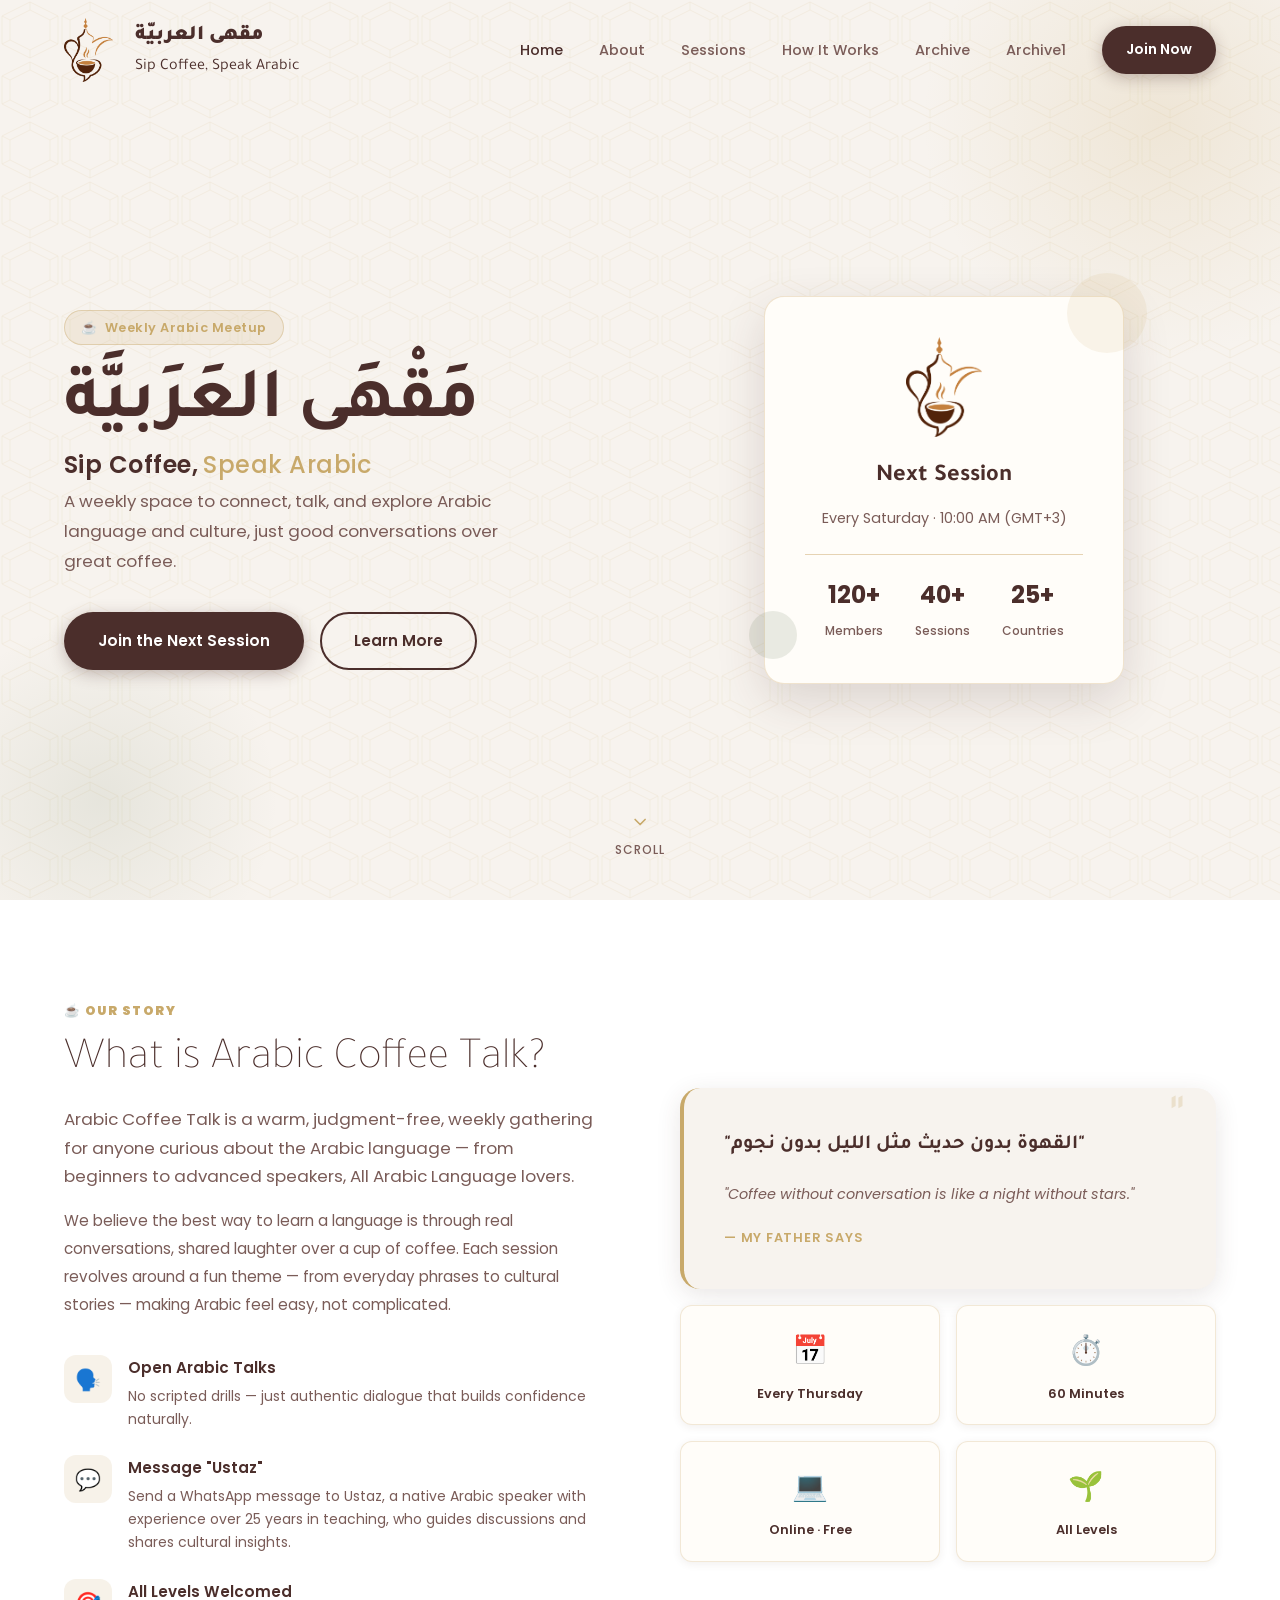
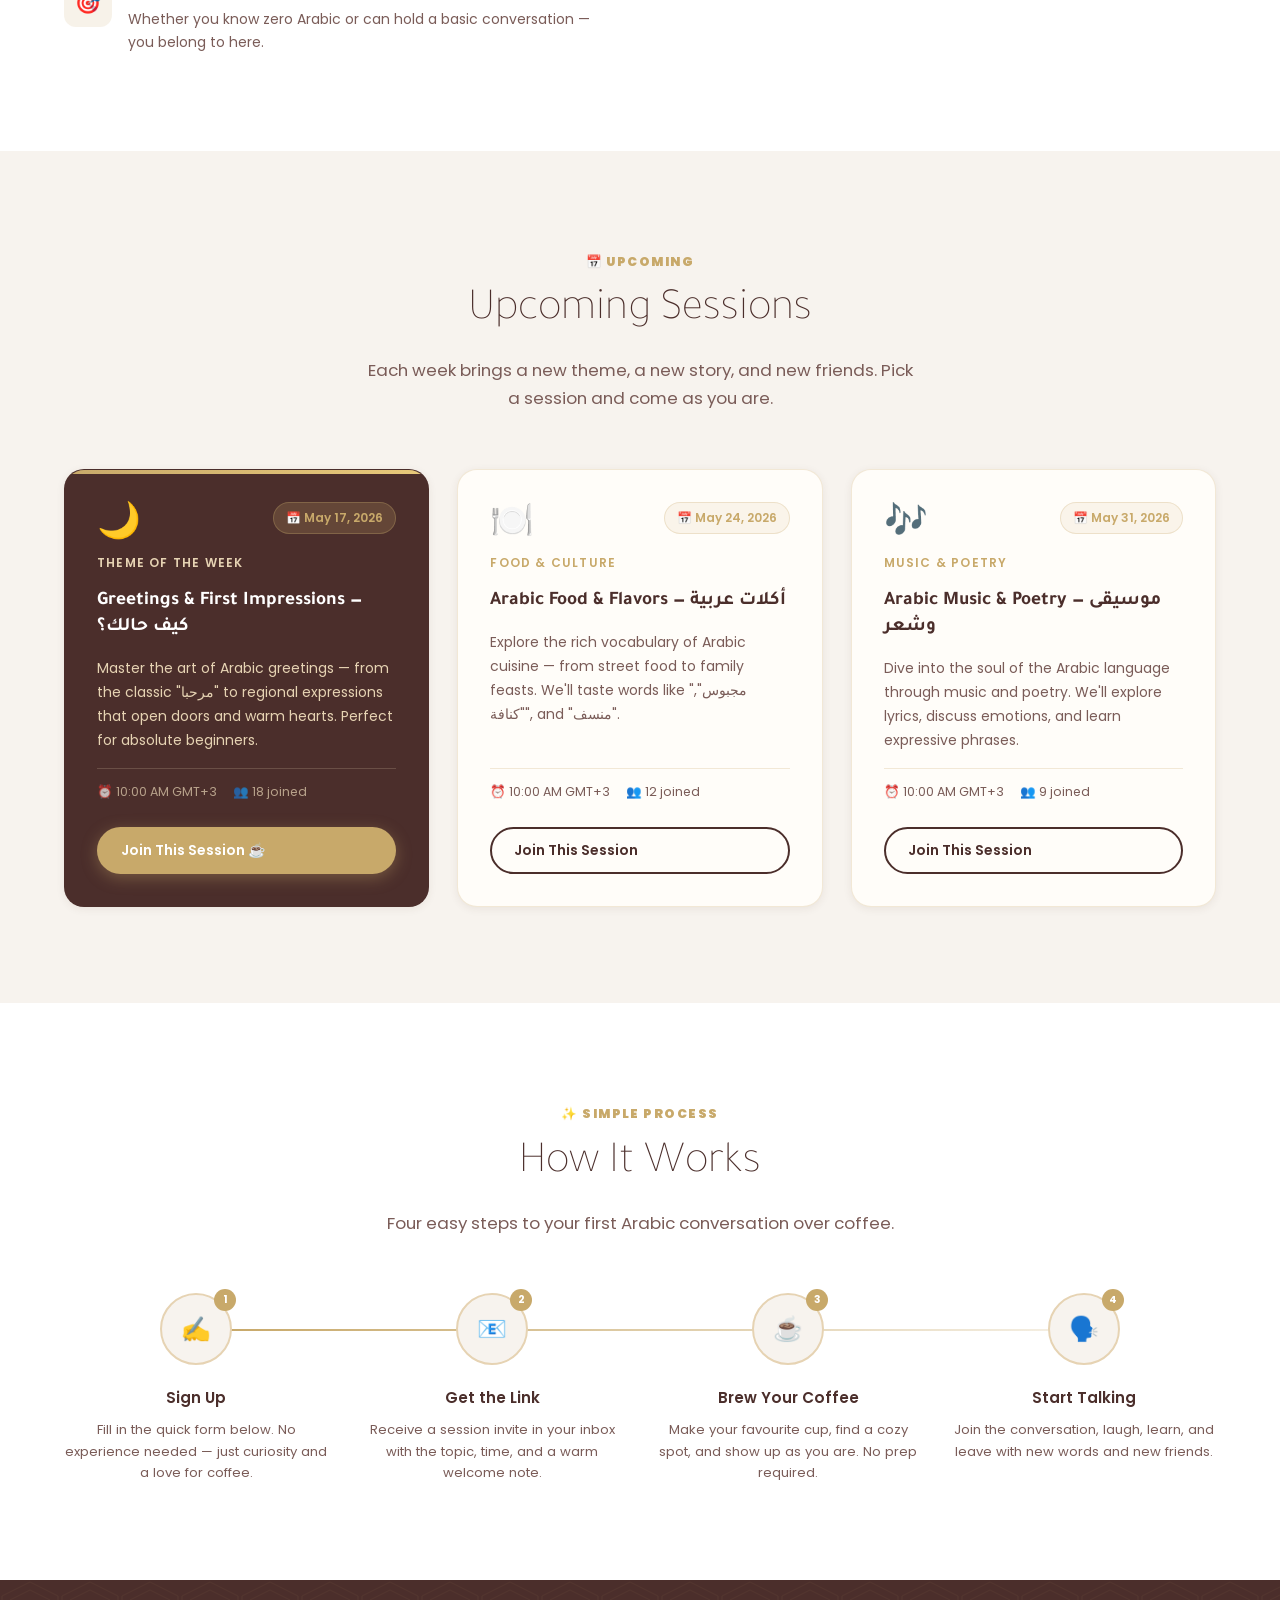
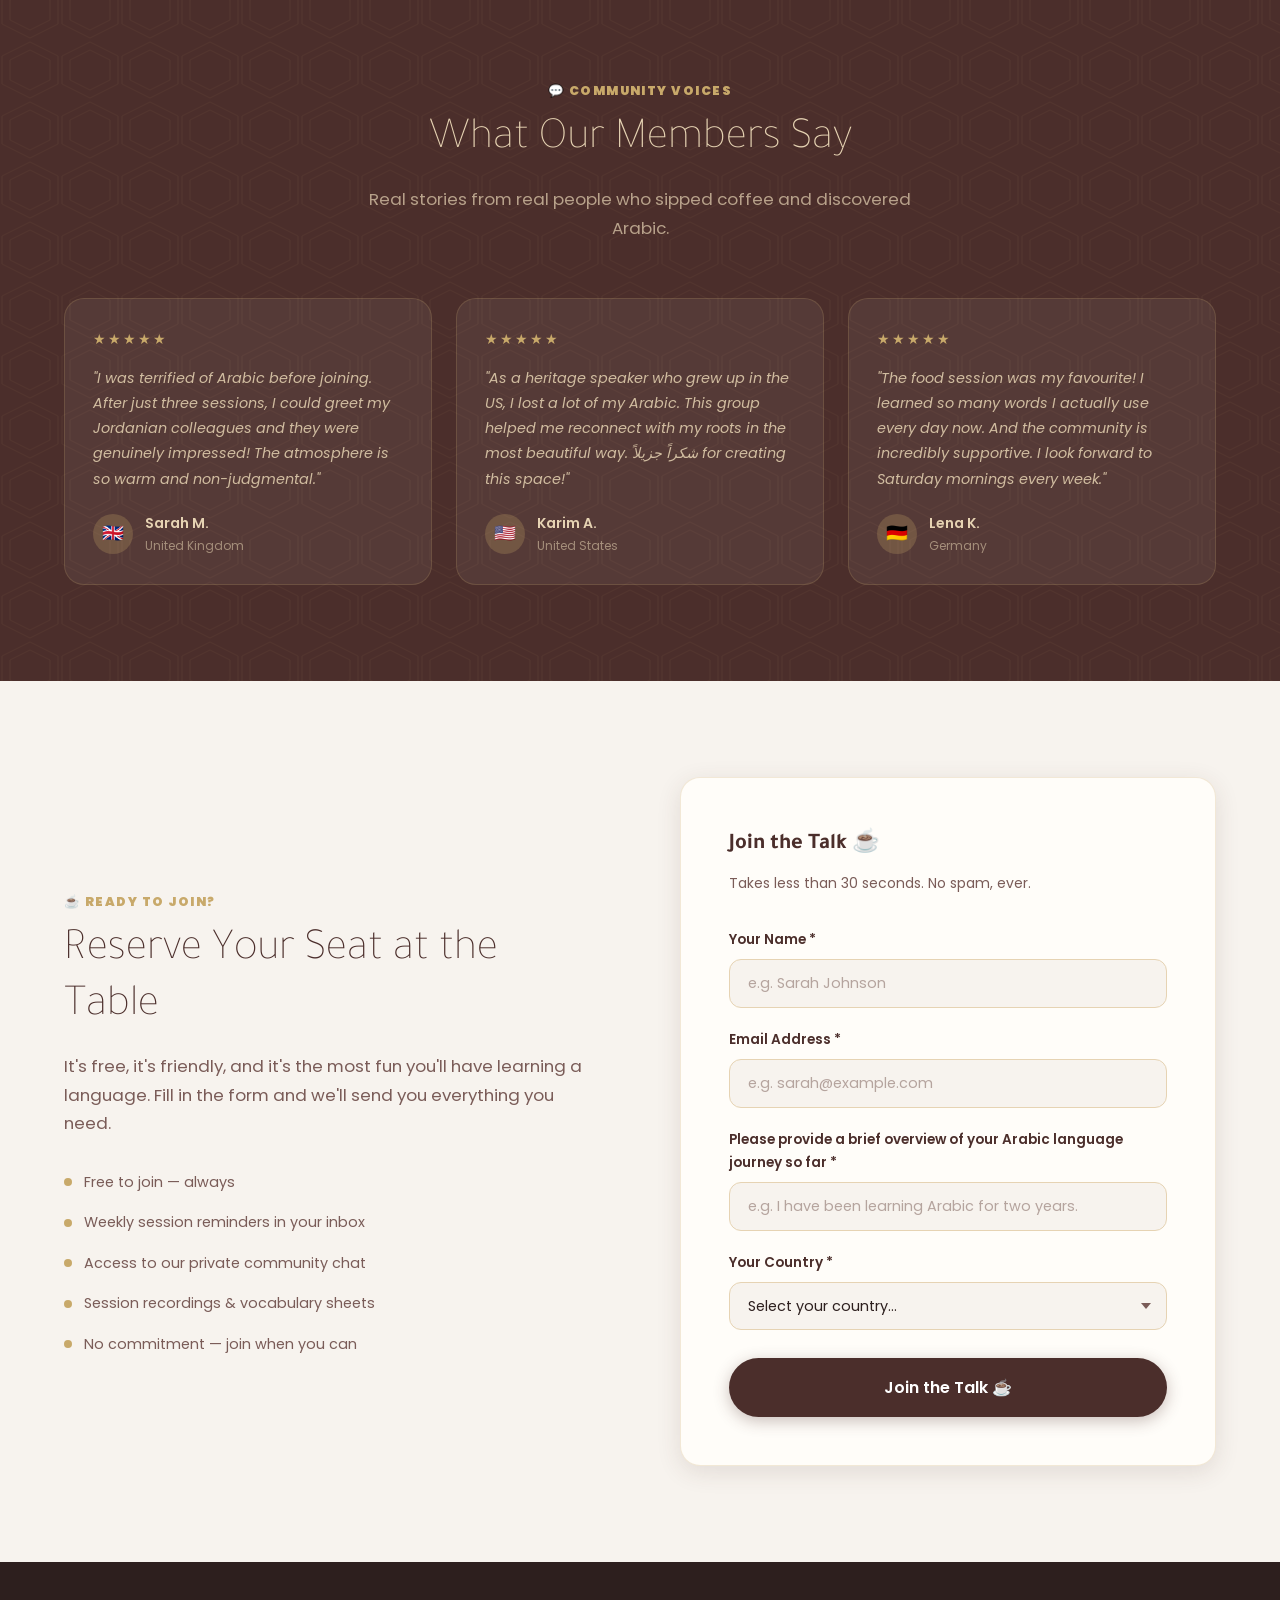
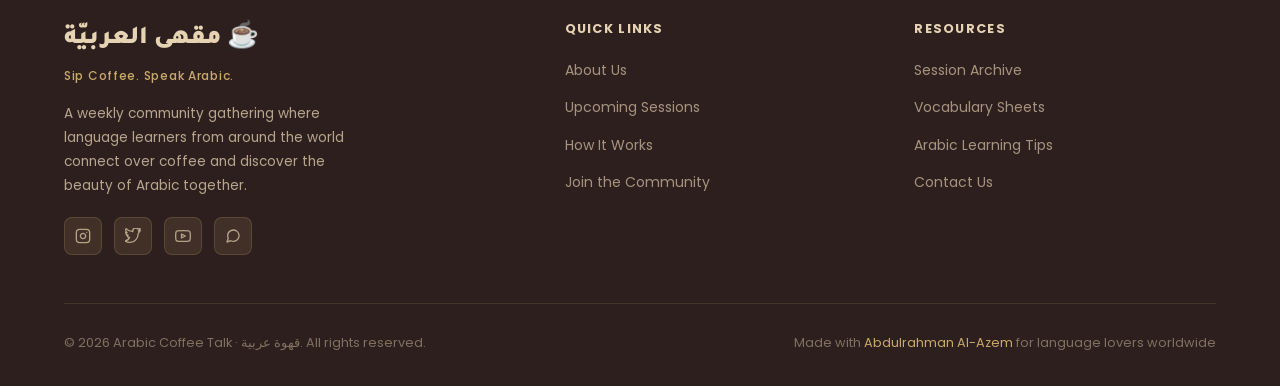
<file: index.html>
<!DOCTYPE html>
<html lang="en" dir="ltr">
<head>
  <meta charset="UTF-8" />
  <meta name="viewport" content="width=device-width, initial-scale=1.0" />
  <title>Arabic Coffee Talk | مقهى العربية</title>

  <!-- Google Fonts -->
  <link rel="preconnect" href="https://fonts.googleapis.com" />
  <link rel="preconnect" href="https://fonts.gstatic.com" crossorigin />
  <link
    href="https://fonts.googleapis.com/css2?family=Cairo:wght@400;600;700;900&family=Poppins:wght@300;400;500;600;700&display=swap"
    rel="stylesheet"
  />
  <link rel="stylesheet" href="style.css">


</head>

<body>

  <!-- ============================================================
       NAVIGATION
  ============================================================ -->
  <header>
    <nav class="navbar" id="navbar">
      <div class="container">
        <a href="#hero" class="nav-logo" aria-label="Arabic Coffee Talk home">
          <img src="Logo/PNG/Colored/icon.png" alt="" srcset="">
          <div class="text">
            <h1>مقهى العربيّة</h1>
            <h3>Sip Coffee, Speak Arabic</h3>
          </div>
          
        </a>

        <ul class="nav-links" role="navigation" aria-label="Main navigation">
          <li><a href="#hero">Home</a></li>
          <li><a href="#about">About</a></li>
          <li><a href="#sessions">Sessions</a></li>
          <li><a href="#how">How It Works</a></li>
          <li><a href="archive.html">Archive</a></li>
          <li><a href="archive1.html">Archive1</a></li>
          <li><a href="#join"><span class="btn btn-primary btn-sm">Join Now</span></a></li>
        </ul>

        <button class="nav-toggle" id="navToggle" aria-label="Toggle menu" aria-expanded="false">
          <span></span>
          <span></span>
          <span></span>
        </button>
      </div>

      <!-- Mobile menu -->
      <div class="nav-mobile" id="navMobile" role="navigation" aria-label="Mobile navigation">
        <a href="#about"    onclick="closeMobileMenu()">About</a>
        <a href="#sessions" onclick="closeMobileMenu()">Sessions</a>
        <a href="#how"      onclick="closeMobileMenu()">How It Works</a>
        <a href="#join"     onclick="closeMobileMenu()">Join Now ☕</a>
      </div>
    </nav>
  </header>

  <main>

    <!-- ============================================================
         HERO SECTION
    ============================================================ -->
    <section class="hero pattern-bg" id="hero" aria-label="Hero">
      <div class="container">

        <!-- Left: Content -->
        <div class="hero-content">
          <div class="hero-badge reveal">
            ☕ &nbsp;Weekly Arabic Meetup
          </div>

          <h1>
            <span class="hero-title-arabic reveal">مَقْهَى العَرَبيَّة</span>
            <br>
            <span class="hero-title-english reveal">Sip Coffee,</span>
            <span class="hero-title-english reveal2"> Speak Arabic</span>
          </h1>

          <p class="hero-description reveal">
            A weekly space to connect, talk, and explore Arabic language and culture, just good conversations over great coffee.
          </p>

          <div class="hero-actions reveal">
            <a href="#join" class="btn btn-primary">
              Join the Next Session 
            </a>
            <a href="#about" class="btn btn-outline">
              Learn More
            </a>
          </div>
        </div>

        <!-- Right: Visual card -->
        <div class="hero-visual reveal-right">
          <div class="hero-card">
            <div class="hero-deco hero-deco-1"></div>
            <div class="hero-deco hero-deco-2"></div>
            <div class="cc"><img class="hero-coffee-icon" src="Logo/PNG/Colored/icon.png" alt="" srcset="" style="height: 100px;justify-content: center;"></div>
            

            <p class="hero-card-title">Next Session</p>
            <p class="hero-card-text">Every Saturday · 10:00 AM (GMT+3)</p>

            <div class="hero-stats">
              <div class="hero-stat">
                <span class="hero-stat-number">120+</span>
                <span class="hero-stat-label">Members</span>
              </div>
              <div class="hero-stat">
                <span class="hero-stat-number">40+</span>
                <span class="hero-stat-label">Sessions</span>
              </div>
              <div class="hero-stat">
                <span class="hero-stat-number">25+</span>
                <span class="hero-stat-label">Countries</span>
              </div>
            </div>
          </div>
        </div>

      </div>

      <!-- Scroll indicator -->
      <div class="scroll-indicator" aria-hidden="true">
        <svg viewBox="0 0 24 24" fill="none" stroke-width="2" stroke-linecap="round" stroke-linejoin="round">
          <polyline points="6 9 12 15 18 9"></polyline>
        </svg>
        Scroll
      </div>
    </section>

    <!-- ============================================================
         ABOUT SECTION
    ============================================================ -->
    <section class="about section" id="about" aria-label="About">
      <div class="container">

        <!-- Left: Text -->
        <div class="about-text">
          <p class="section-label reveal-left">☕ Our Story</p>
          <h2 class="section-title reveal-left">What is Arabic Coffee Talk?</h2>
          <p class="section-subtitle reveal-left">
            Arabic Coffee Talk is a warm, judgment-free, weekly gathering for anyone curious
            about the Arabic language — from beginners to advanced speakers, All Arabic Language lovers.
          </p>

          <p class="reveal-left mt-16" style="font-size:0.95rem; color:var(--color-text-light); line-height:1.85;">
            We believe the best way to learn a language is through real conversations, shared
            laughter over a cup of coffee. Each session revolves around a fun theme — from
            everyday phrases to cultural stories — making Arabic feel easy, not complicated.
          </p>

          <div class="about-features">
            <div class="about-feature reveal-left">
              <div class="about-feature-icon">🗣️</div>
              <div class="about-feature-text">
                <h4>Open Arabic Talks</h4>
                <p>No scripted drills — just authentic dialogue that builds confidence naturally.</p>
              </div>
            </div>

            <div class="about-feature reveal-left">
              <div class="about-feature-icon">💬</div>
              <div class="about-feature-text">
                <h4>Message "Ustaz"</h4>
                <p>Send a WhatsApp message to Ustaz, a native Arabic speaker with experience over 25 years in teaching, who guides discussions and shares cultural insights.</p>
              </div>
            </div>

            <div class="about-feature reveal-left">
              <div class="about-feature-icon">🎯</div>
              <div class="about-feature-text">
                <h4>All Levels Welcomed</h4>
                <p>Whether you know zero Arabic or can hold a basic conversation — you belong to here.</p>
              </div>
            </div>
          </div>
        </div>

        <!-- Right: Visual -->
        <div class="about-visual reveal-right">
          <div class="about-quote-card">
            <span class="about-quote-mark" aria-hidden="true">"</span>
            <p class="about-quote-text">
              "القهوة بدون حديث مثل الليل بدون نجوم"
            </p>
            <p class="about-quote-translation">
              "Coffee without conversation is like a night without stars."
            </p>
            <p class="about-quote-author">— My Father says </p>
          </div>

          <div class="about-mini-cards mt-16">
            <div class="about-mini-card reveal">
              <div class="about-mini-card-icon">📅</div>
              <div class="about-mini-card-label">Every Thursday</div>
            </div>
            <div class="about-mini-card reveal">
              <div class="about-mini-card-icon">⏱️</div>
              <div class="about-mini-card-label">60 Minutes</div>
            </div>
            <div class="about-mini-card reveal">
              <div class="about-mini-card-icon">💻</div>
              <div class="about-mini-card-label">Online · Free</div>
            </div>
            <div class="about-mini-card reveal">
              <div class="about-mini-card-icon">🌱</div>
              <div class="about-mini-card-label">All Levels</div>
            </div>
          </div>
        </div>

      </div>
    </section>

    <!-- ============================================================
         UPCOMING SESSIONS
    ============================================================ -->
    <section class="sessions section" id="sessions" aria-label="Upcoming sessions">
      <div class="container">

        <div class="section-header centered">
          <p class="section-label reveal">📅 Upcoming</p>
          <h2 class="section-title reveal">Upcoming Sessions</h2>
          <p class="section-subtitle reveal">
            Each week brings a new theme, a new story, and new friends.
            Pick a session and come as you are.
          </p>
        </div>

        <div class="sessions-grid">

          <!-- Session Card 1 — Featured -->
          <article class="session-card featured reveal">
            <div class="session-header">
              <span class="session-emoji">🌙</span>
              <span class="session-date">📅 May 17, 2026</span>
            </div>
            <p class="session-topic">Theme of the Week</p>
            <h3 class="session-title">Greetings & First Impressions — كيف حالك؟</h3>
            <p class="session-desc">
              Master the art of Arabic greetings — from the classic "مرحبا" to regional
              expressions that open doors and warm hearts. Perfect for absolute beginners.
            </p>
            <div class="session-meta">
              <span>⏰ 10:00 AM GMT+3</span>
              <span>👥 18 joined</span>
            </div>
            <a href="#join" class="btn btn-gold btn-sm mt-8">Join This Session ☕</a>
          </article>

          <!-- Session Card 2 -->
          <article class="session-card reveal">
            <div class="session-header">
              <span class="session-emoji">🍽️</span>
              <span class="session-date">📅 May 24, 2026</span>
            </div>
            <p class="session-topic">Food & Culture</p>
            <h3 class="session-title">Arabic Food & Flavors — أكلات عربية</h3>
            <p class="session-desc">
              Explore the rich vocabulary of Arabic cuisine — from street food to
              family feasts. We'll taste words like "مجبوس", "كنافة", and "منسف".
            </p>
            <div class="session-meta">
              <span>⏰ 10:00 AM GMT+3</span>
              <span>👥 12 joined</span>
            </div>
            <a href="#join" class="btn btn-outline btn-sm mt-8">Join This Session</a>
          </article>

          <!-- Session Card 3 -->
          <article class="session-card reveal">
            <div class="session-header">
              <span class="session-emoji">🎶</span>
              <span class="session-date">📅 May 31, 2026</span>
            </div>
            <p class="session-topic">Music & Poetry</p>
            <h3 class="session-title">Arabic Music & Poetry — موسيقى وشعر</h3>
            <p class="session-desc">
              Dive into the soul of the Arabic language through music and poetry.
              We'll explore lyrics, discuss emotions, and learn expressive phrases.
            </p>
            <div class="session-meta">
              <span>⏰ 10:00 AM GMT+3</span>
              <span>👥 9 joined</span>
            </div>
            <a href="#join" class="btn btn-outline btn-sm mt-8">Join This Session</a>
          </article>

        </div>
      </div>
    </section>

    <!-- ============================================================
         HOW IT WORKS
    ============================================================ -->
    <section class="how-it-works section" id="how" aria-label="How it works">
      <div class="container">

        <div class="section-header centered">
          <p class="section-label reveal">✨ Simple Process</p>
          <h2 class="section-title reveal">How It Works</h2>
          <p class="section-subtitle reveal">
            Four easy steps to your first Arabic conversation over coffee.
          </p>
        </div>

        <div class="steps-grid">

          <div class="step reveal">
            <div class="step-number">
              ✍️
              <span class="step-count">1</span>
            </div>
            <h3 class="step-title">Sign Up</h3>
            <p class="step-desc">Fill in the quick form below. No experience needed — just curiosity and a love for coffee.</p>
          </div>

          <div class="step reveal">
            <div class="step-number">
              📧
              <span class="step-count">2</span>
            </div>
            <h3 class="step-title">Get the Link</h3>
            <p class="step-desc">Receive a session invite in your inbox with the topic, time, and a warm welcome note.</p>
          </div>

          <div class="step reveal">
            <div class="step-number">
              ☕
              <span class="step-count">3</span>
            </div>
            <h3 class="step-title">Brew Your Coffee</h3>
            <p class="step-desc">Make your favourite cup, find a cozy spot, and show up as you are. No prep required.</p>
          </div>

          <div class="step reveal">
            <div class="step-number">
              🗣️
              <span class="step-count">4</span>
            </div>
            <h3 class="step-title">Start Talking</h3>
            <p class="step-desc">Join the conversation, laugh, learn, and leave with new words and new friends.</p>
          </div>

        </div>
      </div>
    </section>

    <!-- ============================================================
         COMMUNITY / TESTIMONIALS
    ============================================================ -->
    <section class="community section" id="community" aria-label="Community voices">
      <div class="container">

        <div class="section-header centered">
          <p class="section-label reveal" style="color:var(--color-accent);">💬 Community Voices</p>
          <h2 class="section-title reveal">What Our Members Say</h2>
          <p class="section-subtitle reveal" style="margin-inline:auto;">
            Real stories from real people who sipped coffee and discovered Arabic.
          </p>
        </div>

        <div class="testimonials-grid">

          <div class="testimonial-card reveal">
            <div class="testimonial-stars">★★★★★</div>
            <p class="testimonial-text">
              "I was terrified of Arabic before joining. After just three sessions,
              I could greet my Jordanian colleagues and they were genuinely impressed!
              The atmosphere is so warm and non-judgmental."
            </p>
            <div class="testimonial-author">
              <div class="testimonial-avatar">🇬🇧</div>
              <div>
                <p class="testimonial-name">Sarah M.</p>
                <p class="testimonial-country">United Kingdom</p>
              </div>
            </div>
          </div>

          <div class="testimonial-card reveal">
            <div class="testimonial-stars">★★★★★</div>
            <p class="testimonial-text">
              "As a heritage speaker who grew up in the US, I lost a lot of my Arabic.
              This group helped me reconnect with my roots in the most beautiful way.
              شكراً جزيلاً for creating this space!"
            </p>
            <div class="testimonial-author">
              <div class="testimonial-avatar">🇺🇸</div>
              <div>
                <p class="testimonial-name">Karim A.</p>
                <p class="testimonial-country">United States</p>
              </div>
            </div>
          </div>

          <div class="testimonial-card reveal">
            <div class="testimonial-stars">★★★★★</div>
            <p class="testimonial-text">
              "The food session was my favourite! I learned so many words I actually
              use every day now. And the community is incredibly supportive.
              I look forward to Saturday mornings every week."
            </p>
            <div class="testimonial-author">
              <div class="testimonial-avatar">🇩🇪</div>
              <div>
                <p class="testimonial-name">Lena K.</p>
                <p class="testimonial-country">Germany</p>
              </div>
            </div>
          </div>

        </div>
      </div>
    </section>

    <!-- ============================================================
         JOIN FORM SECTION
    ============================================================ -->
    <section class="join-section section" id="join" aria-label="Join the community">
      <div class="container">
        <div class="join-wrapper">

          <!-- Left: Info -->
          <div class="join-info">
            <p class="section-label reveal-left">☕ Ready to Join?</p>
            <h2 class="section-title reveal-left">Reserve Your Seat at the Table</h2>
            <p class="section-subtitle reveal-left">
              It's free, it's friendly, and it's the most fun you'll have learning a language.
              Fill in the form and we'll send you everything you need.
            </p>

            <div class="join-perks">
              <div class="join-perk reveal-left">
                <span class="join-perk-dot"></span>
                Free to join — always
              </div>
              <div class="join-perk reveal-left">
                <span class="join-perk-dot"></span>
                Weekly session reminders in your inbox
              </div>
              <div class="join-perk reveal-left">
                <span class="join-perk-dot"></span>
                Access to our private community chat
              </div>
              <div class="join-perk reveal-left">
                <span class="join-perk-dot"></span>
                Session recordings & vocabulary sheets
              </div>
              <div class="join-perk reveal-left">
                <span class="join-perk-dot"></span>
                No commitment — join when you can
              </div>
            </div>
          </div>

          <!-- Right: Form -->
          <div class="form-card reveal-right">

            <!-- Form content -->
            <div id="formContent">
              <h3 class="form-card-title">Join the Talk ☕</h3>
              <p class="form-card-subtitle">Takes less than 30 seconds. No spam, ever.</p>

              <form id="joinForm" novalidate>

                <!-- Name -->
                <div class="form-group">
                  <label class="form-label" for="name">Your Name *</label>
                  <input
                    class="form-input"
                    type="text"
                    id="name"
                    name="name"
                    placeholder="e.g. Sarah Johnson"
                    autocomplete="name"
                  />
                  <span class="form-error-msg" id="nameError">Please enter your name.</span>
                </div>

                <!-- Email -->
                <div class="form-group">
                  <label class="form-label" for="email">Email Address *</label>
                  <input
                    class="form-input"
                    type="email"
                    id="email"
                    name="email"
                    placeholder="e.g. sarah@example.com"
                    autocomplete="email"
                  />
                  <span class="form-error-msg" id="emailError">Please enter a valid email address.</span>
                </div>
                <div class="form-group">
                  <label class="form-label" for="text">Please provide a brief overview of your Arabic language journey so far *</label>
                  <input
                    class="form-input"
                    type="text"
                    id="text"
                    name="text"
                    placeholder="e.g. I have been learning Arabic for two years."
                    autocomplete="email"
                  />
                  <span class="form-error-msg" id="textError">Please provide an overview of your Arabic language journey.</span>
                </div>

                <!-- Country -->
                <div class="form-group">
                  <label class="form-label" for="country">Your Country *</label>
                  <div class="select-wrapper">
                    <select class="form-select" id="country" name="country">
                      <option value="" disabled selected>Select your country…</option>
                      <option>Afghanistan</option><option>Albania</option><option>Algeria</option>
                      <option>Argentina</option><option>Australia</option><option>Austria</option>
                      <option>Bahrain</option><option>Bangladesh</option><option>Belgium</option>
                      <option>Brazil</option><option>Canada</option><option>China</option>
                      <option>Colombia</option><option>Croatia</option><option>Czech Republic</option>
                      <option>Denmark</option><option>Egypt</option><option>Ethiopia</option>
                      <option>Finland</option><option>France</option><option>Germany</option>
                      <option>Ghana</option><option>Greece</option><option>Hungary</option>
                      <option>India</option><option>Indonesia</option><option>Iran</option>
                      <option>Iraq</option><option>Ireland</option><option>Israel</option>
                      <option>Italy</option><option>Japan</option><option>Jordan</option>
                      <option>Kenya</option><option>Kuwait</option><option>Lebanon</option>
                      <option>Libya</option><option>Malaysia</option><option>Mexico</option>
                      <option>Morocco</option><option>Netherlands</option><option>New Zealand</option>
                      <option>Nigeria</option><option>Norway</option><option>Oman</option>
                      <option>Pakistan</option><option>Palestine</option><option>Philippines</option>
                      <option>Poland</option><option>Portugal</option><option>Qatar</option>
                      <option>Romania</option><option>Russia</option><option>Saudi Arabia</option>
                      <option>Senegal</option><option>Singapore</option><option>South Africa</option>
                      <option>South Korea</option><option>Spain</option><option>Sudan</option>
                      <option>Sweden</option><option>Switzerland</option><option>Syria</option>
                      <option>Thailand</option><option>Tunisia</option><option>Turkey</option>
                      <option>UAE</option><option>Uganda</option><option>Ukraine</option>
                      <option>United Kingdom</option><option>United States</option>
                      <option>Yemen</option><option>Other</option>
                    </select>
                  </div>
                  <span class="form-error-msg" id="countryError">Please select your country.</span>
                </div>

                <button type="submit" class="btn btn-primary btn-submit">
                  Join the Talk ☕
                </button>

              </form>
            </div>

            <!-- Success message (hidden initially) -->
            <div class="form-success" id="formSuccess" aria-live="polite">
              <span class="form-success-icon">🎉</span>
              <h3 class="form-success-title">أهلاً وسهلاً! Welcome!</h3>
              <p class="form-success-text">
                You're in! Check your inbox for session details.<br/>
                We can't wait to share a virtual coffee with you. ☕
              </p>
            </div>

          </div>
        </div>
      </div>
    </section>

  </main>

  <!-- ============================================================
       FOOTER
  ============================================================ -->
  <footer class="footer" aria-label="Site footer">
    <div class="container">

      <div class="footer-grid">

        <!-- Brand -->
        <div class="footer-brand">
          <span class="footer-logo-arabic">مقهى العربيّة ☕</span>
          <span class="footer-logo-tagline">Sip Coffee. Speak Arabic.</span>
          <p class="footer-brand-desc">
            A weekly community gathering where language learners from around the world
            connect over coffee and discover the beauty of Arabic together.
          </p>

          <div class="footer-social" aria-label="Social media links">
            <!-- Instagram placeholder -->
            <a href="#" class="footer-social-link" aria-label="Instagram" title="Instagram">
              <svg width="16" height="16" viewBox="0 0 24 24" fill="none" stroke="currentColor" stroke-width="2" stroke-linecap="round" stroke-linejoin="round">
                <rect x="2" y="2" width="20" height="20" rx="5" ry="5"></rect>
                <path d="M16 11.37A4 4 0 1 1 12.63 8 4 4 0 0 1 16 11.37z"></path>
                <line x1="17.5" y1="6.5" x2="17.51" y2="6.5"></line>
              </svg>
            </a>
            <!-- Twitter / X placeholder -->
            <a href="#" class="footer-social-link" aria-label="Twitter" title="Twitter / X">
              <svg width="16" height="16" viewBox="0 0 24 24" fill="none" stroke="currentColor" stroke-width="2" stroke-linecap="round" stroke-linejoin="round">
                <path d="M23 3a10.9 10.9 0 0 1-3.14 1.53A4.48 4.48 0 0 0 22.43.36a9 9 0 0 1-2.88 1.1A4.52 4.52 0 0 0 16.11 0c-2.5 0-4.52 2.02-4.52 4.52 0 .35.04.7.11 1.03C7.69 5.37 4.07 3.58 1.64.9a4.52 4.52 0 0 0-.61 2.27c0 1.57.8 2.95 2.01 3.76a4.5 4.5 0 0 1-2.05-.57v.06c0 2.19 1.56 4.02 3.63 4.43a4.56 4.56 0 0 1-2.04.08c.57 1.79 2.24 3.09 4.21 3.13A9.05 9.05 0 0 1 0 19.54a12.77 12.77 0 0 0 6.92 2.03c8.3 0 12.84-6.88 12.84-12.85 0-.2 0-.39-.01-.58A9.17 9.17 0 0 0 23 3z"></path>
              </svg>
            </a>
            <!-- YouTube placeholder -->
            <a href="#" class="footer-social-link" aria-label="YouTube" title="YouTube">
              <svg width="16" height="16" viewBox="0 0 24 24" fill="none" stroke="currentColor" stroke-width="2" stroke-linecap="round" stroke-linejoin="round">
                <path d="M22.54 6.42a2.78 2.78 0 0 0-1.95-1.96C18.88 4 12 4 12 4s-6.88 0-8.59.46A2.78 2.78 0 0 0 1.46 6.42 29 29 0 0 0 1 12a29 29 0 0 0 .46 5.58 2.78 2.78 0 0 0 1.95 1.96C5.12 20 12 20 12 20s6.88 0 8.59-.46a2.78 2.78 0 0 0 1.95-1.96A29 29 0 0 0 23 12a29 29 0 0 0-.46-5.58z"></path>
                <polygon points="9.75 15.02 15.5 12 9.75 8.98 9.75 15.02"></polygon>
              </svg>
            </a>
            <!-- WhatsApp placeholder -->
            <a href="#" class="footer-social-link" aria-label="WhatsApp" title="WhatsApp Community">
              <svg width="16" height="16" viewBox="0 0 24 24" fill="none" stroke="currentColor" stroke-width="2" stroke-linecap="round" stroke-linejoin="round">
                <path d="M21 11.5a8.38 8.38 0 0 1-.9 3.8 8.5 8.5 0 0 1-7.6 4.7 8.38 8.38 0 0 1-3.8-.9L3 21l1.9-5.7a8.38 8.38 0 0 1-.9-3.8 8.5 8.5 0 0 1 4.7-7.6 8.38 8.38 0 0 1 3.8-.9h.5a8.48 8.48 0 0 1 8 8v.5z"></path>
              </svg>
            </a>
          </div>
        </div>

        <!-- Quick links -->
        <div>
          <p class="footer-col-title">Quick Links</p>
          <ul class="footer-links">
            <li><a href="#about">About Us</a></li>
            <li><a href="#sessions">Upcoming Sessions</a></li>
            <li><a href="#how">How It Works</a></li>
            <li><a href="#join">Join the Community</a></li>
          </ul>
        </div>

        <!-- Resources -->
        <div>
          <p class="footer-col-title">Resources</p>
          <ul class="footer-links">
            <li><a href="#">Session Archive</a></li>
            <li><a href="#">Vocabulary Sheets</a></li>
            <li><a href="#">Arabic Learning Tips</a></li>
            <li><a href="#">Contact Us</a></li>
          </ul>
        </div>

      </div>

      <!-- Bottom bar -->
      <div class="footer-bottom">
        <p class="footer-copyright">
          © 2026 Arabic Coffee Talk · قهوة عربية. All rights reserved.
        </p>
        <p class="footer-made-with">
          Made with <span>Abdulrahman Al-Azem</span> for language lovers worldwide
        </p>
      </div>

    </div>
  </footer>


  <!-- ============================================================
       JAVASCRIPT
  ============================================================ -->
  <script>
    /* ============================================================
       1. NAVBAR — scroll effect & mobile toggle
    ============================================================ */
    const navbar    = document.getElementById('navbar');
    const navToggle = document.getElementById('navToggle');
    const navMobile = document.getElementById('navMobile');

    // Sticky navbar style on scroll
    window.addEventListener('scroll', () => {
      if (window.scrollY > 40) {
        navbar.classList.add('scrolled');
      } else {
        navbar.classList.remove('scrolled');
      }
    }, { passive: true });

    // Mobile menu toggle
    navToggle.addEventListener('click', () => {
      const isOpen = navMobile.classList.toggle('open');
      navToggle.classList.toggle('open', isOpen);
      navToggle.setAttribute('aria-expanded', String(isOpen));
    });

    // Close mobile menu helper
    function closeMobileMenu() {
      navMobile.classList.remove('open');
      navToggle.classList.remove('open');
      navToggle.setAttribute('aria-expanded', 'false');
    }

    // Close mobile menu on outside click
    document.addEventListener('click', (e) => {
      if (!navbar.contains(e.target)) {
        closeMobileMenu();
      }
    });

    /* ============================================================
       2. SMOOTH SCROLL for anchor links
    ============================================================ */
    document.querySelectorAll('a[href^="#"]').forEach(anchor => {
      anchor.addEventListener('click', function (e) {
        const target = document.querySelector(this.getAttribute('href'));
        if (target) {
          e.preventDefault();
          const offset = 80; // navbar height
          const top = target.getBoundingClientRect().top + window.scrollY - offset;
          window.scrollTo({ top, behavior: 'smooth' });
        }
      });
    });

    /* ============================================================
       3. SCROLL REVEAL ANIMATION (IntersectionObserver)
    ============================================================ */
    const revealClasses = ['.reveal', '.reveal-left', '.reveal-right'];
    const allRevealEls  = document.querySelectorAll(revealClasses.join(','));

    // Stagger delay for sibling elements in the same parent
    function applyStaggerDelay() {
      const parents = new Map();
      allRevealEls.forEach(el => {
        const parent = el.parentElement;
        if (!parents.has(parent)) parents.set(parent, []);
        parents.get(parent).push(el);
      });

      parents.forEach(children => {
        if (children.length > 1) {
          children.forEach((child, i) => {
            child.style.transitionDelay = `${i * 0.1}s`;
          });
        }
      });
    }

    applyStaggerDelay();

    const revealObserver = new IntersectionObserver(
      (entries) => {
        entries.forEach(entry => {
          if (entry.isIntersecting) {
            entry.target.classList.add('visible');
            revealObserver.unobserve(entry.target); // animate once
          }
        });
      },
      { threshold: 0.12, rootMargin: '0px 0px -40px 0px' }
    );

    allRevealEls.forEach(el => revealObserver.observe(el));

    /* ============================================================
       4. FORM VALIDATION & SUBMISSION
    ============================================================ */
    const joinForm    = document.getElementById('joinForm');
    const formContent = document.getElementById('formContent');
    const formSuccess = document.getElementById('formSuccess');

    // Helper: show error
    function showError(inputEl, errorEl, message) {
      inputEl.classList.add('error');
      errorEl.textContent = message;
      errorEl.classList.add('visible');
    }

    // Helper: clear error
    function clearError(inputEl, errorEl) {
      inputEl.classList.remove('error');
      errorEl.classList.remove('visible');
    }

    // Real-time validation on blur
    const nameInput    = document.getElementById('name');
    const emailInput   = document.getElementById('email');
    const countryInput = document.getElementById('country');

    const nameError    = document.getElementById('nameError');
    const emailError   = document.getElementById('emailError');
    const countryError = document.getElementById('countryError');

    nameInput.addEventListener('blur', () => {
      if (nameInput.value.trim().length < 2) {
        showError(nameInput, nameError, 'Please enter your full name (at least 2 characters).');
      } else {
        clearError(nameInput, nameError);
      }
    });

    emailInput.addEventListener('blur', () => {
      const emailRegex = /^[^\s@]+@[^\s@]+\.[^\s@]+$/;
      if (!emailRegex.test(emailInput.value.trim())) {
        showError(emailInput, emailError, 'Please enter a valid email address.');
      } else {
        clearError(emailInput, emailError);
      }
    });

    countryInput.addEventListener('change', () => {
      if (!countryInput.value) {
        showError(countryInput, countryError, 'Please select your country.');
      } else {
        clearError(countryInput, countryError);
      }
    });

    // Form submit
    joinForm.addEventListener('submit', (e) => {
      e.preventDefault();

      let valid = true;
      const emailRegex = /^[^\s@]+@[^\s@]+\.[^\s@]+$/;

      // Validate name
      if (nameInput.value.trim().length < 2) {
        showError(nameInput, nameError, 'Please enter your full name (at least 2 characters).');
        valid = false;
      } else {
        clearError(nameInput, nameError);
      }

      // Validate email
      if (!emailRegex.test(emailInput.value.trim())) {
        showError(emailInput, emailError, 'Please enter a valid email address.');
        valid = false;
      } else {
        clearError(emailInput, emailError);
      }

      // Validate country
      if (!countryInput.value) {
        showError(countryInput, countryError, 'Please select your country.');
        valid = false;
      } else {
        clearError(countryInput, countryError);
      }

      if (!valid) return;

      // Simulate async submission
      const submitBtn = joinForm.querySelector('[type="submit"]');
      submitBtn.textContent = 'Sending…';
      submitBtn.disabled = true;

      setTimeout(() => {
        // Hide form, show success
        joinForm.style.display = 'none';
        document.querySelector('.form-card-title').style.display = 'none';
        document.querySelector('.form-card-subtitle').style.display = 'none';
        formSuccess.classList.add('visible');
      }, 900);
    });

    /* ============================================================
       5. ACTIVE NAV LINK HIGHLIGHTING on scroll
    ============================================================ */
    const sections    = document.querySelectorAll('section[id]');
    const navAnchors  = document.querySelectorAll('.nav-links a[href^="#"]');

    const sectionObserver = new IntersectionObserver(
      (entries) => {
        entries.forEach(entry => {
          if (entry.isIntersecting) {
            navAnchors.forEach(a => {
              a.style.color = '';
              if (a.getAttribute('href') === `#${entry.target.id}`) {
                a.style.color = 'var(--color-primary)';
              }
            });
          }
        });
      },
      { threshold: 0.4 }
    );

    sections.forEach(s => sectionObserver.observe(s));

    /* ============================================================
       6. HERO COFFEE ICON — parallax tilt on mousemove
    ============================================================ */
    const heroCard = document.querySelector('.hero-card');
    if (heroCard) {
      document.addEventListener('mousemove', (e) => {
        const { innerWidth, innerHeight } = window;
        const x = (e.clientX / innerWidth  - 0.5) * 10;
        const y = (e.clientY / innerHeight - 0.5) * 10;
        heroCard.style.transform = `perspective(800px) rotateY(${x}deg) rotateX(${-y}deg)`;
      });

      document.addEventListener('mouseleave', () => {
        heroCard.style.transform = 'perspective(800px) rotateY(0deg) rotateX(0deg)';
      });
    }
  </script>

</body>
</html>
</file>
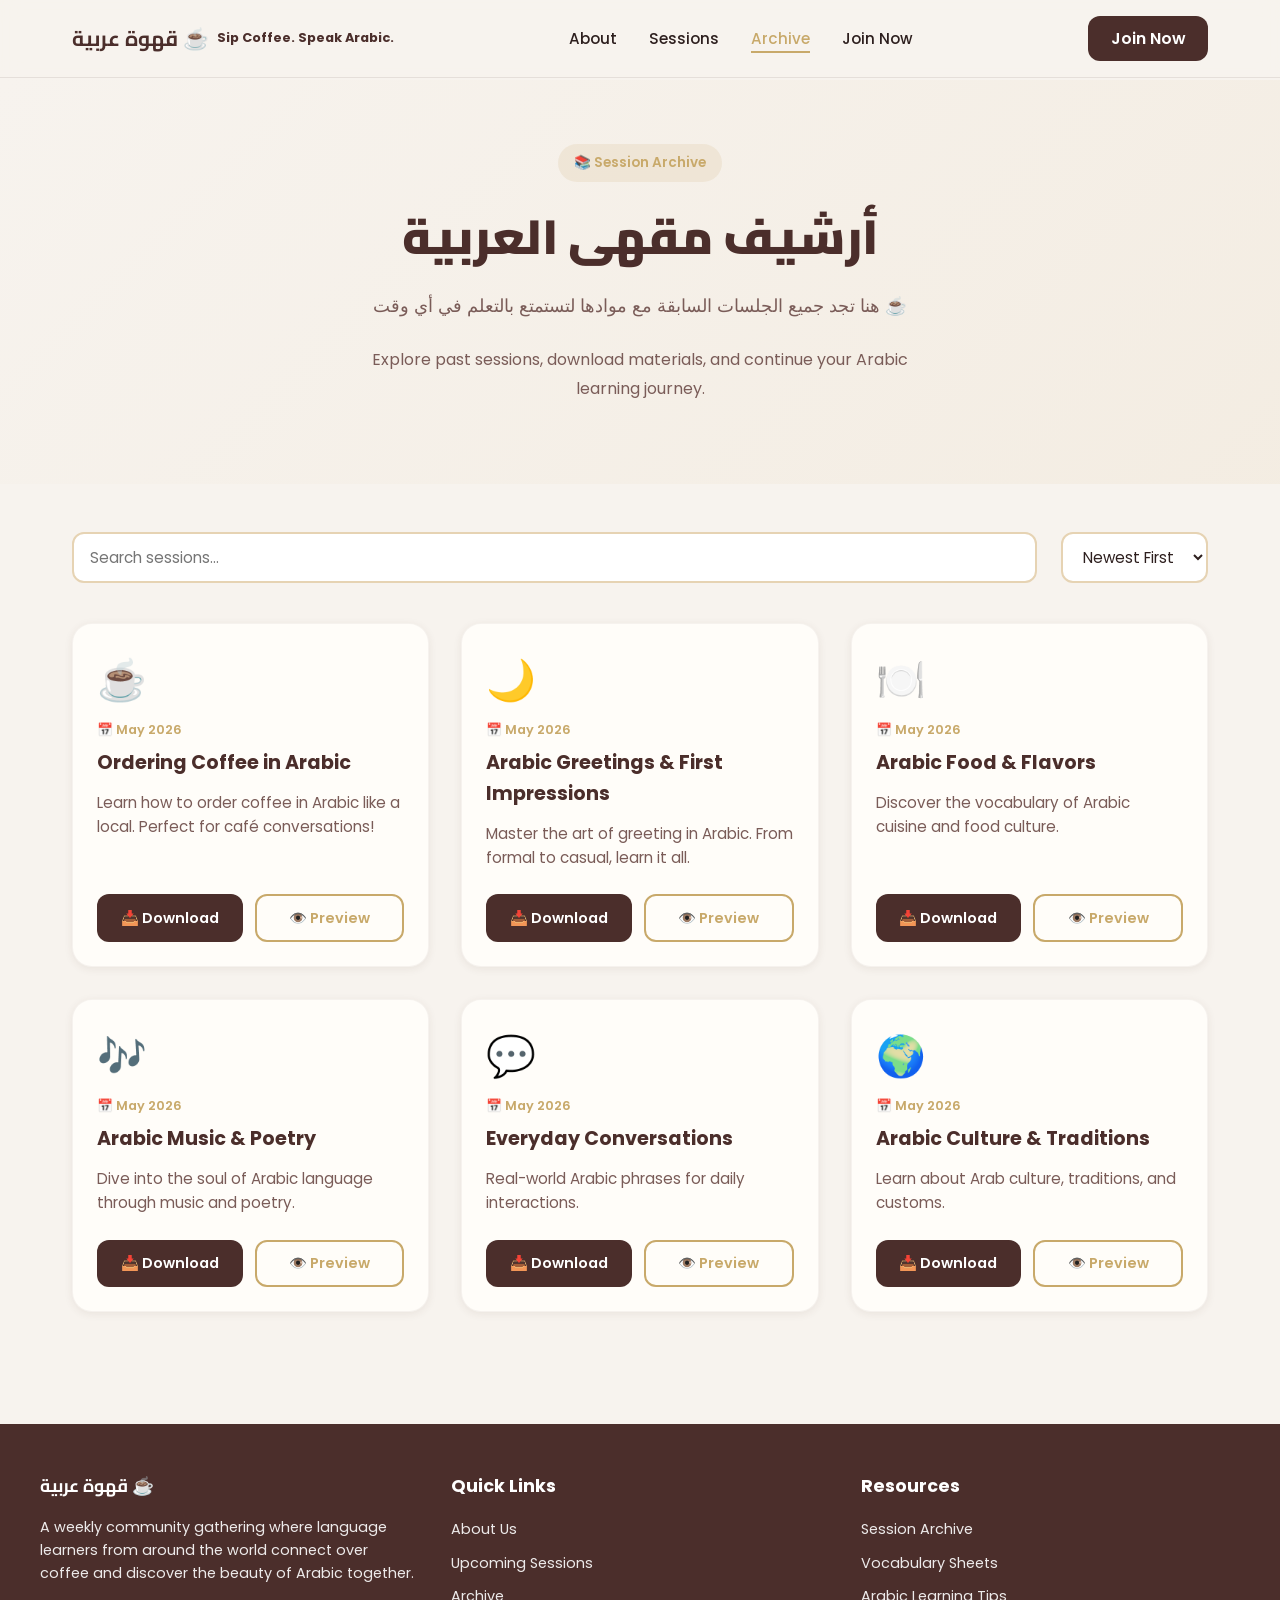
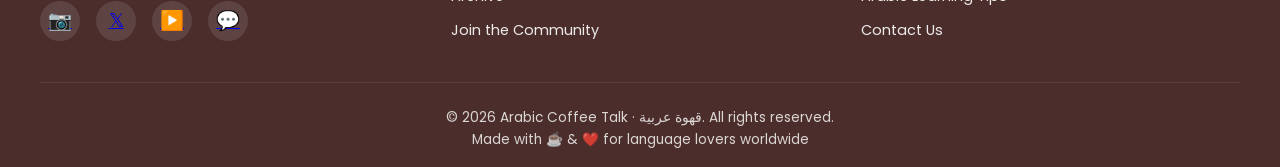
<file: archive.html>
<!DOCTYPE html>
<html lang="en" dir="ltr">
<head>
  <meta charset="UTF-8" />
  <meta name="viewport" content="width=device-width, initial-scale=1.0" />
  <title>Archive | Arabic Coffee Talk | قهوة عربية</title>

  <!-- Google Fonts -->
  <link rel="preconnect" href="https://fonts.googleapis.com" />
  <link rel="preconnect" href="https://fonts.gstatic.com" crossorigin />
  <link
    href="https://fonts.googleapis.com/css2?family=Cairo:wght@400;600;700;900&family=Poppins:wght@300;400;500;600;700&display=swap"
    rel="stylesheet"
  />

  <style>
    /* ============================================================
       CSS CUSTOM PROPERTIES (Design Tokens)
    ============================================================ */
    :root {
      --color-primary:    #4B2E2B;
      --color-secondary:  #E6D3B3;
      --color-bg:         #F7F3EE;
      --color-accent:     #C8A96A;
      --color-olive:      #6B7D5C;
      --color-text:       #2D1F1E;
      --color-text-light: #7A5C58;
      --color-white:      #FFFFFF;
      --color-card-bg:    #FFFDF9;

      --font-arabic:  'Cairo', sans-serif;
      --font-english: 'Poppins', sans-serif;

      --radius-sm:  8px;
      --radius-md:  12px;
      --radius-lg:  20px;
      --radius-xl:  32px;

      --shadow-sm:  0 2px 8px rgba(75, 46, 43, 0.08);
      --shadow-md:  0 6px 24px rgba(75, 46, 43, 0.12);
      --shadow-lg:  0 16px 48px rgba(75, 46, 43, 0.16);

      --max-width: 1200px;
      --transition: 0.3s ease;
    }

    /* ============================================================
       RESET & BASE
    ============================================================ */
    *, *::before, *::after {
      margin: 0;
      padding: 0;
      box-sizing: border-box;
    }

    html {
      scroll-behavior: smooth;
    }

    body {
      font-family: var(--font-english);
      background-color: var(--color-bg);
      color: var(--color-text);
      line-height: 1.6;
    }

    /* ============================================================
       NAVBAR
    ============================================================ */
    nav {
      position: fixed;
      top: 0;
      left: 0;
      right: 0;
      z-index: 1000;
      background: rgba(247, 243, 238, 0.95);
      backdrop-filter: blur(10px);
      border-bottom: 1px solid rgba(75, 46, 43, 0.1);
      transition: all var(--transition);
    }

    nav.scrolled {
      background: rgba(247, 243, 238, 0.98);
      box-shadow: var(--shadow-md);
    }

    .nav-container {
      max-width: var(--max-width);
      margin: 0 auto;
      padding: 1rem 2rem;
      display: flex;
      justify-content: space-between;
      align-items: center;
    }

    .nav-logo {
      font-size: 1.3rem;
      font-weight: 700;
      color: var(--color-primary);
      text-decoration: none;
      display: flex;
      align-items: center;
      gap: 0.5rem;
      font-family: var(--font-arabic);
    }

    .nav-links {
      display: flex;
      gap: 2rem;
      list-style: none;
    }

    .nav-links a {
      text-decoration: none;
      color: var(--color-text);
      font-weight: 500;
      font-size: 0.95rem;
      position: relative;
      transition: color var(--transition);
    }

    .nav-links a::after {
      content: '';
      position: absolute;
      bottom: -4px;
      left: 0;
      width: 0;
      height: 2px;
      background: var(--color-accent);
      transition: width var(--transition);
    }

    .nav-links a:hover::after {
      width: 100%;
    }

    .nav-links a.active {
      color: var(--color-accent);
    }

    .nav-links a.active::after {
      width: 100%;
    }

    .nav-cta {
      background: var(--color-primary);
      color: var(--color-white);
      padding: 0.6rem 1.4rem;
      border-radius: var(--radius-md);
      text-decoration: none;
      font-weight: 600;
      transition: all var(--transition);
    }

    .nav-cta:hover {
      background: var(--color-accent);
      transform: translateY(-2px);
    }

    /* Mobile Menu */
    .hamburger {
      display: none;
      flex-direction: column;
      cursor: pointer;
      gap: 5px;
    }

    .hamburger span {
      width: 25px;
      height: 3px;
      background: var(--color-primary);
      border-radius: 2px;
      transition: all var(--transition);
    }

    @media (max-width: 768px) {
      .hamburger {
        display: flex;
      }

      .nav-links {
        display: none;
      }

      .nav-cta {
        display: none;
      }
    }

    /* ============================================================
       HERO SECTION
    ============================================================ */
    .hero {
      margin-top: 80px;
      padding: 4rem 2rem;
      background: linear-gradient(135deg, var(--color-bg) 0%, rgba(230, 211, 179, 0.2) 100%);
      text-align: center;
    }

    .hero-content {
      max-width: var(--max-width);
      margin: 0 auto;
    }

    .hero-badge {
      display: inline-block;
      background: rgba(200, 169, 106, 0.15);
      color: var(--color-accent);
      padding: 0.5rem 1rem;
      border-radius: var(--radius-lg);
      font-size: 0.85rem;
      font-weight: 600;
      margin-bottom: 1rem;
    }

    .hero h1 {
      font-size: 3rem;
      font-family: var(--font-arabic);
      color: var(--color-primary);
      margin-bottom: 0.5rem;
      font-weight: 900;
    }

    .hero p {
      font-size: 1.1rem;
      color: var(--color-text-light);
      max-width: 600px;
      margin: 1rem auto;
      line-height: 1.8;
    }

    /* ============================================================
       MAIN CONTENT
    ============================================================ */
    main {
      max-width: var(--max-width);
      margin: 0 auto;
      padding: 3rem 2rem;
    }

    /* Filter & Search Section */
    .filter-section {
      display: flex;
      gap: 1.5rem;
      margin-bottom: 2.5rem;
      flex-wrap: wrap;
      align-items: center;
    }

    .search-box {
      flex: 1;
      min-width: 250px;
      position: relative;
    }

    .search-box input {
      width: 100%;
      padding: 0.75rem 1rem;
      border: 2px solid var(--color-secondary);
      border-radius: var(--radius-md);
      font-family: var(--font-english);
      font-size: 0.95rem;
      transition: all var(--transition);
      background: var(--color-white);
    }

    .search-box input:focus {
      outline: none;
      border-color: var(--color-accent);
      box-shadow: 0 0 0 3px rgba(200, 169, 106, 0.1);
    }

    .sort-select {
      padding: 0.75rem 1rem;
      border: 2px solid var(--color-secondary);
      border-radius: var(--radius-md);
      font-family: var(--font-english);
      font-size: 0.95rem;
      background: var(--color-white);
      cursor: pointer;
      transition: all var(--transition);
      color: var(--color-text);
    }

    .sort-select:focus {
      outline: none;
      border-color: var(--color-accent);
      box-shadow: 0 0 0 3px rgba(200, 169, 106, 0.1);
    }

    /* Sessions Grid */
    .sessions-grid {
      display: grid;
      grid-template-columns: repeat(auto-fill, minmax(300px, 1fr));
      gap: 2rem;
    }

    .session-card {
      background: var(--color-card-bg);
      border-radius: var(--radius-lg);
      padding: 1.5rem;
      box-shadow: var(--shadow-sm);
      transition: all var(--transition);
      border: 1px solid rgba(75, 46, 43, 0.05);
      display: flex;
      flex-direction: column;
    }

    .session-card:hover {
      transform: translateY(-8px);
      box-shadow: var(--shadow-lg);
    }

    .session-emoji {
      font-size: 2.5rem;
      margin-bottom: 0.5rem;
    }

    .session-date {
      font-size: 0.8rem;
      color: var(--color-accent);
      font-weight: 600;
      margin-bottom: 0.5rem;
    }

    .session-title {
      font-size: 1.2rem;
      font-weight: 700;
      color: var(--color-primary);
      margin-bottom: 0.75rem;
      font-family: var(--font-english);
    }

    .session-description {
      font-size: 0.95rem;
      color: var(--color-text-light);
      margin-bottom: 1.5rem;
      flex-grow: 1;
      line-height: 1.6;
    }

    .session-actions {
      display: flex;
      gap: 0.75rem;
    }

    .btn {
      flex: 1;
      padding: 0.7rem 1rem;
      border: none;
      border-radius: var(--radius-md);
      font-family: var(--font-english);
      font-size: 0.9rem;
      font-weight: 600;
      cursor: pointer;
      transition: all var(--transition);
      text-decoration: none;
      display: inline-flex;
      align-items: center;
      justify-content: center;
      gap: 0.5rem;
    }

    .btn-download {
      background: var(--color-primary);
      color: var(--color-white);
    }

    .btn-download:hover {
      background: var(--color-accent);
      transform: translateY(-2px);
    }

    .btn-preview {
      background: transparent;
      border: 2px solid var(--color-accent);
      color: var(--color-accent);
    }

    .btn-preview:hover {
      background: var(--color-accent);
      color: var(--color-white);
      transform: translateY(-2px);
    }

    /* ============================================================
       MODALS - OVERLAY & BASE STYLES
    ============================================================ */
    .modal-overlay {
      position: fixed;
      top: 0;
      left: 0;
      right: 0;
      bottom: 0;
      background: rgba(0, 0, 0, 0.5);
      display: none;
      align-items: center;
      justify-content: center;
      z-index: 2000;
      padding: 1rem;
      animation: fadeIn 0.3s ease;
    }

    .modal-overlay.active {
      display: flex;
    }

    @keyframes fadeIn {
      from {
        opacity: 0;
      }
      to {
        opacity: 1;
      }
    }

    @keyframes slideUp {
      from {
        transform: scale(0.95) translateY(20px);
        opacity: 0;
      }
      to {
        transform: scale(1) translateY(0);
        opacity: 1;
      }
    }

    .modal-content {
      background: var(--color-white);
      border-radius: var(--radius-lg);
      box-shadow: var(--shadow-lg);
      max-width: 500px;
      width: 100%;
      animation: slideUp 0.3s ease;
      position: relative;
    }

    .modal-header {
      display: flex;
      justify-content: space-between;
      align-items: center;
      padding: 1.5rem;
      border-bottom: 1px solid rgba(75, 46, 43, 0.1);
    }

    .modal-header h2 {
      font-size: 1.3rem;
      color: var(--color-primary);
      margin: 0;
    }

    .modal-close {
      background: none;
      border: none;
      font-size: 1.5rem;
      cursor: pointer;
      color: var(--color-text-light);
      transition: all var(--transition);
      width: 32px;
      height: 32px;
      display: flex;
      align-items: center;
      justify-content: center;
      border-radius: var(--radius-sm);
    }

    .modal-close:hover {
      background: var(--color-bg);
      color: var(--color-primary);
    }

    .modal-body {
      padding: 1.5rem;
    }

    .modal-description {
      color: var(--color-text-light);
      margin-bottom: 1.5rem;
      line-height: 1.6;
    }

    /* ============================================================
       DOWNLOAD MODAL
    ============================================================ */
    .download-options {
      display: flex;
      flex-direction: column;
      gap: 1rem;
    }

    .download-btn {
      padding: 1rem;
      border: 2px solid var(--color-secondary);
      border-radius: var(--radius-md);
      background: var(--color-white);
      cursor: pointer;
      font-family: var(--font-english);
      font-size: 1rem;
      font-weight: 600;
      color: var(--color-primary);
      transition: all var(--transition);
      display: flex;
      align-items: center;
      justify-content: center;
      gap: 0.75rem;
    }

    .download-btn:hover {
      background: var(--color-accent);
      border-color: var(--color-accent);
      color: var(--color-white);
      transform: translateY(-2px);
    }

    /* ============================================================
       PREVIEW MODAL
    ============================================================ */
    .preview-modal-content {
      max-width: 700px;
      max-height: 85vh;
      overflow-y: auto;
    }

    .preview-modal-content::-webkit-scrollbar {
      width: 8px;
    }

    .preview-modal-content::-webkit-scrollbar-track {
      background: var(--color-bg);
      border-radius: 10px;
    }

    .preview-modal-content::-webkit-scrollbar-thumb {
      background: var(--color-accent);
      border-radius: 10px;
    }

    .preview-modal-content::-webkit-scrollbar-thumb:hover {
      background: var(--color-primary);
    }

    .audio-player-section {
      margin-bottom: 2rem;
      padding-bottom: 1.5rem;
      border-bottom: 2px solid var(--color-secondary);
    }

    .audio-player-label {
      font-size: 0.9rem;
      font-weight: 600;
      color: var(--color-text-light);
      margin-bottom: 0.75rem;
      display: block;
      text-transform: uppercase;
      letter-spacing: 0.5px;
    }

    audio {
      width: 100%;
      height: 40px;
      border-radius: var(--radius-md);
      background: var(--color-bg);
    }

    audio::-webkit-media-controls-panel {
      background-color: var(--color-secondary);
    }

    .text-content {
      font-family: var(--font-arabic);
      line-height: 2;
      color: var(--color-text);
      font-size: 1.1rem;
    }

    .text-content p {
      margin-bottom: 1rem;
      text-align: justify;
    }

    .text-content strong {
      color: var(--color-primary);
      font-weight: 700;
    }

    .text-content em {
      color: var(--color-accent);
      font-style: italic;
    }

    /* ============================================================
       FOOTER
    ============================================================ */
    footer {
      background: var(--color-primary);
      color: var(--color-white);
      padding: 3rem 2rem 1rem;
      margin-top: 4rem;
    }

    .footer-container {
      max-width: var(--max-width);
      margin: 0 auto;
    }

    .footer-content {
      display: grid;
      grid-template-columns: repeat(auto-fit, minmax(250px, 1fr));
      gap: 2rem;
      margin-bottom: 2rem;
    }

    .footer-section h3 {
      font-size: 1.1rem;
      margin-bottom: 1rem;
      font-weight: 700;
    }

    .footer-section p {
      font-size: 0.9rem;
      line-height: 1.6;
      opacity: 0.9;
    }

    .footer-links {
      list-style: none;
    }

    .footer-links li {
      margin-bottom: 0.5rem;
    }

    .footer-links a {
      color: var(--color-white);
      text-decoration: none;
      font-size: 0.9rem;
      transition: all var(--transition);
      opacity: 0.9;
    }

    .footer-links a:hover {
      opacity: 1;
      color: var(--color-accent);
    }

    .social-icons {
      display: flex;
      gap: 1rem;
      margin-top: 1rem;
    }

    .social-icons a {
      width: 40px;
      height: 40px;
      background: rgba(255, 255, 255, 0.1);
      border-radius: 50%;
      display: flex;
      align-items: center;
      justify-content: center;
      font-size: 1.2rem;
      transition: all var(--transition);
    }

    .social-icons a:hover {
      background: var(--color-accent);
      transform: translateY(-3px);
    }

    .footer-bottom {
      border-top: 1px solid rgba(255, 255, 255, 0.1);
      padding-top: 1.5rem;
      text-align: center;
      font-size: 0.85rem;
      opacity: 0.8;
    }

    /* ============================================================
       RESPONSIVE DESIGN
    ============================================================ */
    @media (max-width: 768px) {
      .hero h1 {
        font-size: 2rem;
      }

      .hero p {
        font-size: 1rem;
      }

      .filter-section {
        flex-direction: column;
      }

      .search-box {
        min-width: unset;
      }

      .sessions-grid {
        grid-template-columns: 1fr;
      }

      .nav-links {
        display: none;
      }

      .modal-content {
        max-width: 90%;
      }

      .preview-modal-content {
        max-height: 80vh;
      }
    }

    @media (max-width: 480px) {
      main {
        padding: 2rem 1rem;
      }

      .hero {
        padding: 2rem 1rem;
      }

      .hero h1 {
        font-size: 1.5rem;
      }

      .session-actions {
        flex-direction: column;
      }

      .btn {
        width: 100%;
      }
    }

    /* ============================================================
       UTILITY CLASSES
    ============================================================ */
    .hidden {
      display: none !important;
    }

    .no-results {
      text-align: center;
      padding: 3rem 1rem;
      color: var(--color-text-light);
    }

    .no-results p {
      font-size: 1.1rem;
      margin-bottom: 0.5rem;
    }
  </style>
</head>

<body>
  <!-- ============================================================
       NAVBAR
  ============================================================ -->
  <nav id="navbar">
    <div class="nav-container">
      <a href="index.html" class="nav-logo">
        قهوة عربية ☕
        <span style="font-family: var(--font-english); font-size: 0.8rem;">Sip Coffee. Speak Arabic.</span>
      </a>
      <ul class="nav-links">
        <li><a href="index.html#about">About</a></li>
        <li><a href="index.html#sessions">Sessions</a></li>
        <li><a href="archive.html" class="active">Archive</a></li>
        <li><a href="index.html#join">Join Now</a></li>
      </ul>
      <a href="index.html#join" class="nav-cta">Join Now</a>
      <div class="hamburger">
        <span></span>
        <span></span>
        <span></span>
      </div>
    </div>
  </nav>

  <!-- ============================================================
       HERO SECTION
  ============================================================ -->
  <section class="hero">
    <div class="hero-content">
      <div class="hero-badge">📚 Session Archive</div>
      <h1>أرشيف مقهى العربية</h1>
      <p>هنا تجد جميع الجلسات السابقة مع موادها لتستمتع بالتعلم في أي وقت ☕</p>
      <p style="font-size: 1rem; margin-top: 1.5rem;">Explore past sessions, download materials, and continue your Arabic learning journey.</p>
    </div>
  </section>

  <!-- ============================================================
       MAIN CONTENT
  ============================================================ -->
  <main>
    <!-- Filter & Search -->
    <div class="filter-section">
      <div class="search-box">
        <input
          type="text"
          id="searchInput"
          placeholder="Search sessions..."
          aria-label="Search sessions"
        />
      </div>
      <select id="sortSelect" class="sort-select" aria-label="Sort sessions">
        <option value="newest">Newest First</option>
        <option value="oldest">Oldest First</option>
        <option value="title">Title (A-Z)</option>
      </select>
    </div>

    <!-- Sessions Grid -->
    <div class="sessions-grid" id="sessionsGrid">
      <!-- Dynamically populated by JavaScript -->
    </div>

    <!-- No Results Message -->
    <div class="no-results hidden" id="noResults">
      <p>No sessions found matching your search.</p>
      <p style="font-size: 0.9rem;">Try adjusting your filters or search terms.</p>
    </div>
  </main>

  <!-- ============================================================
       DOWNLOAD MODAL
  ============================================================ -->
  <div class="modal-overlay" id="downloadModal">
    <div class="modal-content">
      <div class="modal-header">
        <h2>Download Session Materials</h2>
        <button class="modal-close" aria-label="Close modal" data-modal="downloadModal">✕</button>
      </div>
      <div class="modal-body">
        <p class="modal-description">Choose what you want to download from this session:</p>
        <div class="download-options">
          <button class="download-btn" id="downloadPdfBtn">
            📄 Download PDF
          </button>
          <button class="download-btn" id="downloadAudioBtn">
            🎵 Download Audio
          </button>
        </div>
      </div>
    </div>
  </div>

  <!-- ============================================================
       PREVIEW MODAL
  ============================================================ -->
  <div class="modal-overlay" id="previewModal">
    <div class="modal-content preview-modal-content">
      <div class="modal-header">
        <h2 id="previewTitle">Session Title</h2>
        <button class="modal-close" aria-label="Close modal" data-modal="previewModal">✕</button>
      </div>
      <div class="modal-body">
        <!-- Audio Player Section -->
        <div class="audio-player-section">
          <label class="audio-player-label">🎧 Audio Recording</label>
          <audio id="previewAudio" controls>
            <source src="" type="audio/mpeg" />
            Your browser does not support the audio element.
          </audio>
        </div>

        <!-- Text Content Section -->
        <div class="text-content" id="previewContent">
          <!-- Dynamically populated -->
        </div>
      </div>
    </div>
  </div>

  <!-- ============================================================
       FOOTER
  ============================================================ -->
  <footer>
    <div class="footer-container">
      <div class="footer-content">
        <!-- Brand Section -->
        <div class="footer-section">
          <h3 style="font-family: var(--font-arabic);">قهوة عربية ☕</h3>
          <p>A weekly community gathering where language learners from around the world connect over coffee and discover the beauty of Arabic together.</p>
          <div class="social-icons">
            <a href="#" title="Instagram">📷</a>
            <a href="#" title="Twitter">𝕏</a>
            <a href="#" title="YouTube">▶️</a>
            <a href="#" title="WhatsApp">💬</a>
          </div>
        </div>

        <!-- Quick Links -->
        <div class="footer-section">
          <h3>Quick Links</h3>
          <ul class="footer-links">
            <li><a href="index.html#about">About Us</a></li>
            <li><a href="index.html#sessions">Upcoming Sessions</a></li>
            <li><a href="archive.html">Archive</a></li>
            <li><a href="index.html#join">Join the Community</a></li>
          </ul>
        </div>

        <!-- Resources -->
        <div class="footer-section">
          <h3>Resources</h3>
          <ul class="footer-links">
            <li><a href="archive.html">Session Archive</a></li>
            <li><a href="#">Vocabulary Sheets</a></li>
            <li><a href="#">Arabic Learning Tips</a></li>
            <li><a href="#">Contact Us</a></li>
          </ul>
        </div>
      </div>

      <!-- Footer Bottom -->
      <div class="footer-bottom">
        <p>© 2026 Arabic Coffee Talk · قهوة عربية. All rights reserved.</p>
        <p>Made with ☕ & ❤️ for language lovers worldwide</p>
      </div>
    </div>
  </footer>

  <!-- ============================================================
       JAVASCRIPT
  ============================================================ -->
  <script>
    // ============================================================
    // DATA: Session Information with Audio & PDF Paths
    // ============================================================
    const sessions = [
      {
        id: 1,
        emoji: '☕',
        title: 'Ordering Coffee in Arabic',
        date: 'May 2026',
        description: 'Learn how to order coffee in Arabic like a local. Perfect for café conversations!',
        pdfPath: '/materials/session-1-ordering-coffee.pdf',
        audioPath: '/materials/session-1-ordering-coffee.mp3',
        content: `
          <p><strong>أهلاً وسهلاً!</strong> Welcome to our first session. في هذه الجلسة، سنتعلم كيفية طلب القهوة باللغة العربية.</p>
          
          <p><strong>Key Phrases:</strong></p>
          <p>• أريد قهوة سوداء (I want black coffee)<br/>
          • قهوة مع الحليب (Coffee with milk)<br/>
          • قهوة بدون سكر (Coffee without sugar)<br/>
          • كوب صغير (Small cup)<br/>
          • كوب كبير (Large cup)</p>
          
          <p><strong>Dialogue:</strong></p>
          <p>السلام عليكم ورحمة الله وبركاته<br/>
          - مرحباً! ماذا تريد؟<br/>
          - أريد قهوة سوداء من فضلك<br/>
          - تفضل! هنا قهوتك<br/>
          - شكراً جزيلاً!<br/>
          - عفواً!</p>
          
          <p><em>Practice these phrases daily to build confidence in café conversations!</em></p>
        `
      },
      {
        id: 2,
        emoji: '🌙',
        title: 'Arabic Greetings & First Impressions',
        date: 'May 2026',
        description: 'Master the art of greeting in Arabic. From formal to casual, learn it all.',
        pdfPath: '/materials/session-2-greetings.pdf',
        audioPath: '/materials/session-2-greetings.mp3',
        content: `
          <p><strong>السلام عليكم ورحمة الله وبركاته</strong> - The most formal greeting meaning "Peace be upon you and God's mercy and blessings."</p>
          
          <p><strong>Formal Greetings:</strong></p>
          <p>• السلام عليكم (As-salamu alaikum) - Peace be upon you<br/>
          • صباح الخير (Sabah al-khair) - Good morning<br/>
          • مساء الخير (Masaa al-khair) - Good evening<br/>
          • كيف حالك؟ (Kayf halak?) - How are you? (male)</p>
          
          <p><strong>Casual Greetings:</strong></p>
          <p>• مرحبا (Marhaba) - Hello<br/>
          • كيفك؟ (Keefak?) - How are you? (informal)<br/>
          • أنا بخير (Ana bekhair) - I'm fine<br/>
          • الحمد لله (Al-hamdu lillah) - Thank God</p>
          
          <p><strong>Response Phrases:</strong></p>
          <p>• وعليكم السلام ورحمة الله وبركاته (Wa alaikum as-salam wa rahmat Allah wa barakatuh) - And upon you be peace, God's mercy, and blessings</p>
          
          <p><em>Remember: Greetings are the foundation of respectful communication in Arabic culture!</em></p>
        `
      },
      {
        id: 3,
        emoji: '🍽️',
        title: 'Arabic Food & Flavors',
        date: 'May 2026',
        description: 'Discover the vocabulary of Arabic cuisine and food culture.',
        pdfPath: '/materials/session-3-food.pdf',
        audioPath: '/materials/session-3-food.mp3',
        content: `
          <p><strong>الطعام العربي</strong> - Arabic food is rich in flavors and cultural significance. Let's explore the vocabulary!</p>
          
          <p><strong>Common Dishes:</strong></p>
          <p>• الفلافل (Al-falafel) - Fried chickpea balls<br/>
          • الحمص (Al-hummus) - Chickpea dip<br/>
          • الكباب (Al-kebab) - Grilled meat skewers<br/>
          • الشاورما (Al-shawarma) - Rotisserie meat<br/>
          • الفتوش (Al-fattoush) - Salad with pita chips</p>
          
          <p><strong>Spices & Flavors:</strong></p>
          <p>• الزعتر (Az-zaatar) - Thyme<br/>
          • الكمون (Al-cumin) - Cumin<br/>
          • الفلفل (Al-filfil) - Pepper<br/>
          • الملح (Al-milh) - Salt<br/>
          • الثوم (At-thoom) - Garlic</p>
          
          <p><strong>Useful Phrases:</strong></p>
          <p>• هذا لذيذ جداً (Haza lazeez jiddan) - This is very delicious<br/>
          • أنا جائع (Ana jaae) - I'm hungry<br/>
          • الفاتورة من فضلك (Al-fatura min fadlak) - The bill, please</p>
          
          <p><em>Food is a universal language that brings people together!</em></p>
        `
      },
      {
        id: 4,
        emoji: '🎶',
        title: 'Arabic Music & Poetry',
        date: 'May 2026',
        description: 'Dive into the soul of Arabic language through music and poetry.',
        pdfPath: '/materials/session-4-music.pdf',
        audioPath: '/materials/session-4-music.mp3',
        content: `
          <p><strong>الموسيقى والشعر العربي</strong> - Arabic music and poetry are windows into the culture and emotions of the Arab world.</p>
          
          <p><strong>Musical Terms:</strong></p>
          <p>• الموسيقى (Al-museeqa) - Music<br/>
          • الأغنية (Al-ughnya) - Song<br/>
          • الشاعر (Ash-shair) - Poet<br/>
          • الشعر (Ash-shir) - Poetry<br/>
          • الآلة (Al-ala) - Instrument</p>
          
          <p><strong>Famous Instruments:</strong></p>
          <p>• العود (Al-oud) - Oud (lute)<br/>
          • الناي (An-nay) - Ney (flute)<br/>
          • الطبل (At-tabl) - Drum<br/>
          • القانون (Al-qanun) - Qanun (zither)</p>
          
          <p><strong>Poetry Appreciation:</strong></p>
          <p>• البيت (Al-bayt) - Verse<br/>
          • القافية (Al-qafiya) - Rhyme<br/>
          • الوزن (Al-wazn) - Meter<br/>
          • الجمال (Al-jamal) - Beauty</p>
          
          <p><em>Through music and poetry, we connect with the heart of Arabic culture!</em></p>
        `
      },
      {
        id: 5,
        emoji: '💬',
        title: 'Everyday Conversations',
        date: 'May 2026',
        description: 'Real-world Arabic phrases for daily interactions.',
        pdfPath: '/materials/session-5-conversations.pdf',
        audioPath: '/materials/session-5-conversations.mp3',
        content: `
          <p><strong>المحادثات اليومية</strong> - Master the phrases you'll actually use in everyday situations!</p>
          
          <p><strong>At the Market:</strong></p>
          <p>• كم السعر؟ (Kam as-siar?) - What's the price?<br/>
          • هذا غالي جداً (Haza ghali jiddan) - This is too expensive<br/>
          • هل لديك شيء أرخص؟ (Hal ladayka shay arkhas?) - Do you have something cheaper?</p>
          
          <p><strong>In a Taxi:</strong></p>
          <p>• أين تذهب؟ (Ayna tadhab?) - Where are you going?<br/>
          • إلى الفندق من فضلك (Ila al-funduq min fadlak) - To the hotel, please<br/>
          • كم الأجرة؟ (Kam al-ujra?) - How much is the fare?</p>
          
          <p><strong>Making Friends:</strong></p>
          <p>• ما اسمك؟ (Ma asmak?) - What's your name?<br/>
          • أنا سعيد بلقائك (Ana saeed biliqaek) - I'm happy to meet you<br/>
          • من أين أنت؟ (Min ayna anta?) - Where are you from?</p>
          
          <p><em>Practice these phrases and you'll be conversing naturally in no time!</em></p>
        `
      },
      {
        id: 6,
        emoji: '🌍',
        title: 'Arabic Culture & Traditions',
        date: 'May 2026',
        description: 'Learn about Arab culture, traditions, and customs.',
        pdfPath: '/materials/session-6-culture.pdf',
        audioPath: '/materials/session-6-culture.mp3',
        content: `
          <p><strong>الثقافة والتقاليد العربية</strong> - Understanding culture is key to truly understanding a language.</p>
          
          <p><strong>Important Traditions:</strong></p>
          <p>• الضيافة (Ad-diyafa) - Hospitality - a cornerstone of Arab culture<br/>
          • الاحترام (Al-ihtiraam) - Respect for elders<br/>
          • الأسرة (Al-usra) - Family values are central<br/>
          • الكرم (Al-karam) - Generosity</p>
          
          <p><strong>Celebrations:</strong></p>
          <p>• العيد (Al-eid) - Festival/Holiday<br/>
          • عيد الفطر (Eid al-Fitr) - Festival after Ramadan<br/>
          • عيد الأضحى (Eid al-Adha) - Festival of Sacrifice<br/>
          • حفل الزفاف (Hafal az-zifaf) - Wedding celebration</p>
          
          <p><strong>Cultural Values:</strong></p>
          <p>• الشرف (Ash-sharaf) - Honor<br/>
          • الكرامة (Al-karama) - Dignity<br/>
          • الوفاء (Al-wafa) - Loyalty<br/>
          • الصداقة (As-sadaqa) - Friendship</p>
          
          <p><em>Culture and language are inseparable - learn one to truly master the other!</em></p>
        `
      }
    ];

    // ============================================================
    // STATE & VARIABLES
    // ============================================================
    let filteredSessions = [...sessions];
    let currentSessionId = null;

    // ============================================================
    // UTILITY FUNCTIONS
    // ============================================================

    /**
     * Close a modal by ID
     */
    function closeModal(modalId) {
      const modal = document.getElementById(modalId);
      if (modal) {
        modal.classList.remove('active');
      }
    }

    /**
     * Open a modal by ID
     */
    function openModal(modalId) {
      const modal = document.getElementById(modalId);
      if (modal) {
        modal.classList.add('active');
      }
    }

    /**
     * Simulate file download
     */
    function downloadFile(filename) {
      // In a real app, this would trigger an actual download
      // For demo purposes, we'll show a success message
      const link = document.createElement('a');
      link.href = filename;
      link.download = filename.split('/').pop();
      document.body.appendChild(link);
      link.click();
      document.body.removeChild(link);
    }

    /**
     * Filter and sort sessions
     */
    function filterAndSortSessions() {
      const searchTerm = document.getElementById('searchInput').value.toLowerCase();
      const sortValue = document.getElementById('sortSelect').value;

      // Filter by search term
      filteredSessions = sessions.filter(session => {
        const titleMatch = session.title.toLowerCase().includes(searchTerm);
        const descMatch = session.description.toLowerCase().includes(searchTerm);
        return titleMatch || descMatch;
      });

      // Sort
      if (sortValue === 'oldest') {
        filteredSessions.sort((a, b) => a.id - b.id);
      } else if (sortValue === 'title') {
        filteredSessions.sort((a, b) => a.title.localeCompare(b.title));
      } else {
        // newest (default)
        filteredSessions.sort((a, b) => b.id - a.id);
      }

      renderSessions();
    }

    /**
     * Render sessions to the grid
     */
    function renderSessions() {
      const grid = document.getElementById('sessionsGrid');
      const noResults = document.getElementById('noResults');

      if (filteredSessions.length === 0) {
        grid.classList.add('hidden');
        noResults.classList.remove('hidden');
        return;
      }

      grid.classList.remove('hidden');
      noResults.classList.add('hidden');

      grid.innerHTML = filteredSessions.map(session => `
        <div class="session-card">
          <div class="session-emoji">${session.emoji}</div>
          <div class="session-date">📅 ${session.date}</div>
          <h3 class="session-title">${session.title}</h3>
          <p class="session-description">${session.description}</p>
          <div class="session-actions">
            <button class="btn btn-download" data-session-id="${session.id}">
              📥 Download
            </button>
            <button class="btn btn-preview" data-session-id="${session.id}">
              👁️ Preview
            </button>
          </div>
        </div>
      `).join('');

      // Attach event listeners to new buttons
      attachEventListeners();
    }

    /**
     * Attach event listeners to download and preview buttons
     */
    function attachEventListeners() {
      // Download buttons
      document.querySelectorAll('.btn-download').forEach(btn => {
        btn.addEventListener('click', (e) => {
          const sessionId = parseInt(e.target.dataset.sessionId);
          currentSessionId = sessionId;
          openModal('downloadModal');
        });
      });

      // Preview buttons
      document.querySelectorAll('.btn-preview').forEach(btn => {
        btn.addEventListener('click', (e) => {
          const sessionId = parseInt(e.target.dataset.sessionId);
          const session = sessions.find(s => s.id === sessionId);
          if (session) {
            openPreviewModal(session);
          }
        });
      });
    }

    /**
     * Open preview modal with session content
     */
    function openPreviewModal(session) {
      document.getElementById('previewTitle').textContent = session.title;
      document.getElementById('previewAudio').src = session.audioPath;
      document.getElementById('previewContent').innerHTML = session.content;
      openModal('previewModal');
    }

    /**
     * Get current session data
     */
    function getCurrentSession() {
      return sessions.find(s => s.id === currentSessionId);
    }

    // ============================================================
    // EVENT LISTENERS
    // ============================================================

    // Search input
    document.getElementById('searchInput').addEventListener('input', filterAndSortSessions);

    // Sort select
    document.getElementById('sortSelect').addEventListener('change', filterAndSortSessions);

    // Modal close buttons
    document.querySelectorAll('.modal-close').forEach(btn => {
      btn.addEventListener('click', (e) => {
        const modalId = e.target.dataset.modal;
        closeModal(modalId);
      });
    });

    // Close modal when clicking overlay
    document.querySelectorAll('.modal-overlay').forEach(overlay => {
      overlay.addEventListener('click', (e) => {
        if (e.target === overlay) {
          closeModal(overlay.id);
        }
      });
    });

    // Download PDF button
    document.getElementById('downloadPdfBtn').addEventListener('click', () => {
      const session = getCurrentSession();
      if (session) {
        downloadFile(session.pdfPath);
        closeModal('downloadModal');
        // Optional: Show success message
        alert(`📄 Downloading: ${session.title} (PDF)`);
      }
    });

    // Download Audio button
    document.getElementById('downloadAudioBtn').addEventListener('click', () => {
      const session = getCurrentSession();
      if (session) {
        downloadFile(session.audioPath);
        closeModal('downloadModal');
        // Optional: Show success message
        alert(`🎵 Downloading: ${session.title} (Audio)`);
      }
    });

    // Navbar scroll effect
    window.addEventListener('scroll', () => {
      const navbar = document.getElementById('navbar');
      if (window.scrollY > 40) {
        navbar.classList.add('scrolled');
      } else {
        navbar.classList.remove('scrolled');
      }
    });

    // ============================================================
    // INITIALIZATION
    // ============================================================

    // Initial render
    renderSessions();
  </script>
</body>
</html>
</file>
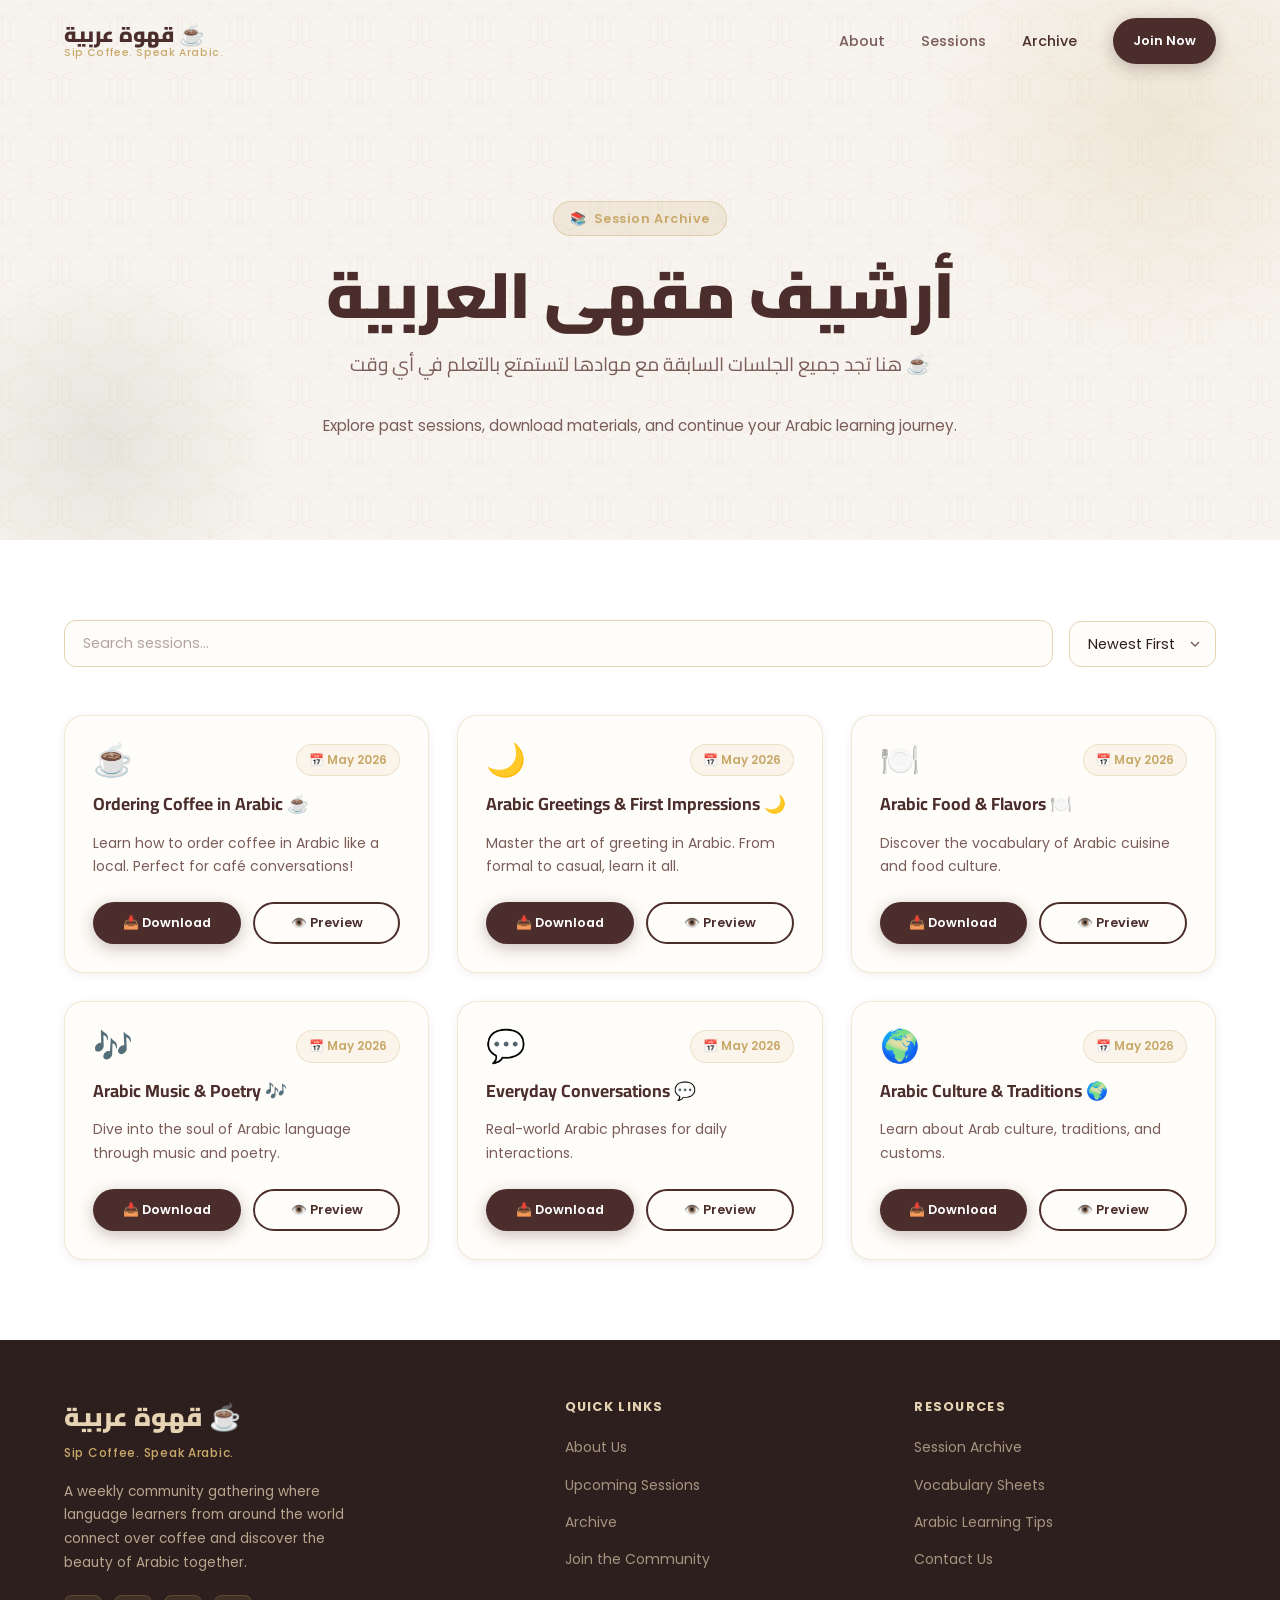
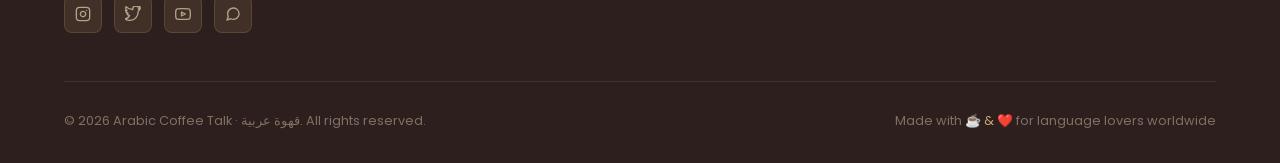
<file: archive1.html>
<!DOCTYPE html>
<html lang="en" dir="ltr">
<head>
  <meta charset="UTF-8" />
  <meta name="viewport" content="width=device-width, initial-scale=1.0" />
  <title>Archive | Arabic Coffee Talk | قهوة عربية</title>

  <!-- Google Fonts -->
  <link rel="preconnect" href="https://fonts.googleapis.com" />
  <link rel="preconnect" href="https://fonts.gstatic.com" crossorigin />
  <link
    href="https://fonts.googleapis.com/css2?family=Cairo:wght@400;600;700;900&family=Poppins:wght@300;400;500;600;700&display=swap"
    rel="stylesheet"
  />

  <style>
    /* ============================================================
       CSS CUSTOM PROPERTIES (Design Tokens)
    ============================================================ */
    :root {
      --color-primary:    #4B2E2B;
      --color-secondary:  #E6D3B3;
      --color-bg:         #F7F3EE;
      --color-accent:     #C8A96A;
      --color-olive:      #6B7D5C;
      --color-text:       #2D1F1E;
      --color-text-light: #7A5C58;
      --color-white:      #FFFFFF;
      --color-card-bg:    #FFFDF9;

      --font-arabic:  'Cairo', sans-serif;
      --font-english: 'Poppins', sans-serif;

      --radius-sm:  8px;
      --radius-md:  12px;
      --radius-lg:  20px;
      --radius-xl:  32px;

      --shadow-sm:  0 2px 8px rgba(75, 46, 43, 0.08);
      --shadow-md:  0 6px 24px rgba(75, 46, 43, 0.12);
      --shadow-lg:  0 16px 48px rgba(75, 46, 43, 0.16);

      --max-width: 1200px;
      --transition: 0.3s ease;
    }

    /* ============================================================
       RESET & BASE
    ============================================================ */
    *, *::before, *::after {
      box-sizing: border-box;
      margin: 0;
      padding: 0;
    }

    html {
      scroll-behavior: smooth;
      font-size: 16px;
    }

    body {
      font-family: var(--font-english);
      background-color: var(--color-bg);
      color: var(--color-text);
      line-height: 1.7;
      overflow-x: hidden;
    }

    img { max-width: 100%; display: block; }

    a {
      text-decoration: none;
      color: inherit;
    }

    ul { list-style: none; }

    /* ============================================================
       ARABIC GEOMETRIC PATTERN
    ============================================================ */
    .pattern-bg {
      background-image: url("data:image/svg+xml,%3Csvg xmlns='http://www.w3.org/2000/svg' width='60' height='60'%3E%3Cg fill='none' stroke='%23C8A96A' stroke-width='0.6' opacity='0.18'%3E%3Cpolygon points='30,2 58,16 58,44 30,58 2,44 2,16'/%3E%3Cpolygon points='30,10 50,20 50,40 30,50 10,40 10,20'/%3E%3Cline x1='30' y1='2' x2='30' y2='10'/%3E%3Cline x1='58' y1='16' x2='50' y2='20'/%3E%3Cline x1='58' y1='44' x2='50' y2='40'/%3E%3Cline x1='30' y1='58' x2='30' y2='50'/%3E%3Cline x1='2' y1='44' x2='10' y2='40'/%3E%3Cline x1='2' y1='16' x2='10' y2='20'/%3E%3C/g%3E%3C/svg%3E");
      background-size: 60px 60px;
    }

    /* ============================================================
       LAYOUT HELPERS
    ============================================================ */
    .container {
      width: 100%;
      max-width: var(--max-width);
      margin-inline: auto;
      padding-inline: 24px;
    }

    .section {
      padding-block: 96px;
    }

    /* ============================================================
       SCROLL ANIMATION CLASSES
    ============================================================ */
    .reveal {
      opacity: 0;
      transform: translateY(32px);
      transition: opacity 0.65s ease, transform 0.65s ease;
    }

    .reveal.visible {
      opacity: 1;
      transform: translateY(0);
    }

    /* ============================================================
       BUTTONS
    ============================================================ */
    .btn {
      display: inline-flex;
      align-items: center;
      gap: 8px;
      padding: 12px 24px;
      border-radius: var(--radius-xl);
      font-family: var(--font-english);
      font-size: 0.9rem;
      font-weight: 600;
      cursor: pointer;
      border: 2px solid transparent;
      transition: background var(--transition), color var(--transition),
                  border-color var(--transition), transform var(--transition),
                  box-shadow var(--transition);
      white-space: nowrap;
    }

    .btn:hover { transform: translateY(-2px); }
    .btn:active { transform: translateY(0); }

    /* Primary button */
    .btn-primary {
      background: var(--color-primary);
      color: var(--color-white);
      box-shadow: 0 4px 16px rgba(75, 46, 43, 0.3);
    }

    .btn-primary:hover {
      background: var(--color-accent);
      border-color: var(--color-accent);
      box-shadow: 0 8px 24px rgba(200, 169, 106, 0.4);
    }

    /* Outline button */
    .btn-outline {
      background: transparent;
      color: var(--color-primary);
      border-color: var(--color-primary);
    }

    .btn-outline:hover {
      background: var(--color-accent);
      color: var(--color-white);
      border-color: var(--color-accent);
      box-shadow: 0 6px 20px rgba(200, 169, 106, 0.35);
    }

    /* Small button variant */
    .btn-sm {
      padding: 10px 18px;
      font-size: 0.8rem;
    }

    /* ============================================================
       NAVIGATION
    ============================================================ */
    .navbar {
      position: fixed;
      top: 0;
      left: 0;
      right: 0;
      z-index: 1000;
      padding-block: 18px;
      transition: background var(--transition), box-shadow var(--transition),
                  padding var(--transition);
    }

    .navbar.scrolled {
      background: rgba(247, 243, 238, 0.96);
      backdrop-filter: blur(12px);
      -webkit-backdrop-filter: blur(12px);
      box-shadow: var(--shadow-sm);
      padding-block: 12px;
    }

    .navbar .container {
      display: flex;
      align-items: center;
      justify-content: space-between;
    }

    /* Logo */
    .nav-logo {
      display: flex;
      flex-direction: column;
      line-height: 1.1;
    }

    .nav-logo-arabic {
      font-family: var(--font-arabic);
      font-size: 1.3rem;
      font-weight: 900;
      color: var(--color-primary);
    }

    .nav-logo-tagline {
      font-size: 0.65rem;
      font-weight: 500;
      color: var(--color-accent);
      letter-spacing: 0.06em;
    }

    /* Nav links */
    .nav-links {
      display: flex;
      align-items: center;
      gap: 36px;
    }

    .nav-links a {
      font-size: 0.9rem;
      font-weight: 500;
      color: var(--color-text-light);
      transition: color var(--transition);
      position: relative;
    }

    .nav-links a::after {
      content: '';
      position: absolute;
      bottom: -3px;
      left: 0;
      width: 0;
      height: 2px;
      background: var(--color-accent);
      border-radius: 2px;
      transition: width var(--transition);
    }

    .nav-links a:hover { color: var(--color-primary); }
    .nav-links a:hover::after { width: 100%; }

    /* Hamburger */
    .nav-toggle {
      display: none;
      flex-direction: column;
      gap: 5px;
      cursor: pointer;
      padding: 4px;
      background: none;
      border: none;
    }

    .nav-toggle span {
      display: block;
      width: 24px;
      height: 2px;
      background: var(--color-primary);
      border-radius: 2px;
      transition: transform var(--transition), opacity var(--transition);
    }

    .nav-toggle.open span:nth-child(1) { transform: translateY(7px) rotate(45deg); }
    .nav-toggle.open span:nth-child(2) { opacity: 0; }
    .nav-toggle.open span:nth-child(3) { transform: translateY(-7px) rotate(-45deg); }

    /* Mobile nav */
    .nav-mobile {
      display: none;
      flex-direction: column;
      gap: 0;
      background: rgba(247, 243, 238, 0.98);
      backdrop-filter: blur(12px);
      padding: 16px 24px 24px;
      border-top: 1px solid var(--color-secondary);
    }

    .nav-mobile.open { display: flex; }

    .nav-mobile a {
      padding: 12px 0;
      font-size: 1rem;
      font-weight: 500;
      color: var(--color-text);
      border-bottom: 1px solid rgba(230, 211, 179, 0.4);
      transition: color var(--transition), padding-left var(--transition);
    }

    .nav-mobile a:hover {
      color: var(--color-accent);
      padding-left: 8px;
    }

    .nav-mobile a:last-child { border-bottom: none; }

    /* ============================================================
       HEADER SECTION
    ============================================================ */
    .archive-header {
      min-height: 60vh;
      display: flex;
      align-items: center;
      justify-content: center;
      padding-top: 100px;
      text-align: center;
      position: relative;
      overflow: hidden;
    }

    .archive-header::before {
      content: '';
      position: absolute;
      top: -120px;
      right: -120px;
      width: 480px;
      height: 480px;
      background: radial-gradient(circle, rgba(200, 169, 106, 0.18) 0%, transparent 70%);
      border-radius: 50%;
      pointer-events: none;
    }

    .archive-header::after {
      content: '';
      position: absolute;
      bottom: -80px;
      left: -80px;
      width: 360px;
      height: 360px;
      background: radial-gradient(circle, rgba(107, 125, 92, 0.12) 0%, transparent 70%);
      border-radius: 50%;
      pointer-events: none;
    }

    .archive-header-content {
      position: relative;
      z-index: 1;
      max-width: 700px;
    }

    .archive-title {
      font-family: var(--font-arabic);
      font-size: clamp(2.5rem, 6vw, 4rem);
      font-weight: 900;
      color: var(--color-primary);
      line-height: 1.1;
      margin-bottom: 16px;
      letter-spacing: -0.01em;
    }

    .archive-subtitle {
      font-family: var(--font-arabic);
      font-size: clamp(0.95rem, 2vw, 1.2rem);
      color: var(--color-text-light);
      line-height: 1.8;
      margin-bottom: 32px;
    }

    .archive-badge {
      display: inline-flex;
      align-items: center;
      gap: 8px;
      background: rgba(200, 169, 106, 0.15);
      border: 1px solid rgba(200, 169, 106, 0.4);
      color: var(--color-accent);
      font-size: 0.8rem;
      font-weight: 600;
      padding: 6px 16px;
      border-radius: var(--radius-xl);
      margin-bottom: 24px;
      letter-spacing: 0.04em;
    }

    /* ============================================================
       ARCHIVE GRID
    ============================================================ */
    .archive-section {
      background: var(--color-white);
      padding-block: 80px;
    }

    .archive-grid {
      display: grid;
      grid-template-columns: repeat(3, 1fr);
      gap: 28px;
    }

    /* ============================================================
       SESSION CARD
    ============================================================ */
    .session-card {
      background: var(--color-card-bg);
      border-radius: var(--radius-lg);
      padding: 28px;
      box-shadow: var(--shadow-sm);
      border: 1px solid rgba(230, 211, 179, 0.5);
      display: flex;
      flex-direction: column;
      gap: 16px;
      transition: transform var(--transition), box-shadow var(--transition),
                  border-color var(--transition);
      position: relative;
      overflow: hidden;
    }

    .session-card::before {
      content: '';
      position: absolute;
      top: 0;
      left: 0;
      right: 0;
      height: 4px;
      background: linear-gradient(90deg, var(--color-primary), var(--color-accent));
      transform: scaleX(0);
      transform-origin: left;
      transition: transform var(--transition);
    }

    .session-card:hover {
      transform: translateY(-8px);
      box-shadow: var(--shadow-lg);
      border-color: rgba(200, 169, 106, 0.4);
    }

    .session-card:hover::before { transform: scaleX(1); }

    .session-emoji {
      font-size: 2rem;
      line-height: 1;
    }

    .session-header {
      display: flex;
      align-items: flex-start;
      justify-content: space-between;
      gap: 12px;
    }

    .session-date {
      display: inline-flex;
      align-items: center;
      gap: 6px;
      background: rgba(200, 169, 106, 0.1);
      color: var(--color-accent);
      font-size: 0.75rem;
      font-weight: 600;
      padding: 5px 12px;
      border-radius: var(--radius-xl);
      border: 1px solid rgba(200, 169, 106, 0.25);
      white-space: nowrap;
    }

    .session-title {
      font-family: var(--font-arabic);
      font-size: 1.1rem;
      font-weight: 700;
      color: var(--color-primary);
      line-height: 1.35;
    }

    .session-description {
      font-size: 0.875rem;
      color: var(--color-text-light);
      line-height: 1.65;
      flex: 1;
    }

    .session-actions {
      display: flex;
      gap: 12px;
      margin-top: 8px;
      flex-wrap: wrap;
    }

    .session-actions .btn {
      flex: 1;
      min-width: 140px;
      justify-content: center;
    }

    /* ============================================================
       PREVIEW MODAL
    ============================================================ */
    .modal-overlay {
      display: none;
      position: fixed;
      inset: 0;
      background: rgba(0, 0, 0, 0.5);
      backdrop-filter: blur(4px);
      z-index: 2000;
      animation: fadeIn 0.3s ease;
    }

    .modal-overlay.active { display: flex; }

    @keyframes fadeIn {
      from { opacity: 0; }
      to   { opacity: 1; }
    }

    .modal-overlay {
      align-items: center;
      justify-content: center;
      padding: 20px;
    }

    .modal-content {
      background: var(--color-white);
      border-radius: var(--radius-lg);
      max-width: 700px;
      width: 100%;
      max-height: 90vh;
      overflow-y: auto;
      box-shadow: var(--shadow-lg);
      animation: slideUp 0.4s cubic-bezier(0.34, 1.56, 0.64, 1);
    }

    @keyframes slideUp {
      from {
        opacity: 0;
        transform: translateY(40px);
      }
      to {
        opacity: 1;
        transform: translateY(0);
      }
    }

    .modal-header {
      display: flex;
      align-items: center;
      justify-content: space-between;
      padding: 32px;
      border-bottom: 1px solid var(--color-secondary);
      position: sticky;
      top: 0;
      background: var(--color-white);
      z-index: 2001;
    }

    .modal-title {
      font-family: var(--font-arabic);
      font-size: 1.5rem;
      font-weight: 700;
      color: var(--color-primary);
    }

    .modal-close {
      background: none;
      border: none;
      font-size: 1.5rem;
      cursor: pointer;
      color: var(--color-text-light);
      transition: color var(--transition), transform var(--transition);
      padding: 0;
      width: 32px;
      height: 32px;
      display: flex;
      align-items: center;
      justify-content: center;
    }

    .modal-close:hover {
      color: var(--color-primary);
      transform: rotate(90deg);
    }

    .modal-body {
      padding: 32px;
    }

    .modal-section {
      margin-bottom: 28px;
    }

    .modal-section:last-child { margin-bottom: 0; }

    .modal-section-title {
      font-size: 0.85rem;
      font-weight: 600;
      text-transform: uppercase;
      letter-spacing: 0.1em;
      color: var(--color-accent);
      margin-bottom: 12px;
    }

    .modal-text {
      font-family: var(--font-arabic);
      font-size: 1rem;
      line-height: 1.9;
      color: var(--color-text);
      white-space: pre-wrap;
      word-break: break-word;
    }

    .modal-audio {
      width: 100%;
      margin-top: 12px;
      border-radius: var(--radius-md);
    }

    /* ============================================================
       FILTER / SEARCH (Optional)
    ============================================================ */
    .archive-controls {
      display: flex;
      gap: 16px;
      margin-bottom: 48px;
      flex-wrap: wrap;
      align-items: center;
    }

    .search-input {
      flex: 1;
      min-width: 200px;
      padding: 12px 18px;
      background: var(--color-card-bg);
      border: 1.5px solid var(--color-secondary);
      border-radius: var(--radius-md);
      font-family: var(--font-english);
      font-size: 0.9rem;
      color: var(--color-text);
      outline: none;
      transition: border-color var(--transition), box-shadow var(--transition);
    }

    .search-input::placeholder { color: #b5a49e; }

    .search-input:focus {
      border-color: var(--color-accent);
      box-shadow: 0 0 0 3px rgba(200, 169, 106, 0.15);
    }

    .sort-select {
      padding: 12px 18px;
      background: var(--color-card-bg);
      border: 1.5px solid var(--color-secondary);
      border-radius: var(--radius-md);
      font-family: var(--font-english);
      font-size: 0.9rem;
      color: var(--color-text);
      outline: none;
      cursor: pointer;
      transition: border-color var(--transition), box-shadow var(--transition);
      appearance: none;
      padding-right: 40px;
      background-image: url("data:image/svg+xml,%3Csvg xmlns='http://www.w3.org/2000/svg' width='16' height='16' viewBox='0 0 24 24' fill='none' stroke='%237A5C58' stroke-width='2'%3E%3Cpolyline points='6 9 12 15 18 9'%3E%3C/polyline%3E%3C/svg%3E");
      background-repeat: no-repeat;
      background-position: right 12px center;
      background-size: 16px;
      padding-right: 40px;
    }

    .sort-select:focus {
      border-color: var(--color-accent);
      box-shadow: 0 0 0 3px rgba(200, 169, 106, 0.15);
    }

    .no-results {
      text-align: center;
      padding: 60px 20px;
      color: var(--color-text-light);
    }

    .no-results-icon {
      font-size: 3rem;
      margin-bottom: 16px;
      display: block;
    }

    .no-results-text {
      font-size: 1rem;
      margin-bottom: 8px;
    }

    /* ============================================================
       FOOTER
    ============================================================ */
    .footer {
      background: #2D1F1E;
      color: rgba(230, 211, 179, 0.75);
      padding-block: 56px 32px;
    }

    .footer-grid {
      display: grid;
      grid-template-columns: 1.5fr 1fr 1fr;
      gap: 48px;
      margin-bottom: 48px;
    }

    .footer-logo-arabic {
      font-family: var(--font-arabic);
      font-size: 1.6rem;
      font-weight: 900;
      color: var(--color-secondary);
      display: block;
      margin-bottom: 4px;
    }

    .footer-logo-tagline {
      font-size: 0.75rem;
      color: var(--color-accent);
      font-weight: 500;
      letter-spacing: 0.06em;
      margin-bottom: 16px;
      display: block;
    }

    .footer-brand-desc {
      font-size: 0.85rem;
      line-height: 1.75;
      max-width: 280px;
    }

    .footer-social {
      display: flex;
      gap: 12px;
      margin-top: 20px;
    }

    .footer-social-link {
      width: 38px;
      height: 38px;
      border-radius: var(--radius-sm);
      background: rgba(200, 169, 106, 0.12);
      border: 1px solid rgba(200, 169, 106, 0.2);
      display: flex;
      align-items: center;
      justify-content: center;
      font-size: 0.9rem;
      color: rgba(230, 211, 179, 0.7);
      transition: background var(--transition), color var(--transition),
                  border-color var(--transition), transform var(--transition);
    }

    .footer-social-link:hover {
      background: rgba(200, 169, 106, 0.25);
      color: var(--color-accent);
      border-color: rgba(200, 169, 106, 0.5);
      transform: translateY(-3px);
    }

    .footer-col-title {
      font-size: 0.8rem;
      font-weight: 700;
      text-transform: uppercase;
      letter-spacing: 0.1em;
      color: var(--color-secondary);
      margin-bottom: 16px;
    }

    .footer-links {
      display: flex;
      flex-direction: column;
      gap: 10px;
    }

    .footer-links a {
      font-size: 0.875rem;
      color: rgba(230, 211, 179, 0.65);
      transition: color var(--transition), padding-left var(--transition);
    }

    .footer-links a:hover {
      color: var(--color-accent);
      padding-left: 6px;
    }

    .footer-bottom {
      padding-top: 28px;
      border-top: 1px solid rgba(200, 169, 106, 0.15);
      display: flex;
      align-items: center;
      justify-content: space-between;
      gap: 16px;
      flex-wrap: wrap;
    }

    .footer-copyright {
      font-size: 0.8rem;
      color: rgba(230, 211, 179, 0.45);
    }

    .footer-made-with {
      font-size: 0.8rem;
      color: rgba(230, 211, 179, 0.45);
    }

    .footer-made-with span { color: var(--color-accent); }

    /* ============================================================
       RESPONSIVE — TABLET (≤ 900px)
    ============================================================ */
    @media (max-width: 900px) {
      .nav-links { display: none; }
      .nav-toggle { display: flex; }

      .archive-grid {
        grid-template-columns: 1fr 1fr;
      }

      .footer-grid {
        grid-template-columns: 1fr 1fr;
        gap: 36px;
      }

      .footer-brand { grid-column: 1 / -1; }
    }

    /* ============================================================
       RESPONSIVE — MOBILE (≤ 600px)
    ============================================================ */
    @media (max-width: 600px) {
      .container { padding-inline: 20px; }

      .archive-title { font-size: clamp(1.8rem, 8vw, 2.5rem); }

      .archive-grid {
        grid-template-columns: 1fr;
        gap: 20px;
      }

      .session-actions {
        flex-direction: column;
      }

      .session-actions .btn {
        width: 100%;
      }

      .archive-controls {
        flex-direction: column;
      }

      .search-input {
        min-width: 100%;
      }

      .sort-select {
        width: 100%;
      }

      .modal-header {
        padding: 20px;
      }

      .modal-body {
        padding: 20px;
      }

      .footer-grid { grid-template-columns: 1fr; gap: 28px; }
    }
  </style>
</head>

<body>

  <!-- ============================================================
       NAVIGATION
  ============================================================ -->
  <header>
    <nav class="navbar" id="navbar">
      <div class="container">
        <a href="index.html" class="nav-logo" aria-label="Arabic Coffee Talk home">
          <span class="nav-logo-arabic">قهوة عربية ☕</span>
          <span class="nav-logo-tagline">Sip Coffee. Speak Arabic.</span>
        </a>

        <ul class="nav-links" role="navigation" aria-label="Main navigation">
          <li><a href="index.html#about">About</a></li>
          <li><a href="index.html#sessions">Sessions</a></li>
          <li><a href="archive.html" style="color: var(--color-primary);">Archive</a></li>
          <li><a href="index.html#join"><span class="btn btn-primary btn-sm">Join Now</span></a></li>
        </ul>

        <button class="nav-toggle" id="navToggle" aria-label="Toggle menu" aria-expanded="false">
          <span></span>
          <span></span>
          <span></span>
        </button>
      </div>

      <!-- Mobile menu -->
      <div class="nav-mobile" id="navMobile" role="navigation" aria-label="Mobile navigation">
        <a href="index.html#about"    onclick="closeMobileMenu()">About</a>
        <a href="index.html#sessions" onclick="closeMobileMenu()">Sessions</a>
        <a href="archive.html"        onclick="closeMobileMenu()">Archive</a>
        <a href="index.html#join"     onclick="closeMobileMenu()">Join Now ☕</a>
      </div>
    </nav>
  </header>

  <main>

    <!-- ============================================================
         ARCHIVE HEADER
    ============================================================ -->
    <section class="archive-header pattern-bg" id="archive-header" aria-label="Archive header">
      <div class="archive-header-content">
        <div class="archive-badge reveal">
          📚 &nbsp;Session Archive
        </div>

        <h1 class="archive-title reveal">أرشيف مقهى العربية</h1>

        <p class="archive-subtitle reveal">
          هنا تجد جميع الجلسات السابقة مع موادها لتستمتع بالتعلم في أي وقت ☕
        </p>

        <p style="font-size: 0.95rem; color: var(--color-text-light); margin-top: 24px;" class="reveal">
          Explore past sessions, download materials, and continue your Arabic learning journey.
        </p>
      </div>
    </section>

    <!-- ============================================================
         ARCHIVE SECTION
    ============================================================ -->
    <section class="archive-section" id="archive-content" aria-label="Session archive">
      <div class="container">

        <!-- Search & Filter -->
        <div class="archive-controls">
          <input
            type="text"
            class="search-input"
            id="searchInput"
            placeholder="Search sessions..."
            aria-label="Search sessions"
          />
          <select class="sort-select" id="sortSelect" aria-label="Sort sessions">
            <option value="newest">Newest First</option>
            <option value="oldest">Oldest First</option>
            <option value="title">Title (A-Z)</option>
          </select>
        </div>

        <!-- Archive Grid -->
        <div class="archive-grid" id="archiveGrid">
          <!-- Sessions will be dynamically rendered here -->
        </div>

        <!-- No Results Message -->
        <div class="no-results" id="noResults" style="display: none;">
          <span class="no-results-icon">🔍</span>
          <p class="no-results-text">No sessions found matching your search.</p>
          <p style="font-size: 0.9rem; color: var(--color-text-light);">Try adjusting your search terms.</p>
        </div>

      </div>
    </section>

  </main>

  <!-- ============================================================
       PREVIEW MODAL
  ============================================================ -->
  <div class="modal-overlay" id="previewModal" role="dialog" aria-modal="true" aria-labelledby="modalTitle">
    <div class="modal-content">

      <div class="modal-header">
        <h2 class="modal-title" id="modalTitle">Session Title</h2>
        <button class="modal-close" id="modalClose" aria-label="Close modal">✕</button>
      </div>

      <div class="modal-body">

        <!-- Session Content -->
        <div class="modal-section" id="contentSection">
          <p class="modal-section-title">📖 Session Content</p>
          <div class="modal-text" id="modalContent">
            Content will appear here...
          </div>
        </div>

        <!-- Audio Player -->
        <div class="modal-section" id="audioSection" style="display: none;">
          <p class="modal-section-title">🎵 Audio Recording</p>
          <audio controls class="modal-audio" id="modalAudio"></audio>
        </div>

      </div>

    </div>
  </div>

  <!-- ============================================================
       FOOTER
  ============================================================ -->
  <footer class="footer" aria-label="Site footer">
    <div class="container">

      <div class="footer-grid">

        <!-- Brand -->
        <div class="footer-brand">
          <span class="footer-logo-arabic">قهوة عربية ☕</span>
          <span class="footer-logo-tagline">Sip Coffee. Speak Arabic.</span>
          <p class="footer-brand-desc">
            A weekly community gathering where language learners from around the world
            connect over coffee and discover the beauty of Arabic together.
          </p>

          <div class="footer-social" aria-label="Social media links">
            <a href="#" class="footer-social-link" aria-label="Instagram" title="Instagram">
              <svg width="16" height="16" viewBox="0 0 24 24" fill="none" stroke="currentColor" stroke-width="2" stroke-linecap="round" stroke-linejoin="round">
                <rect x="2" y="2" width="20" height="20" rx="5" ry="5"></rect>
                <path d="M16 11.37A4 4 0 1 1 12.63 8 4 4 0 0 1 16 11.37z"></path>
                <line x1="17.5" y1="6.5" x2="17.51" y2="6.5"></line>
              </svg>
            </a>
            <a href="#" class="footer-social-link" aria-label="Twitter" title="Twitter / X">
              <svg width="16" height="16" viewBox="0 0 24 24" fill="none" stroke="currentColor" stroke-width="2" stroke-linecap="round" stroke-linejoin="round">
                <path d="M23 3a10.9 10.9 0 0 1-3.14 1.53A4.48 4.48 0 0 0 22.43.36a9 9 0 0 1-2.88 1.1A4.52 4.52 0 0 0 16.11 0c-2.5 0-4.52 2.02-4.52 4.52 0 .35.04.7.11 1.03C7.69 5.37 4.07 3.58 1.64.9a4.52 4.52 0 0 0-.61 2.27c0 1.57.8 2.95 2.01 3.76a4.5 4.5 0 0 1-2.05-.57v.06c0 2.19 1.56 4.02 3.63 4.43a4.56 4.56 0 0 1-2.04.08c.57 1.79 2.24 3.09 4.21 3.13A9.05 9.05 0 0 1 0 19.54a12.77 12.77 0 0 0 6.92 2.03c8.3 0 12.84-6.88 12.84-12.85 0-.2 0-.39-.01-.58A9.17 9.17 0 0 0 23 3z"></path>
              </svg>
            </a>
            <a href="#" class="footer-social-link" aria-label="YouTube" title="YouTube">
              <svg width="16" height="16" viewBox="0 0 24 24" fill="none" stroke="currentColor" stroke-width="2" stroke-linecap="round" stroke-linejoin="round">
                <path d="M22.54 6.42a2.78 2.78 0 0 0-1.95-1.96C18.88 4 12 4 12 4s-6.88 0-8.59.46A2.78 2.78 0 0 0 1.46 6.42 29 29 0 0 0 1 12a29 29 0 0 0 .46 5.58 2.78 2.78 0 0 0 1.95 1.96C5.12 20 12 20 12 20s6.88 0 8.59-.46a2.78 2.78 0 0 0 1.95-1.96A29 29 0 0 0 23 12a29 29 0 0 0-.46-5.58z"></path>
                <polygon points="9.75 15.02 15.5 12 9.75 8.98 9.75 15.02"></polygon>
              </svg>
            </a>
            <a href="#" class="footer-social-link" aria-label="WhatsApp" title="WhatsApp Community">
              <svg width="16" height="16" viewBox="0 0 24 24" fill="none" stroke="currentColor" stroke-width="2" stroke-linecap="round" stroke-linejoin="round">
                <path d="M21 11.5a8.38 8.38 0 0 1-.9 3.8 8.5 8.5 0 0 1-7.6 4.7 8.38 8.38 0 0 1-3.8-.9L3 21l1.9-5.7a8.38 8.38 0 0 1-.9-3.8 8.5 8.5 0 0 1 4.7-7.6 8.38 8.38 0 0 1 3.8-.9h.5a8.48 8.48 0 0 1 8 8v.5z"></path>
              </svg>
            </a>
          </div>
        </div>

        <!-- Quick links -->
        <div>
          <p class="footer-col-title">Quick Links</p>
          <ul class="footer-links">
            <li><a href="index.html#about">About Us</a></li>
            <li><a href="index.html#sessions">Upcoming Sessions</a></li>
            <li><a href="archive.html">Archive</a></li>
            <li><a href="index.html#join">Join the Community</a></li>
          </ul>
        </div>

        <!-- Resources -->
        <div>
          <p class="footer-col-title">Resources</p>
          <ul class="footer-links">
            <li><a href="archive.html">Session Archive</a></li>
            <li><a href="#">Vocabulary Sheets</a></li>
            <li><a href="#">Arabic Learning Tips</a></li>
            <li><a href="#">Contact Us</a></li>
          </ul>
        </div>

      </div>

      <!-- Bottom bar -->
      <div class="footer-bottom">
        <p class="footer-copyright">
          © 2026 Arabic Coffee Talk · قهوة عربية. All rights reserved.
        </p>
        <p class="footer-made-with">
          Made with <span>☕ & ❤️</span> for language lovers worldwide
        </p>
      </div>

    </div>
  </footer>


  <!-- ============================================================
       JAVASCRIPT
  ============================================================ -->
  <script>
    /* ============================================================
       SESSION DATA
    ============================================================ */
    const sessions = [
      {
        id: 1,
        title: "Ordering Coffee in Arabic ☕",
        date: "May 2026",
        description: "Learn how to order coffee in Arabic like a local. Perfect for café conversations!",
        emoji: "☕",
        content: `أهلاً وسهلاً! Welcome to our first session.

في هذه الجلسة، سنتعلم كيفية طلب القهوة باللغة العربية.

Key Phrases:
- أريد قهوة سوداء (I want black coffee)
- قهوة مع الحليب (Coffee with milk)
- قهوة بدون سكر (Coffee without sugar)
- كوب صغير (Small cup)
- كوب كبير (Large cup)

Dialogue:
السلام عليكم ورحمة الله وبركاته
- مرحباً! ماذا تريد؟
- أريد قهوة سوداء من فضلك
- تفضل! هنا قهوتك
- شكراً جزيلاً!
- عفواً!`,
        audio: "[data-uri]",
        pdfUrl: "#",
        audioUrl: "#"
      },
      {
        id: 2,
        title: "Arabic Greetings & First Impressions 🌙",
        date: "May 2026",
        description: "Master the art of greeting in Arabic. From formal to casual, learn it all.",
        emoji: "🌙",
        content: `السلام عليكم ورحمة الله وبركاته

In this session, we explore the rich world of Arabic greetings.

Formal Greetings:
- السلام عليكم ورحمة الله وبركاته (Peace be upon you and God's mercy and blessings)
- وعليكم السلام ورحمة الله وبركاته (And upon you be peace and God's mercy and blessings)
- كيف حالك؟ (How are you?)
- الحمد لله، بخير (Praise be to God, I'm well)

Casual Greetings:
- مرحباً (Hello)
- أهلاً (Hi)
- كيفك؟ (How are you? - casual)
- تمام التمام (Perfect/Great)

Regional Variations:
- Egyptian: "أهلاً وسهلاً"
- Levantine: "كيفك انت؟"
- Gulf: "السلام عليكم"`,
        audio: "[data-uri]",
        pdfUrl: "#",
        audioUrl: "#"
      },
      {
        id: 3,
        title: "Arabic Food & Flavors 🍽️",
        date: "May 2026",
        description: "Discover the vocabulary of Arabic cuisine and food culture.",
        emoji: "🍽️",
        content: `الطعام العربي

Let's explore the delicious world of Arabic food!

Common Dishes:
- الفلافل (Falafel)
- الحمص (Hummus)
- الكبة (Kibbeh)
- المجبوس (Majboos - rice with meat)
- الكنافة (Kunafa - sweet pastry)
- المنسف (Mansaf - traditional Levantine dish)

Ingredients:
- الزيت (Oil)
- الملح (Salt)
- الفلفل (Pepper)
- الثوم (Garlic)
- البصل (Onion)
- الطماطم (Tomato)

Dining Phrases:
- هذا لذيذ جداً (This is very delicious)
- أريد المزيد من فضلك (I want more, please)
- الحساب من فضلك (The bill, please)`,
        audio: "[data-uri]",
        pdfUrl: "#",
        audioUrl: "#"
      },
      {
        id: 4,
        title: "Arabic Music & Poetry 🎶",
        date: "May 2026",
        description: "Dive into the soul of Arabic language through music and poetry.",
        emoji: "🎶",
        content: `الموسيقى والشعر العربي

Exploring the lyrical beauty of Arabic!

Famous Poets:
- أحمد شوقي (Ahmad Shawqi)
- نزار قباني (Nizar Qabbani)
- محمود درويش (Mahmoud Darwish)

Poetry Terms:
- الشعر (Poetry)
- البيت (Verse)
- القافية (Rhyme)
- الوزن (Meter)
- الإيقاع (Rhythm)

Famous Lines:
- "أنا الذي نسج الكلام المعاني" (I am he who wove words with meanings)
- "وطني لو شغلت بالخلد عنه نازعتني إليه في الخلد نفسي" (My homeland, even if I were occupied with paradise, my soul would yearn for it in paradise)

Music Genres:
- الموسيقى الكلاسيكية (Classical)
- الموسيقى الشعبية (Folk)
- الأم كلثوم (Umm Kulthum - legendary singer)`,
        audio: "[data-uri]",
        pdfUrl: "#",
        audioUrl: "#"
      },
      {
        id: 5,
        title: "Everyday Conversations 💬",
        date: "May 2026",
        description: "Real-world Arabic phrases for daily interactions.",
        emoji: "💬",
        content: `المحادثات اليومية

Essential phrases for everyday Arabic conversations.

At the Market:
- كم السعر؟ (What's the price?)
- غالي جداً (Very expensive)
- هل يوجد خصم؟ (Is there a discount?)
- أريد هذا من فضلك (I want this, please)

Transportation:
- أين محطة الحافلة؟ (Where is the bus station?)
- تذكرة واحدة من فضلك (One ticket, please)
- إلى أين تذهب؟ (Where are you going?)

Small Talk:
- من أين أنت؟ (Where are you from?)
- ما اسمك؟ (What's your name?)
- كم عمرك؟ (How old are you?)
- ما عملك؟ (What's your job?)

Polite Phrases:
- من فضلك (Please)
- شكراً (Thank you)
- عفواً (You're welcome)
- معذرة (Excuse me)`,
        audio: "[data-uri]",
        pdfUrl: "#",
        audioUrl: "#"
      },
      {
        id: 6,
        title: "Arabic Culture & Traditions 🌍",
        date: "May 2026",
        description: "Learn about Arab culture, traditions, and customs.",
        emoji: "🌍",
        content: `الثقافة والتقاليد العربية

Understanding Arab culture and traditions.

Holidays:
- عيد الفطر (Eid al-Fitr)
- عيد الأضحى (Eid al-Adha)
- رأس السنة الهجرية (Islamic New Year)
- المولد النبوي (Prophet's Birthday)

Family & Social:
- العائلة (Family)
- الأب (Father)
- الأم (Mother)
- الأخ (Brother)
- الأخت (Sister)
- الجد (Grandfather)
- الجدة (Grandmother)

Customs:
- الضيافة (Hospitality)
- تقديم القهوة (Offering coffee)
- الجلسات العائلية (Family gatherings)
- احترام الكبار (Respecting elders)

Traditional Arts:
- الخط العربي (Arabic calligraphy)
- الفن الإسلامي (Islamic art)
- العمارة العربية (Arab architecture)`,
        audio: "[data-uri]",
        pdfUrl: "#",
        audioUrl: "#"
      }
    ];

    /* ============================================================
       1. NAVBAR — scroll effect & mobile toggle
    ============================================================ */
    const navbar    = document.getElementById('navbar');
    const navToggle = document.getElementById('navToggle');
    const navMobile = document.getElementById('navMobile');

    window.addEventListener('scroll', () => {
      if (window.scrollY > 40) {
        navbar.classList.add('scrolled');
      } else {
        navbar.classList.remove('scrolled');
      }
    }, { passive: true });

    navToggle.addEventListener('click', () => {
      const isOpen = navMobile.classList.toggle('open');
      navToggle.classList.toggle('open', isOpen);
      navToggle.setAttribute('aria-expanded', String(isOpen));
    });

    function closeMobileMenu() {
      navMobile.classList.remove('open');
      navToggle.classList.remove('open');
      navToggle.setAttribute('aria-expanded', 'false');
    }

    document.addEventListener('click', (e) => {
      if (!navbar.contains(e.target)) {
        closeMobileMenu();
      }
    });

    /* ============================================================
       2. SCROLL REVEAL ANIMATION
    ============================================================ */
    const revealEls = document.querySelectorAll('.reveal');

    const revealObserver = new IntersectionObserver(
      (entries) => {
        entries.forEach(entry => {
          if (entry.isIntersecting) {
            entry.target.classList.add('visible');
            revealObserver.unobserve(entry.target);
          }
        });
      },
      { threshold: 0.12, rootMargin: '0px 0px -40px 0px' }
    );

    revealEls.forEach(el => revealObserver.observe(el));

    /* ============================================================
       3. DYNAMIC SESSION RENDERING
    ============================================================ */
    let filteredSessions = [...sessions];

    function renderSessions(sessionsToRender = sessions) {
      const archiveGrid = document.getElementById('archiveGrid');
      const noResults = document.getElementById('noResults');

      if (sessionsToRender.length === 0) {
        archiveGrid.innerHTML = '';
        noResults.style.display = 'block';
        return;
      }

      noResults.style.display = 'none';

      archiveGrid.innerHTML = sessionsToRender.map(session => `
        <article class="session-card reveal">
          <div class="session-header">
            <span class="session-emoji">${session.emoji}</span>
            <span class="session-date">📅 ${session.date}</span>
          </div>

          <h3 class="session-title">${session.title}</h3>
          <p class="session-description">${session.description}</p>

          <div class="session-actions">
            <button class="btn btn-primary btn-sm" onclick="downloadSession(${session.id})">
              📥 Download
            </button>
            <button class="btn btn-outline btn-sm" onclick="openPreview(${session.id})">
              👁️ Preview
            </button>
          </div>
        </article>
      `).join('');

      // Re-observe new elements
      document.querySelectorAll('.session-card.reveal').forEach(el => {
        revealObserver.observe(el);
      });
    }

    /* ============================================================
       4. SEARCH & FILTER
    ============================================================ */
    const searchInput = document.getElementById('searchInput');
    const sortSelect = document.getElementById('sortSelect');

    function filterAndSort() {
      const searchTerm = searchInput.value.toLowerCase();

      filteredSessions = sessions.filter(session =>
        session.title.toLowerCase().includes(searchTerm) ||
        session.description.toLowerCase().includes(searchTerm)
      );

      // Sort
      const sortValue = sortSelect.value;
      if (sortValue === 'newest') {
        filteredSessions.reverse();
      } else if (sortValue === 'oldest') {
        filteredSessions.sort((a, b) => a.id - b.id);
      } else if (sortValue === 'title') {
        filteredSessions.sort((a, b) => a.title.localeCompare(b.title));
      }

      renderSessions(filteredSessions);
    }

    searchInput.addEventListener('input', filterAndSort);
    sortSelect.addEventListener('change', filterAndSort);

    /* ============================================================
       5. PREVIEW MODAL
    ============================================================ */
    const previewModal = document.getElementById('previewModal');
    const modalClose = document.getElementById('modalClose');
    const modalTitle = document.getElementById('modalTitle');
    const modalContent = document.getElementById('modalContent');
    const modalAudio = document.getElementById('modalAudio');
    const audioSection = document.getElementById('audioSection');

    function openPreview(sessionId) {
      const session = sessions.find(s => s.id === sessionId);
      if (!session) return;

      modalTitle.textContent = session.title;
      modalContent.textContent = session.content;

      // Show/hide audio section based on availability
      if (session.audioUrl && session.audioUrl !== '#') {
        modalAudio.src = session.audioUrl;
        audioSection.style.display = 'block';
      } else {
        audioSection.style.display = 'none';
      }

      previewModal.classList.add('active');
      document.body.style.overflow = 'hidden';
    }

    function closePreview() {
      previewModal.classList.remove('active');
      document.body.style.overflow = 'auto';
    }

    modalClose.addEventListener('click', closePreview);

    previewModal.addEventListener('click', (e) => {
      if (e.target === previewModal) {
        closePreview();
      }
    });

    document.addEventListener('keydown', (e) => {
      if (e.key === 'Escape' && previewModal.classList.contains('active')) {
        closePreview();
      }
    });

    /* ============================================================
       6. DOWNLOAD FUNCTIONALITY
    ============================================================ */
    function downloadSession(sessionId) {
      const session = sessions.find(s => s.id === sessionId);
      if (!session) return;

      // Create a simple text file download
      const textContent = `${session.title}\n\n${session.content}`;
      const blob = new Blob([textContent], { type: 'text/plain' });
      const url = window.URL.createObjectURL(blob);
      const a = document.createElement('a');
      a.href = url;
      a.download = `${session.title.replace(/\s+/g, '_')}.txt`;
      document.body.appendChild(a);
      a.click();
      window.URL.revokeObjectURL(url);
      document.body.removeChild(a);
    }

    /* ============================================================
       7. INITIAL RENDER
    ============================================================ */
    renderSessions(sessions);
  </script>

</body>
</html>
</file>
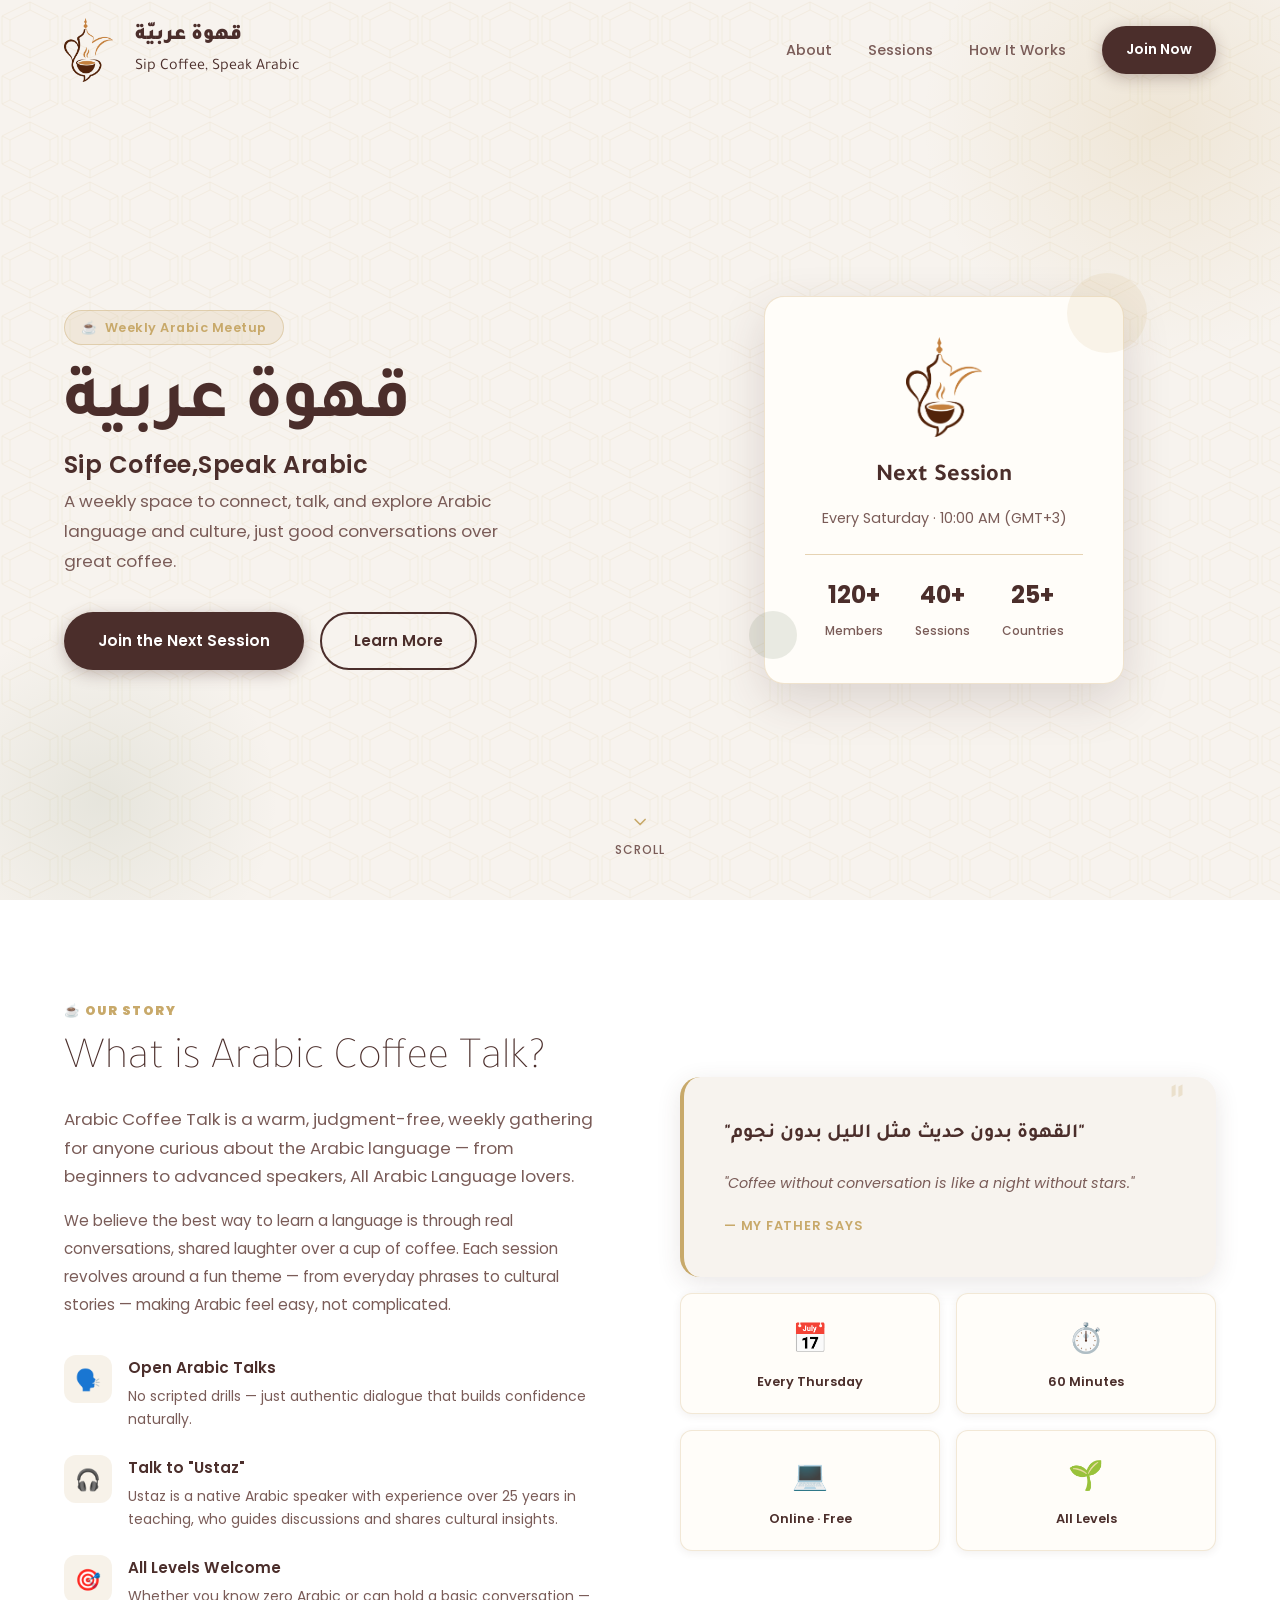
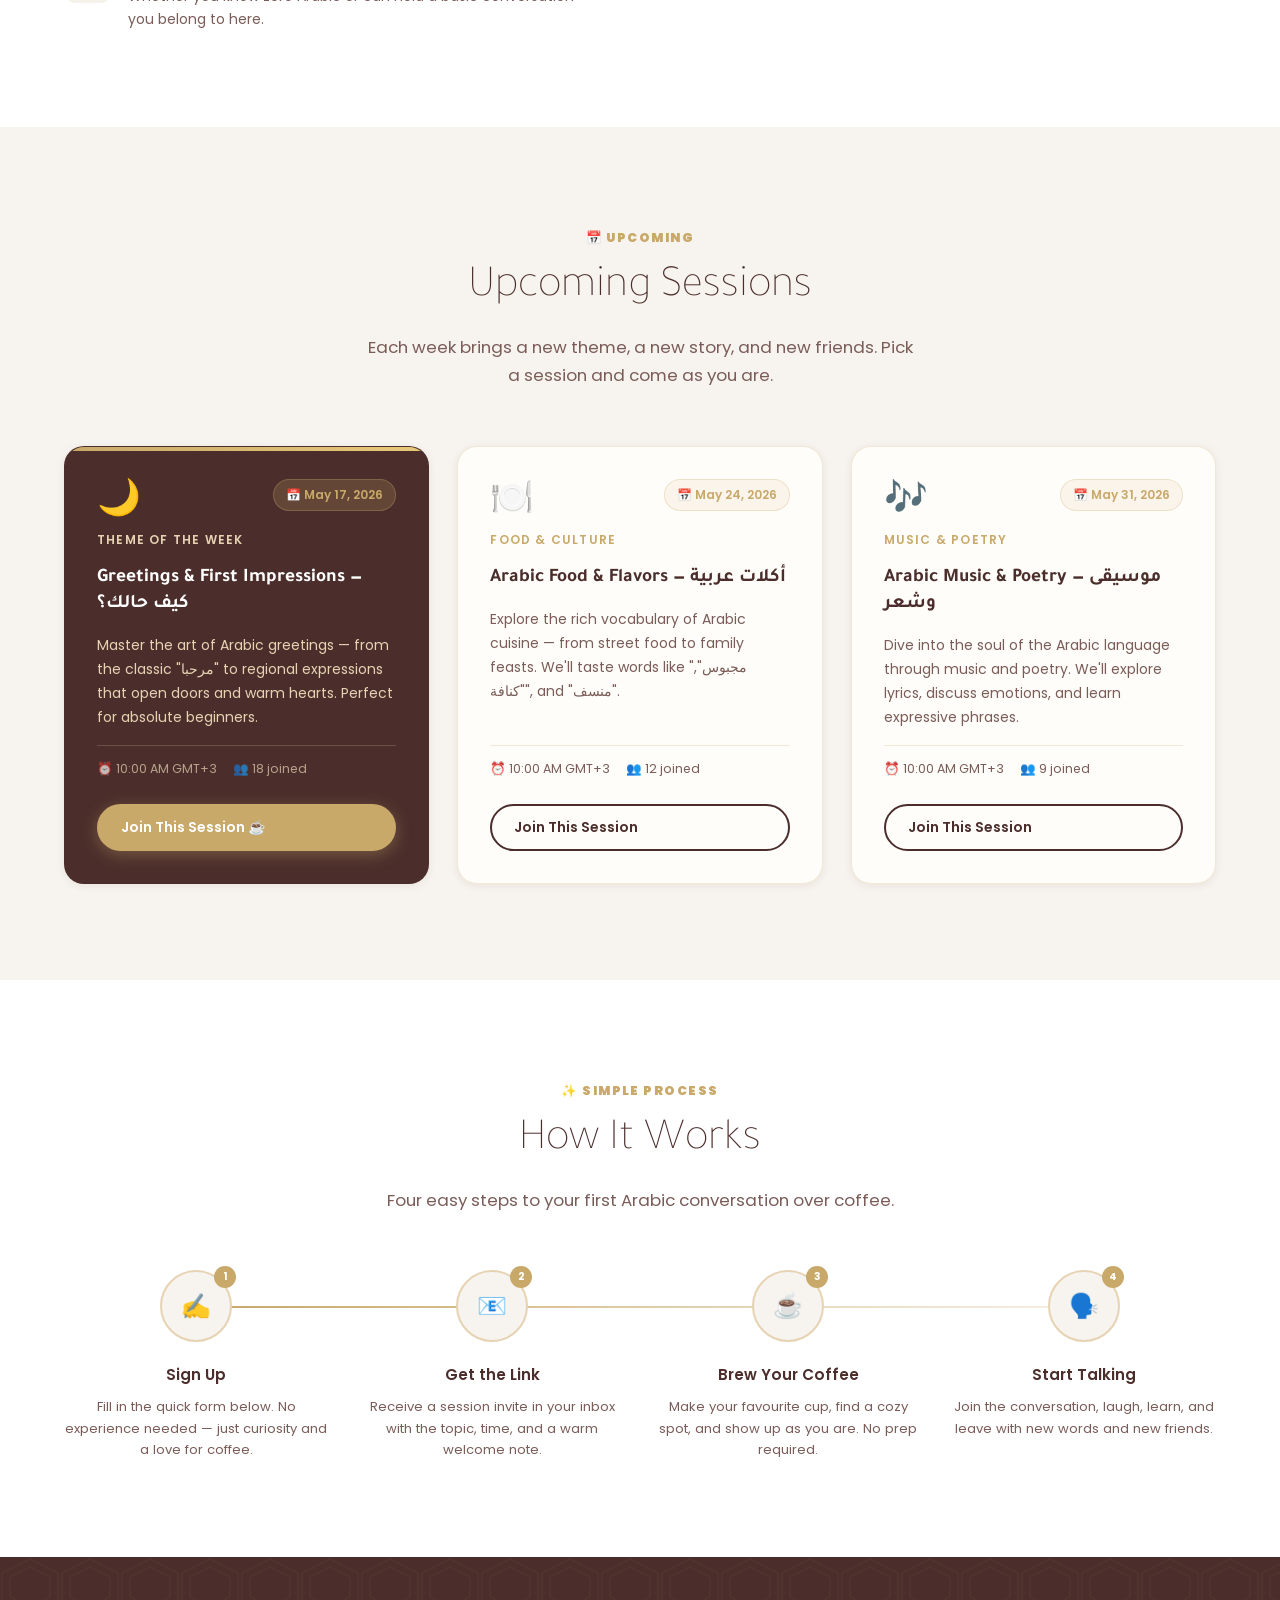
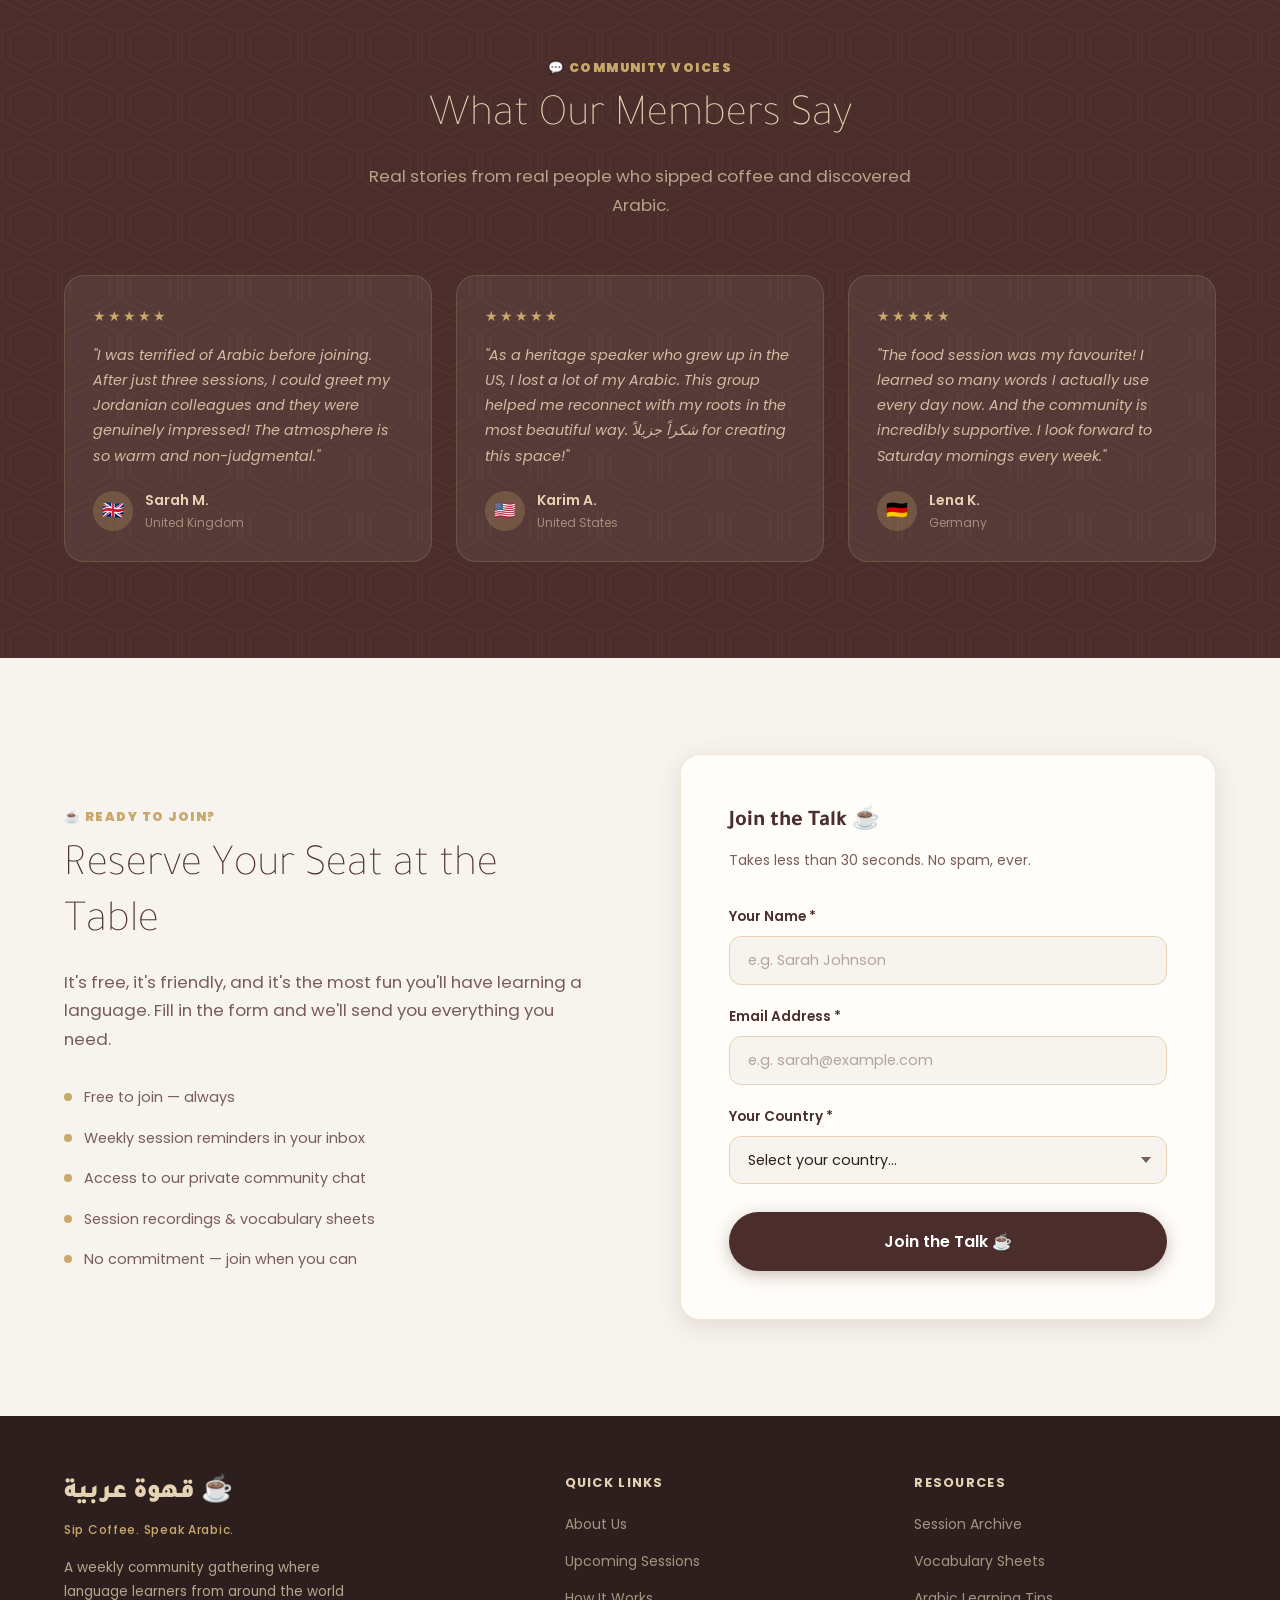
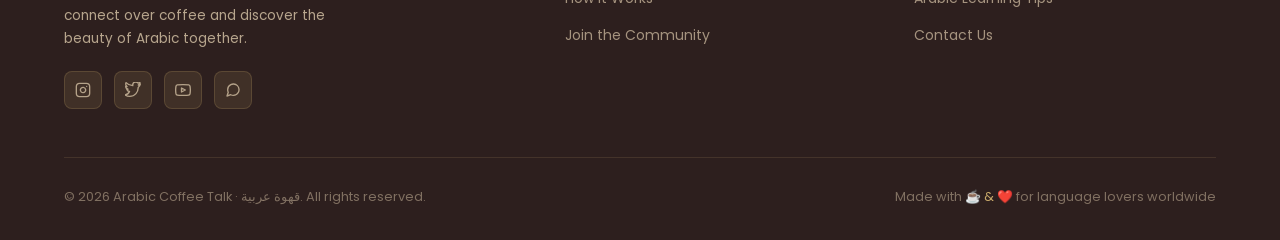
<file: index2.html>
<!DOCTYPE html>
<html lang="en" dir="ltr">
<head>
  <meta charset="UTF-8" />
  <meta name="viewport" content="width=device-width, initial-scale=1.0" />
  <title>Arabic Coffee Talk | قهوة عربية</title>

  <!-- Google Fonts -->
  <link rel="preconnect" href="https://fonts.googleapis.com" />
  <link rel="preconnect" href="https://fonts.gstatic.com" crossorigin />
  <link
    href="https://fonts.googleapis.com/css2?family=Cairo:wght@400;600;700;900&family=Poppins:wght@300;400;500;600;700&display=swap"
    rel="stylesheet"
  />
  <link rel="stylesheet" href="style.css">


</head>

<body>

  <!-- ============================================================
       NAVIGATION
  ============================================================ -->
  <header>
    <nav class="navbar" id="navbar">
      <div class="container">
        <a href="#hero" class="nav-logo" aria-label="Arabic Coffee Talk home">
          <img src="/Logo/PNG/Colored/icon.png" alt="" srcset="">
          <div class="text">
            <h1>قهوة عربيّة</h1>
            <h3>Sip Coffee, Speak Arabic</h3>
          </div>
          
        </a>

        <ul class="nav-links" role="navigation" aria-label="Main navigation">
          <li><a href="#about">About</a></li>
          <li><a href="#sessions">Sessions</a></li>
          <li><a href="#how">How It Works</a></li>
          <li><a href="#join"><span class="btn btn-primary btn-sm">Join Now</span></a></li>
        </ul>

        <button class="nav-toggle" id="navToggle" aria-label="Toggle menu" aria-expanded="false">
          <span></span>
          <span></span>
          <span></span>
        </button>
      </div>

      <!-- Mobile menu -->
      <div class="nav-mobile" id="navMobile" role="navigation" aria-label="Mobile navigation">
        <a href="#about"    onclick="closeMobileMenu()">About</a>
        <a href="#sessions" onclick="closeMobileMenu()">Sessions</a>
        <a href="#how"      onclick="closeMobileMenu()">How It Works</a>
        <a href="#join"     onclick="closeMobileMenu()">Join Now ☕</a>
      </div>
    </nav>
  </header>

  <main>

    <!-- ============================================================
         HERO SECTION
    ============================================================ -->
    <section class="hero pattern-bg" id="hero" aria-label="Hero">
      <div class="container">

        <!-- Left: Content -->
        <div class="hero-content">
          <div class="hero-badge reveal">
            ☕ &nbsp;Weekly Arabic Meetup
          </div>

          <h1>
            <span class="hero-title-arabic reveal">قهوة عربية</span>
            <br>
            <span class="hero-title-english reveal">Sip Coffee,Speak Arabic</span>
          </h1>

          <p class="hero-description reveal">
            A weekly space to connect, talk, and explore Arabic language and culture, just good conversations over great coffee.
          </p>

          <div class="hero-actions reveal">
            <a href="#join" class="btn btn-primary">
              Join the Next Session 
            </a>
            <a href="#about" class="btn btn-outline">
              Learn More
            </a>
          </div>
        </div>

        <!-- Right: Visual card -->
        <div class="hero-visual reveal-right">
          <div class="hero-card">
            <div class="hero-deco hero-deco-1"></div>
            <div class="hero-deco hero-deco-2"></div>
            <div class="cc"><img class="hero-coffee-icon" src="/Logo/PNG/Colored/icon.png" alt="" srcset="" style="height: 100px;justify-content: center;"></div>
            

            <p class="hero-card-title">Next Session</p>
            <p class="hero-card-text">Every Saturday · 10:00 AM (GMT+3)</p>

            <div class="hero-stats">
              <div class="hero-stat">
                <span class="hero-stat-number">120+</span>
                <span class="hero-stat-label">Members</span>
              </div>
              <div class="hero-stat">
                <span class="hero-stat-number">40+</span>
                <span class="hero-stat-label">Sessions</span>
              </div>
              <div class="hero-stat">
                <span class="hero-stat-number">25+</span>
                <span class="hero-stat-label">Countries</span>
              </div>
            </div>
          </div>
        </div>

      </div>

      <!-- Scroll indicator -->
      <div class="scroll-indicator" aria-hidden="true">
        <svg viewBox="0 0 24 24" fill="none" stroke-width="2" stroke-linecap="round" stroke-linejoin="round">
          <polyline points="6 9 12 15 18 9"></polyline>
        </svg>
        Scroll
      </div>
    </section>

    <!-- ============================================================
         ABOUT SECTION
    ============================================================ -->
    <section class="about section" id="about" aria-label="About">
      <div class="container">

        <!-- Left: Text -->
        <div class="about-text">
          <p class="section-label reveal-left">☕ Our Story</p>
          <h2 class="section-title reveal-left">What is Arabic Coffee Talk?</h2>
          <p class="section-subtitle reveal-left">
            Arabic Coffee Talk is a warm, judgment-free, weekly gathering for anyone curious
            about the Arabic language — from beginners to advanced speakers, All Arabic Language lovers.
          </p>

          <p class="reveal-left mt-16" style="font-size:0.95rem; color:var(--color-text-light); line-height:1.85;">
            We believe the best way to learn a language is through real conversations, shared
            laughter over a cup of coffee. Each session revolves around a fun theme — from
            everyday phrases to cultural stories — making Arabic feel easy, not complicated.
          </p>

          <div class="about-features">
            <div class="about-feature reveal-left">
              <div class="about-feature-icon">🗣️</div>
              <div class="about-feature-text">
                <h4>Open Arabic Talks</h4>
                <p>No scripted drills — just authentic dialogue that builds confidence naturally.</p>
              </div>
            </div>

            <div class="about-feature reveal-left">
              <div class="about-feature-icon">🎧</div>
              <div class="about-feature-text">
                <h4>Talk to "Ustaz"</h4>
                <p>Ustaz is a native Arabic speaker with experience over 25 years in teaching, who guides discussions and shares cultural insights.</p>
              </div>
            </div>

            <div class="about-feature reveal-left">
              <div class="about-feature-icon">🎯</div>
              <div class="about-feature-text">
                <h4>All Levels Welcome</h4>
                <p>Whether you know zero Arabic or can hold a basic conversation — you belong to here.</p>
              </div>
            </div>
          </div>
        </div>

        <!-- Right: Visual -->
        <div class="about-visual reveal-right">
          <div class="about-quote-card">
            <span class="about-quote-mark" aria-hidden="true">"</span>
            <p class="about-quote-text">
              "القهوة بدون حديث مثل الليل بدون نجوم"
            </p>
            <p class="about-quote-translation">
              "Coffee without conversation is like a night without stars."
            </p>
            <p class="about-quote-author">— My Father says </p>
          </div>

          <div class="about-mini-cards mt-16">
            <div class="about-mini-card reveal">
              <div class="about-mini-card-icon">📅</div>
              <div class="about-mini-card-label">Every Thursday</div>
            </div>
            <div class="about-mini-card reveal">
              <div class="about-mini-card-icon">⏱️</div>
              <div class="about-mini-card-label">60 Minutes</div>
            </div>
            <div class="about-mini-card reveal">
              <div class="about-mini-card-icon">💻</div>
              <div class="about-mini-card-label">Online · Free</div>
            </div>
            <div class="about-mini-card reveal">
              <div class="about-mini-card-icon">🌱</div>
              <div class="about-mini-card-label">All Levels</div>
            </div>
          </div>
        </div>

      </div>
    </section>

    <!-- ============================================================
         UPCOMING SESSIONS
    ============================================================ -->
    <section class="sessions section" id="sessions" aria-label="Upcoming sessions">
      <div class="container">

        <div class="section-header centered">
          <p class="section-label reveal">📅 Upcoming</p>
          <h2 class="section-title reveal">Upcoming Sessions</h2>
          <p class="section-subtitle reveal">
            Each week brings a new theme, a new story, and new friends.
            Pick a session and come as you are.
          </p>
        </div>

        <div class="sessions-grid">

          <!-- Session Card 1 — Featured -->
          <article class="session-card featured reveal">
            <div class="session-header">
              <span class="session-emoji">🌙</span>
              <span class="session-date">📅 May 17, 2026</span>
            </div>
            <p class="session-topic">Theme of the Week</p>
            <h3 class="session-title">Greetings & First Impressions — كيف حالك؟</h3>
            <p class="session-desc">
              Master the art of Arabic greetings — from the classic "مرحبا" to regional
              expressions that open doors and warm hearts. Perfect for absolute beginners.
            </p>
            <div class="session-meta">
              <span>⏰ 10:00 AM GMT+3</span>
              <span>👥 18 joined</span>
            </div>
            <a href="#join" class="btn btn-gold btn-sm mt-8">Join This Session ☕</a>
          </article>

          <!-- Session Card 2 -->
          <article class="session-card reveal">
            <div class="session-header">
              <span class="session-emoji">🍽️</span>
              <span class="session-date">📅 May 24, 2026</span>
            </div>
            <p class="session-topic">Food & Culture</p>
            <h3 class="session-title">Arabic Food & Flavors — أكلات عربية</h3>
            <p class="session-desc">
              Explore the rich vocabulary of Arabic cuisine — from street food to
              family feasts. We'll taste words like "مجبوس", "كنافة", and "منسف".
            </p>
            <div class="session-meta">
              <span>⏰ 10:00 AM GMT+3</span>
              <span>👥 12 joined</span>
            </div>
            <a href="#join" class="btn btn-outline btn-sm mt-8">Join This Session</a>
          </article>

          <!-- Session Card 3 -->
          <article class="session-card reveal">
            <div class="session-header">
              <span class="session-emoji">🎶</span>
              <span class="session-date">📅 May 31, 2026</span>
            </div>
            <p class="session-topic">Music & Poetry</p>
            <h3 class="session-title">Arabic Music & Poetry — موسيقى وشعر</h3>
            <p class="session-desc">
              Dive into the soul of the Arabic language through music and poetry.
              We'll explore lyrics, discuss emotions, and learn expressive phrases.
            </p>
            <div class="session-meta">
              <span>⏰ 10:00 AM GMT+3</span>
              <span>👥 9 joined</span>
            </div>
            <a href="#join" class="btn btn-outline btn-sm mt-8">Join This Session</a>
          </article>

        </div>
      </div>
    </section>

    <!-- ============================================================
         HOW IT WORKS
    ============================================================ -->
    <section class="how-it-works section" id="how" aria-label="How it works">
      <div class="container">

        <div class="section-header centered">
          <p class="section-label reveal">✨ Simple Process</p>
          <h2 class="section-title reveal">How It Works</h2>
          <p class="section-subtitle reveal">
            Four easy steps to your first Arabic conversation over coffee.
          </p>
        </div>

        <div class="steps-grid">

          <div class="step reveal">
            <div class="step-number">
              ✍️
              <span class="step-count">1</span>
            </div>
            <h3 class="step-title">Sign Up</h3>
            <p class="step-desc">Fill in the quick form below. No experience needed — just curiosity and a love for coffee.</p>
          </div>

          <div class="step reveal">
            <div class="step-number">
              📧
              <span class="step-count">2</span>
            </div>
            <h3 class="step-title">Get the Link</h3>
            <p class="step-desc">Receive a session invite in your inbox with the topic, time, and a warm welcome note.</p>
          </div>

          <div class="step reveal">
            <div class="step-number">
              ☕
              <span class="step-count">3</span>
            </div>
            <h3 class="step-title">Brew Your Coffee</h3>
            <p class="step-desc">Make your favourite cup, find a cozy spot, and show up as you are. No prep required.</p>
          </div>

          <div class="step reveal">
            <div class="step-number">
              🗣️
              <span class="step-count">4</span>
            </div>
            <h3 class="step-title">Start Talking</h3>
            <p class="step-desc">Join the conversation, laugh, learn, and leave with new words and new friends.</p>
          </div>

        </div>
      </div>
    </section>

    <!-- ============================================================
         COMMUNITY / TESTIMONIALS
    ============================================================ -->
    <section class="community section" id="community" aria-label="Community voices">
      <div class="container">

        <div class="section-header centered">
          <p class="section-label reveal" style="color:var(--color-accent);">💬 Community Voices</p>
          <h2 class="section-title reveal">What Our Members Say</h2>
          <p class="section-subtitle reveal" style="margin-inline:auto;">
            Real stories from real people who sipped coffee and discovered Arabic.
          </p>
        </div>

        <div class="testimonials-grid">

          <div class="testimonial-card reveal">
            <div class="testimonial-stars">★★★★★</div>
            <p class="testimonial-text">
              "I was terrified of Arabic before joining. After just three sessions,
              I could greet my Jordanian colleagues and they were genuinely impressed!
              The atmosphere is so warm and non-judgmental."
            </p>
            <div class="testimonial-author">
              <div class="testimonial-avatar">🇬🇧</div>
              <div>
                <p class="testimonial-name">Sarah M.</p>
                <p class="testimonial-country">United Kingdom</p>
              </div>
            </div>
          </div>

          <div class="testimonial-card reveal">
            <div class="testimonial-stars">★★★★★</div>
            <p class="testimonial-text">
              "As a heritage speaker who grew up in the US, I lost a lot of my Arabic.
              This group helped me reconnect with my roots in the most beautiful way.
              شكراً جزيلاً for creating this space!"
            </p>
            <div class="testimonial-author">
              <div class="testimonial-avatar">🇺🇸</div>
              <div>
                <p class="testimonial-name">Karim A.</p>
                <p class="testimonial-country">United States</p>
              </div>
            </div>
          </div>

          <div class="testimonial-card reveal">
            <div class="testimonial-stars">★★★★★</div>
            <p class="testimonial-text">
              "The food session was my favourite! I learned so many words I actually
              use every day now. And the community is incredibly supportive.
              I look forward to Saturday mornings every week."
            </p>
            <div class="testimonial-author">
              <div class="testimonial-avatar">🇩🇪</div>
              <div>
                <p class="testimonial-name">Lena K.</p>
                <p class="testimonial-country">Germany</p>
              </div>
            </div>
          </div>

        </div>
      </div>
    </section>

    <!-- ============================================================
         JOIN FORM SECTION
    ============================================================ -->
    <section class="join-section section" id="join" aria-label="Join the community">
      <div class="container">
        <div class="join-wrapper">

          <!-- Left: Info -->
          <div class="join-info">
            <p class="section-label reveal-left">☕ Ready to Join?</p>
            <h2 class="section-title reveal-left">Reserve Your Seat at the Table</h2>
            <p class="section-subtitle reveal-left">
              It's free, it's friendly, and it's the most fun you'll have learning a language.
              Fill in the form and we'll send you everything you need.
            </p>

            <div class="join-perks">
              <div class="join-perk reveal-left">
                <span class="join-perk-dot"></span>
                Free to join — always
              </div>
              <div class="join-perk reveal-left">
                <span class="join-perk-dot"></span>
                Weekly session reminders in your inbox
              </div>
              <div class="join-perk reveal-left">
                <span class="join-perk-dot"></span>
                Access to our private community chat
              </div>
              <div class="join-perk reveal-left">
                <span class="join-perk-dot"></span>
                Session recordings & vocabulary sheets
              </div>
              <div class="join-perk reveal-left">
                <span class="join-perk-dot"></span>
                No commitment — join when you can
              </div>
            </div>
          </div>

          <!-- Right: Form -->
          <div class="form-card reveal-right">

            <!-- Form content -->
            <div id="formContent">
              <h3 class="form-card-title">Join the Talk ☕</h3>
              <p class="form-card-subtitle">Takes less than 30 seconds. No spam, ever.</p>

              <form id="joinForm" novalidate>

                <!-- Name -->
                <div class="form-group">
                  <label class="form-label" for="name">Your Name *</label>
                  <input
                    class="form-input"
                    type="text"
                    id="name"
                    name="name"
                    placeholder="e.g. Sarah Johnson"
                    autocomplete="name"
                  />
                  <span class="form-error-msg" id="nameError">Please enter your name.</span>
                </div>

                <!-- Email -->
                <div class="form-group">
                  <label class="form-label" for="email">Email Address *</label>
                  <input
                    class="form-input"
                    type="email"
                    id="email"
                    name="email"
                    placeholder="e.g. sarah@example.com"
                    autocomplete="email"
                  />
                  <span class="form-error-msg" id="emailError">Please enter a valid email address.</span>
                </div>

                <!-- Country -->
                <div class="form-group">
                  <label class="form-label" for="country">Your Country *</label>
                  <div class="select-wrapper">
                    <select class="form-select" id="country" name="country">
                      <option value="" disabled selected>Select your country…</option>
                      <option>Afghanistan</option><option>Albania</option><option>Algeria</option>
                      <option>Argentina</option><option>Australia</option><option>Austria</option>
                      <option>Bahrain</option><option>Bangladesh</option><option>Belgium</option>
                      <option>Brazil</option><option>Canada</option><option>China</option>
                      <option>Colombia</option><option>Croatia</option><option>Czech Republic</option>
                      <option>Denmark</option><option>Egypt</option><option>Ethiopia</option>
                      <option>Finland</option><option>France</option><option>Germany</option>
                      <option>Ghana</option><option>Greece</option><option>Hungary</option>
                      <option>India</option><option>Indonesia</option><option>Iran</option>
                      <option>Iraq</option><option>Ireland</option><option>Israel</option>
                      <option>Italy</option><option>Japan</option><option>Jordan</option>
                      <option>Kenya</option><option>Kuwait</option><option>Lebanon</option>
                      <option>Libya</option><option>Malaysia</option><option>Mexico</option>
                      <option>Morocco</option><option>Netherlands</option><option>New Zealand</option>
                      <option>Nigeria</option><option>Norway</option><option>Oman</option>
                      <option>Pakistan</option><option>Palestine</option><option>Philippines</option>
                      <option>Poland</option><option>Portugal</option><option>Qatar</option>
                      <option>Romania</option><option>Russia</option><option>Saudi Arabia</option>
                      <option>Senegal</option><option>Singapore</option><option>South Africa</option>
                      <option>South Korea</option><option>Spain</option><option>Sudan</option>
                      <option>Sweden</option><option>Switzerland</option><option>Syria</option>
                      <option>Thailand</option><option>Tunisia</option><option>Turkey</option>
                      <option>UAE</option><option>Uganda</option><option>Ukraine</option>
                      <option>United Kingdom</option><option>United States</option>
                      <option>Yemen</option><option>Other</option>
                    </select>
                  </div>
                  <span class="form-error-msg" id="countryError">Please select your country.</span>
                </div>

                <button type="submit" class="btn btn-primary btn-submit">
                  Join the Talk ☕
                </button>

              </form>
            </div>

            <!-- Success message (hidden initially) -->
            <div class="form-success" id="formSuccess" aria-live="polite">
              <span class="form-success-icon">🎉</span>
              <h3 class="form-success-title">أهلاً وسهلاً! Welcome!</h3>
              <p class="form-success-text">
                You're in! Check your inbox for session details.<br/>
                We can't wait to share a virtual coffee with you. ☕
              </p>
            </div>

          </div>
        </div>
      </div>
    </section>

  </main>

  <!-- ============================================================
       FOOTER
  ============================================================ -->
  <footer class="footer" aria-label="Site footer">
    <div class="container">

      <div class="footer-grid">

        <!-- Brand -->
        <div class="footer-brand">
          <span class="footer-logo-arabic">قهوة عربية ☕</span>
          <span class="footer-logo-tagline">Sip Coffee. Speak Arabic.</span>
          <p class="footer-brand-desc">
            A weekly community gathering where language learners from around the world
            connect over coffee and discover the beauty of Arabic together.
          </p>

          <div class="footer-social" aria-label="Social media links">
            <!-- Instagram placeholder -->
            <a href="#" class="footer-social-link" aria-label="Instagram" title="Instagram">
              <svg width="16" height="16" viewBox="0 0 24 24" fill="none" stroke="currentColor" stroke-width="2" stroke-linecap="round" stroke-linejoin="round">
                <rect x="2" y="2" width="20" height="20" rx="5" ry="5"></rect>
                <path d="M16 11.37A4 4 0 1 1 12.63 8 4 4 0 0 1 16 11.37z"></path>
                <line x1="17.5" y1="6.5" x2="17.51" y2="6.5"></line>
              </svg>
            </a>
            <!-- Twitter / X placeholder -->
            <a href="#" class="footer-social-link" aria-label="Twitter" title="Twitter / X">
              <svg width="16" height="16" viewBox="0 0 24 24" fill="none" stroke="currentColor" stroke-width="2" stroke-linecap="round" stroke-linejoin="round">
                <path d="M23 3a10.9 10.9 0 0 1-3.14 1.53A4.48 4.48 0 0 0 22.43.36a9 9 0 0 1-2.88 1.1A4.52 4.52 0 0 0 16.11 0c-2.5 0-4.52 2.02-4.52 4.52 0 .35.04.7.11 1.03C7.69 5.37 4.07 3.58 1.64.9a4.52 4.52 0 0 0-.61 2.27c0 1.57.8 2.95 2.01 3.76a4.5 4.5 0 0 1-2.05-.57v.06c0 2.19 1.56 4.02 3.63 4.43a4.56 4.56 0 0 1-2.04.08c.57 1.79 2.24 3.09 4.21 3.13A9.05 9.05 0 0 1 0 19.54a12.77 12.77 0 0 0 6.92 2.03c8.3 0 12.84-6.88 12.84-12.85 0-.2 0-.39-.01-.58A9.17 9.17 0 0 0 23 3z"></path>
              </svg>
            </a>
            <!-- YouTube placeholder -->
            <a href="#" class="footer-social-link" aria-label="YouTube" title="YouTube">
              <svg width="16" height="16" viewBox="0 0 24 24" fill="none" stroke="currentColor" stroke-width="2" stroke-linecap="round" stroke-linejoin="round">
                <path d="M22.54 6.42a2.78 2.78 0 0 0-1.95-1.96C18.88 4 12 4 12 4s-6.88 0-8.59.46A2.78 2.78 0 0 0 1.46 6.42 29 29 0 0 0 1 12a29 29 0 0 0 .46 5.58 2.78 2.78 0 0 0 1.95 1.96C5.12 20 12 20 12 20s6.88 0 8.59-.46a2.78 2.78 0 0 0 1.95-1.96A29 29 0 0 0 23 12a29 29 0 0 0-.46-5.58z"></path>
                <polygon points="9.75 15.02 15.5 12 9.75 8.98 9.75 15.02"></polygon>
              </svg>
            </a>
            <!-- WhatsApp placeholder -->
            <a href="#" class="footer-social-link" aria-label="WhatsApp" title="WhatsApp Community">
              <svg width="16" height="16" viewBox="0 0 24 24" fill="none" stroke="currentColor" stroke-width="2" stroke-linecap="round" stroke-linejoin="round">
                <path d="M21 11.5a8.38 8.38 0 0 1-.9 3.8 8.5 8.5 0 0 1-7.6 4.7 8.38 8.38 0 0 1-3.8-.9L3 21l1.9-5.7a8.38 8.38 0 0 1-.9-3.8 8.5 8.5 0 0 1 4.7-7.6 8.38 8.38 0 0 1 3.8-.9h.5a8.48 8.48 0 0 1 8 8v.5z"></path>
              </svg>
            </a>
          </div>
        </div>

        <!-- Quick links -->
        <div>
          <p class="footer-col-title">Quick Links</p>
          <ul class="footer-links">
            <li><a href="#about">About Us</a></li>
            <li><a href="#sessions">Upcoming Sessions</a></li>
            <li><a href="#how">How It Works</a></li>
            <li><a href="#join">Join the Community</a></li>
          </ul>
        </div>

        <!-- Resources -->
        <div>
          <p class="footer-col-title">Resources</p>
          <ul class="footer-links">
            <li><a href="#">Session Archive</a></li>
            <li><a href="#">Vocabulary Sheets</a></li>
            <li><a href="#">Arabic Learning Tips</a></li>
            <li><a href="#">Contact Us</a></li>
          </ul>
        </div>

      </div>

      <!-- Bottom bar -->
      <div class="footer-bottom">
        <p class="footer-copyright">
          © 2026 Arabic Coffee Talk · قهوة عربية. All rights reserved.
        </p>
        <p class="footer-made-with">
          Made with <span>☕ & ❤️</span> for language lovers worldwide
        </p>
      </div>

    </div>
  </footer>


  <!-- ============================================================
       JAVASCRIPT
  ============================================================ -->
  <script>
    /* ============================================================
       1. NAVBAR — scroll effect & mobile toggle
    ============================================================ */
    const navbar    = document.getElementById('navbar');
    const navToggle = document.getElementById('navToggle');
    const navMobile = document.getElementById('navMobile');

    // Sticky navbar style on scroll
    window.addEventListener('scroll', () => {
      if (window.scrollY > 40) {
        navbar.classList.add('scrolled');
      } else {
        navbar.classList.remove('scrolled');
      }
    }, { passive: true });

    // Mobile menu toggle
    navToggle.addEventListener('click', () => {
      const isOpen = navMobile.classList.toggle('open');
      navToggle.classList.toggle('open', isOpen);
      navToggle.setAttribute('aria-expanded', String(isOpen));
    });

    // Close mobile menu helper
    function closeMobileMenu() {
      navMobile.classList.remove('open');
      navToggle.classList.remove('open');
      navToggle.setAttribute('aria-expanded', 'false');
    }

    // Close mobile menu on outside click
    document.addEventListener('click', (e) => {
      if (!navbar.contains(e.target)) {
        closeMobileMenu();
      }
    });

    /* ============================================================
       2. SMOOTH SCROLL for anchor links
    ============================================================ */
    document.querySelectorAll('a[href^="#"]').forEach(anchor => {
      anchor.addEventListener('click', function (e) {
        const target = document.querySelector(this.getAttribute('href'));
        if (target) {
          e.preventDefault();
          const offset = 80; // navbar height
          const top = target.getBoundingClientRect().top + window.scrollY - offset;
          window.scrollTo({ top, behavior: 'smooth' });
        }
      });
    });

    /* ============================================================
       3. SCROLL REVEAL ANIMATION (IntersectionObserver)
    ============================================================ */
    const revealClasses = ['.reveal', '.reveal-left', '.reveal-right'];
    const allRevealEls  = document.querySelectorAll(revealClasses.join(','));

    // Stagger delay for sibling elements in the same parent
    function applyStaggerDelay() {
      const parents = new Map();
      allRevealEls.forEach(el => {
        const parent = el.parentElement;
        if (!parents.has(parent)) parents.set(parent, []);
        parents.get(parent).push(el);
      });

      parents.forEach(children => {
        if (children.length > 1) {
          children.forEach((child, i) => {
            child.style.transitionDelay = `${i * 0.1}s`;
          });
        }
      });
    }

    applyStaggerDelay();

    const revealObserver = new IntersectionObserver(
      (entries) => {
        entries.forEach(entry => {
          if (entry.isIntersecting) {
            entry.target.classList.add('visible');
            revealObserver.unobserve(entry.target); // animate once
          }
        });
      },
      { threshold: 0.12, rootMargin: '0px 0px -40px 0px' }
    );

    allRevealEls.forEach(el => revealObserver.observe(el));

    /* ============================================================
       4. FORM VALIDATION & SUBMISSION
    ============================================================ */
    const joinForm    = document.getElementById('joinForm');
    const formContent = document.getElementById('formContent');
    const formSuccess = document.getElementById('formSuccess');

    // Helper: show error
    function showError(inputEl, errorEl, message) {
      inputEl.classList.add('error');
      errorEl.textContent = message;
      errorEl.classList.add('visible');
    }

    // Helper: clear error
    function clearError(inputEl, errorEl) {
      inputEl.classList.remove('error');
      errorEl.classList.remove('visible');
    }

    // Real-time validation on blur
    const nameInput    = document.getElementById('name');
    const emailInput   = document.getElementById('email');
    const countryInput = document.getElementById('country');

    const nameError    = document.getElementById('nameError');
    const emailError   = document.getElementById('emailError');
    const countryError = document.getElementById('countryError');

    nameInput.addEventListener('blur', () => {
      if (nameInput.value.trim().length < 2) {
        showError(nameInput, nameError, 'Please enter your full name (at least 2 characters).');
      } else {
        clearError(nameInput, nameError);
      }
    });

    emailInput.addEventListener('blur', () => {
      const emailRegex = /^[^\s@]+@[^\s@]+\.[^\s@]+$/;
      if (!emailRegex.test(emailInput.value.trim())) {
        showError(emailInput, emailError, 'Please enter a valid email address.');
      } else {
        clearError(emailInput, emailError);
      }
    });

    countryInput.addEventListener('change', () => {
      if (!countryInput.value) {
        showError(countryInput, countryError, 'Please select your country.');
      } else {
        clearError(countryInput, countryError);
      }
    });

    // Form submit
    joinForm.addEventListener('submit', (e) => {
      e.preventDefault();

      let valid = true;
      const emailRegex = /^[^\s@]+@[^\s@]+\.[^\s@]+$/;

      // Validate name
      if (nameInput.value.trim().length < 2) {
        showError(nameInput, nameError, 'Please enter your full name (at least 2 characters).');
        valid = false;
      } else {
        clearError(nameInput, nameError);
      }

      // Validate email
      if (!emailRegex.test(emailInput.value.trim())) {
        showError(emailInput, emailError, 'Please enter a valid email address.');
        valid = false;
      } else {
        clearError(emailInput, emailError);
      }

      // Validate country
      if (!countryInput.value) {
        showError(countryInput, countryError, 'Please select your country.');
        valid = false;
      } else {
        clearError(countryInput, countryError);
      }

      if (!valid) return;

      // Simulate async submission
      const submitBtn = joinForm.querySelector('[type="submit"]');
      submitBtn.textContent = 'Sending…';
      submitBtn.disabled = true;

      setTimeout(() => {
        // Hide form, show success
        joinForm.style.display = 'none';
        document.querySelector('.form-card-title').style.display = 'none';
        document.querySelector('.form-card-subtitle').style.display = 'none';
        formSuccess.classList.add('visible');
      }, 900);
    });

    /* ============================================================
       5. ACTIVE NAV LINK HIGHLIGHTING on scroll
    ============================================================ */
    const sections    = document.querySelectorAll('section[id]');
    const navAnchors  = document.querySelectorAll('.nav-links a[href^="#"]');

    const sectionObserver = new IntersectionObserver(
      (entries) => {
        entries.forEach(entry => {
          if (entry.isIntersecting) {
            navAnchors.forEach(a => {
              a.style.color = '';
              if (a.getAttribute('href') === `#${entry.target.id}`) {
                a.style.color = 'var(--color-primary)';
              }
            });
          }
        });
      },
      { threshold: 0.4 }
    );

    sections.forEach(s => sectionObserver.observe(s));

    /* ============================================================
       6. HERO COFFEE ICON — parallax tilt on mousemove
    ============================================================ */
    const heroCard = document.querySelector('.hero-card');
    if (heroCard) {
      document.addEventListener('mousemove', (e) => {
        const { innerWidth, innerHeight } = window;
        const x = (e.clientX / innerWidth  - 0.5) * 10;
        const y = (e.clientY / innerHeight - 0.5) * 10;
        heroCard.style.transform = `perspective(800px) rotateY(${x}deg) rotateX(${-y}deg)`;
      });

      document.addEventListener('mouseleave', () => {
        heroCard.style.transform = 'perspective(800px) rotateY(0deg) rotateX(0deg)';
      });
    }
  </script>

</body>
</html>
</file>
<file: style.css>
@import url("https://fonts.googleapis.com/css2?family=Tajawal:wght@200;300;400;500;700;800;900&display=swap");
/* ============================================================
       CSS CUSTOM PROPERTIES (Design Tokens)
    ============================================================ */
:root {
  --color-primary: #4b2e2b;
  --color-secondary: #e6d3b3;
  --color-bg: #f7f3ee;
  --color-accent: #c8a96a;
  --color-olive: #6b7d5c;
  --color-text: #2d1f1e;
  --color-text-light: #7a5c58;
  --color-white: #ffffff;
  --color-card-bg: #fffdf9;

  --font-arabic: "Tajawal";
  --font-english: "Poppins", sans-serif;

  --radius-sm: 8px;
  --radius-md: 12px;
  --radius-lg: 20px;
  --radius-xl: 32px;

  --shadow-sm: 0 2px 8px rgba(75, 46, 43, 0.08);
  --shadow-md: 0 6px 24px rgba(75, 46, 43, 0.12);
  --shadow-lg: 0 16px 48px rgba(75, 46, 43, 0.16);

  --max-width: 1200px;
  --transition: 0.3s ease;
}

/* ============================================================
       RESET & BASE
    ============================================================ */
*,
*::before,
*::after {
  box-sizing: border-box;
  margin: 0;
  padding: 0;
}

html {
  scroll-behavior: smooth;
  font-size: 16px;
}

body {
  font-family: var(--font-english);
  background-color: var(--color-bg);
  color: var(--color-text);
  line-height: 1.7;
  overflow-x: hidden;
}

img {
  max-width: 100%;
  display: block;
}

a {
  text-decoration: none;
  color: inherit;
}

ul {
  list-style: none;
}

/* ============================================================
       ARABIC GEOMETRIC PATTERN (SVG background utility)
    ============================================================ */
.pattern-bg {
  background-image: url("data:image/svg+xml,%3Csvg xmlns='http://www.w3.org/2000/svg' width='60' height='60'%3E%3Cg fill='none' stroke='%23C8A96A' stroke-width='0.6' opacity='0.18'%3E%3Cpolygon points='30,2 58,16 58,44 30,58 2,44 2,16'/%3E%3Cpolygon points='30,10 50,20 50,40 30,50 10,40 10,20'/%3E%3Cline x1='30' y1='2' x2='30' y2='10'/%3E%3Cline x1='58' y1='16' x2='50' y2='20'/%3E%3Cline x1='58' y1='44' x2='50' y2='40'/%3E%3Cline x1='30' y1='58' x2='30' y2='50'/%3E%3Cline x1='2' y1='44' x2='10' y2='40'/%3E%3Cline x1='2' y1='16' x2='10' y2='20'/%3E%3C/g%3E%3C/svg%3E");
  background-size: 60px 60px;
}

/* ============================================================
       LAYOUT HELPERS
    ============================================================ */
.container {
  width: 100%;
  max-width: var(--max-width);
  margin-inline: auto;
  padding-inline: 24px;
}

.section {
  padding-block: 96px;
}

.section-label {
  display: inline-flex;
  align-items: center;
  gap: 8px;
  font-size: 0.78rem;
  font-weight: 900;
  letter-spacing: 0.12em;
  text-transform: uppercase;
  color: var(--color-accent);
  margin-bottom: 12px;
}

.section-title {
  font-family: var(--font-arabic);
  font-size: clamp(1.8rem, 4vw, 2.8rem);
  font-weight: 100;
  color: var(--color-primary);
  line-height: 1.25;
  margin-bottom: 16px;
}

.section-subtitle {
  font-size: 1.05rem;
  color: var(--color-text-light);
  max-width: 560px;
}

.section-header {
  margin-bottom: 56px;
}

.section-header.centered {
  text-align: center;
}

.section-header.centered .section-subtitle {
  margin-inline: auto;
}

/* ============================================================
       SCROLL ANIMATION CLASSES
    ============================================================ */
.reveal {
  opacity: 0;
  transform: translateY(32px);
  transition:
    opacity 0.65s ease,
    transform 0.65s ease;
}

.reveal.visible {
  opacity: 1;
  transform: translateY(0);
}

.reveal-left {
  opacity: 0;
  transform: translateX(-32px);
  transition:
    opacity 0.65s ease,
    transform 0.65s ease;
}

.reveal-left.visible {
  opacity: 1;
  transform: translateX(0);
}

.reveal-right {
  opacity: 0;
  transform: translateX(32px);
  transition:
    opacity 0.65s ease,
    transform 0.65s ease;
}

.reveal-right.visible {
  opacity: 1;
  transform: translateX(0);
}

/* ============================================================
       BUTTONS
    ============================================================ */
.btn {
  display: inline-flex;
  align-items: center;
  gap: 8px;
  padding: 14px 32px;
  border-radius: var(--radius-xl);
  font-family: var(--font-english);
  font-size: 0.95rem;
  font-weight: 600;
  cursor: pointer;
  border: 2px solid transparent;
  transition:
    background var(--transition),
    color var(--transition),
    border-color var(--transition),
    transform var(--transition),
    box-shadow var(--transition);
  white-space: nowrap;
}

.btn:hover {
  transform: translateY(-2px);
}
.btn:active {
  transform: translateY(0);
}

/* Primary button */
.btn-primary {
  background: var(--color-primary);
  color: var(--color-white);
  box-shadow: 0 4px 16px rgba(75, 46, 43, 0.3);
}

.btn-primary:hover {
  background: var(--color-accent);
  border-color: var(--color-accent);
  box-shadow: 0 8px 24px rgba(200, 169, 106, 0.4);
}

/* Outline button */
.btn-outline {
  background: transparent;
  color: var(--color-primary);
  border-color: var(--color-primary);
}

.btn-outline:hover {
  background: var(--color-accent);
  color: var(--color-white);
  border-color: var(--color-accent);
  box-shadow: 0 6px 20px rgba(200, 169, 106, 0.35);
}

/* Gold accent button */
.btn-gold {
  background: var(--color-accent);
  color: var(--color-white);
  box-shadow: 0 4px 16px rgba(200, 169, 106, 0.35);
}

.btn-gold:hover {
  background: var(--color-primary);
  border-color: var(--color-primary);
  box-shadow: 0 8px 24px rgba(75, 46, 43, 0.3);
}

/* Small button variant */
.btn-sm {
  padding: 10px 22px;
  font-size: 0.875rem;
}

/* ============================================================
       NAVIGATION
    ============================================================ */
.navbar {
  position: fixed;
  top: 0;
  left: 0;
  right: 0;
  z-index: 1000;
  padding-block: 18px;
  transition:
    background var(--transition),
    box-shadow var(--transition),
    padding var(--transition);
}

.navbar.scrolled {
  background: rgba(247, 243, 238, 0.96);
  backdrop-filter: blur(12px);
  -webkit-backdrop-filter: blur(12px);
  box-shadow: var(--shadow-sm);
  padding-block: 12px;
}

.navbar .container {
  display: flex;
  align-items: center;
  justify-content: space-between;
}

/* Logo */
.nav-logo {
  display: flex;
  align-items: center;
  gap: 12px;
  width: fit-content;
}
.nav-logo img {
  height: 4rem;
  /* width: 3.6rem; */
}
.nav-logo .text {
  display: flex;
  flex-direction: column;
  text-align: left;
  margin-left: 10px;
}
.nav-logo .text h1 {
  font-family: var(--font-arabic);
  font-size: 1.3rem;
  font-weight: 900;
  color: var(--color-primary);
}
.nav-logo .text h3 {
  font-family: var(--font-arabic);
  font-size: 1rem;
  font-weight: 400;
  color: var(--color-primary);
}

.nav-logo-arabic {
  font-family: var(--font-arabic);
  font-size: 1.3rem;
  font-weight: 900;
  color: var(--color-primary);
}

.nav-logo-tagline {
  font-size: 0.65rem;
  font-weight: 500;
  color: var(--color-accent);
  letter-spacing: 0.06em;
}

/* Nav links */
.nav-links {
  display: flex;
  align-items: center;
  gap: 36px;
}

.nav-links a {
  font-size: 0.9rem;
  font-weight: 500;
  color: var(--color-text-light);
  transition: color var(--transition);
  position: relative;
}

.nav-links a::after {
  content: "";
  position: absolute;
  bottom: -3px;
  left: 0;
  width: 0;
  height: 2px;
  background: var(--color-accent);
  border-radius: 2px;
  transition: width var(--transition);
}

.nav-links a:hover {
  color: var(--color-primary);
}
.nav-links a:hover::after {
  width: 100%;
}

/* Hamburger */
.nav-toggle {
  display: none;
  flex-direction: column;
  gap: 5px;
  cursor: pointer;
  padding: 4px;
  background: none;
  border: none;
}

.nav-toggle span {
  display: block;
  width: 24px;
  height: 2px;
  background: var(--color-primary);
  border-radius: 2px;
  transition:
    transform var(--transition),
    opacity var(--transition);
}

.nav-toggle.open span:nth-child(1) {
  transform: translateY(7px) rotate(45deg);
}
.nav-toggle.open span:nth-child(2) {
  opacity: 0;
}
.nav-toggle.open span:nth-child(3) {
  transform: translateY(-7px) rotate(-45deg);
}

/* Mobile nav */
.nav-mobile {
  display: none;
  flex-direction: column;
  gap: 0;
  background: rgba(247, 243, 238, 0.98);
  backdrop-filter: blur(12px);
  padding: 16px 24px 24px;
  border-top: 1px solid var(--color-secondary);
}

.nav-mobile.open {
  display: flex;
}

.nav-mobile a {
  padding: 12px 0;
  font-size: 1rem;
  font-weight: 500;
  color: var(--color-text);
  border-bottom: 1px solid rgba(230, 211, 179, 0.4);
  transition:
    color var(--transition),
    padding-left var(--transition);
}

.nav-mobile a:hover {
  color: var(--color-accent);
  padding-left: 8px;
}

.nav-mobile a:last-child {
  border-bottom: none;
}

/* ============================================================
       HERO SECTION
    ============================================================ */
.hero {
  min-height: 100vh;
  display: flex;
  align-items: center;
  padding-top: 80px;
  position: relative;
  overflow: hidden;
}

/* Decorative blobs */
.hero::before {
  content: "";
  position: absolute;
  top: -120px;
  right: -120px;
  width: 480px;
  height: 480px;
  background: radial-gradient(
    circle,
    rgba(200, 169, 106, 0.18) 0%,
    transparent 70%
  );
  border-radius: 50%;
  pointer-events: none;
}

.hero::after {
  content: "";
  position: absolute;
  bottom: -80px;
  left: -80px;
  width: 360px;
  height: 360px;
  background: radial-gradient(
    circle,
    rgba(107, 125, 92, 0.12) 0%,
    transparent 70%
  );
  border-radius: 50%;
  pointer-events: none;
}

.hero .container {
  display: grid;
  grid-template-columns: 1fr 1fr;
  gap: 64px;
  align-items: center;
}

.hero-content {
  position: relative;
  z-index: 1;
}

.hero-badge {
  display: inline-flex;
  align-items: center;
  gap: 8px;
  background: rgba(200, 169, 106, 0.15);
  border: 1px solid rgba(200, 169, 106, 0.4);
  color: var(--color-accent);
  font-size: 0.8rem;
  font-weight: 600;
  padding: 6px 16px;
  border-radius: var(--radius-xl);
  margin-bottom: 24px;
  letter-spacing: 0.04em;
}

.hero-title-arabic {
  font-family: var(--font-arabic);
  font-size: clamp(2rem, 7vw, 4.5rem);
  font-weight: 600;
  color: var(--color-primary);
  line-height: 1.05;
  margin-bottom: 18px;
  letter-spacing: -0.01em;
}

.hero-title-english {
  font-size: clamp(1.1rem, 2.5vw, 1.5rem);
  font-weight: 600;
  color: var(--color-primary);
  margin-bottom: 20px;
  letter-spacing: 0.02em;
}
.hero-title-english.reveal2 {
  font-size: clamp(1.1rem, 2.5vw, 1.5rem);
  font-weight: 500;
  color: var(--color-accent);
  margin-bottom: 20px;
  letter-spacing: 0.02em;
}
.hero-description {
  font-size: 1.05rem;
  color: var(--color-text-light);
  max-width: 440px;
  margin-bottom: 36px;
  line-height: 1.8;
}

.hero-actions {
  display: flex;
  gap: 16px;
  flex-wrap: wrap;
}

/* Hero visual */
.hero-visual {
  position: relative;
  z-index: 1;
  display: flex;
  justify-content: center;
  align-items: center;
}

.hero-card {
  background: var(--color-card-bg);
  border-radius: var(--radius-lg);
  padding: 40px;
  box-shadow: var(--shadow-lg);
  text-align: center;
  justify-self: center;
  position: relative;
  max-width: 360px;
  width: 100%;
  border: 1px solid rgba(230, 211, 179, 0.6);
}

.hero-card::before {
  content: "";
  position: absolute;
  inset: -1px;
  border-radius: calc(var(--radius-lg) + 1px);
  background: linear-gradient(
    135deg,
    rgba(200, 169, 106, 0.3),
    transparent 60%
  );
  z-index: -1;
}
.cc {
  display: flex;
  justify-content: center;
}
.hero-coffee-icon {
  font-size: 5rem;
  margin-bottom: 20px;
  display: block;

  animation: float 3.5s ease-in-out infinite;
}

@keyframes float {
  0%,
  100% {
    transform: translateY(0);
  }
  50% {
    transform: translateY(-12px);
  }
}

.hero-card-title {
  font-family: var(--font-arabic);
  font-size: 1.5rem;
  font-weight: 700;
  color: var(--color-primary);
  margin-bottom: 8px;
}

.hero-card-text {
  font-size: 0.9rem;
  color: var(--color-text-light);
  margin-bottom: 24px;
}

.hero-stats {
  display: flex;
  justify-content: center;
  gap: 32px;
  padding-top: 20px;
  border-top: 1px solid var(--color-secondary);
}

.hero-stat {
  text-align: center;
}

.hero-stat-number {
  font-size: 1.5rem;
  font-weight: 700;
  color: var(--color-primary);
  display: block;
}

.hero-stat-label {
  font-size: 0.75rem;
  color: var(--color-text-light);
  font-weight: 500;
}

/* Floating decorative elements */
.hero-deco {
  position: absolute;
  border-radius: 50%;
  pointer-events: none;
}

.hero-deco-1 {
  width: 80px;
  height: 80px;
  background: rgba(200, 169, 106, 0.12);
  top: -24px;
  right: -24px;
}

.hero-deco-2 {
  width: 48px;
  height: 48px;
  background: rgba(107, 125, 92, 0.15);
  bottom: 24px;
  left: -16px;
}

/* Scroll indicator */
.scroll-indicator {
  position: absolute;
  bottom: 40px;
  left: 50%;
  transform: translateX(-50%);
  display: flex;
  flex-direction: column;
  align-items: center;
  gap: 8px;
  color: var(--color-text-light);
  font-size: 0.75rem;
  font-weight: 500;
  letter-spacing: 0.08em;
  text-transform: uppercase;
  animation: bounce 2s ease-in-out infinite;
}

.scroll-indicator svg {
  width: 20px;
  height: 20px;
  stroke: var(--color-accent);
}

@keyframes bounce {
  0%,
  100% {
    transform: translateX(-50%) translateY(0);
  }
  50% {
    transform: translateX(-50%) translateY(6px);
  }
}

/* ============================================================
       ABOUT SECTION
    ============================================================ */
.about {
  background: var(--color-white);
}

.about .container {
  display: grid;
  grid-template-columns: 1fr 1fr;
  gap: 80px;
  align-items: center;
}

.about-features {
  display: flex;
  flex-direction: column;
  gap: 24px;
  margin-top: 36px;
}

.about-feature {
  display: flex;
  gap: 16px;
  align-items: flex-start;
}

.about-feature-icon {
  flex-shrink: 0;
  width: 48px;
  height: 48px;
  background: rgba(200, 169, 106, 0.15);
  border-radius: var(--radius-md);
  display: flex;
  align-items: center;
  justify-content: center;
  font-size: 1.3rem;
  transition:
    background var(--transition),
    transform var(--transition);
}

.about-feature:hover .about-feature-icon {
  background: rgba(200, 169, 106, 0.3);
  transform: scale(1.08);
}

.about-feature-text h4 {
  font-size: 0.95rem;
  font-weight: 600;
  color: var(--color-primary);
  margin-bottom: 4px;
}

.about-feature-text p {
  font-size: 0.875rem;
  color: var(--color-text-light);
  line-height: 1.65;
}

/* About visual panel */
.about-visual {
  position: relative;
}

.about-quote-card {
  background: var(--color-bg);
  border-radius: var(--radius-lg);
  padding: 40px;
  border-left: 4px solid var(--color-accent);
  box-shadow: var(--shadow-md);
  position: relative;
}

.about-quote-mark {
  font-family: var(--font-arabic);
  font-size: 5rem;
  color: var(--color-accent);
  opacity: 0.25;
  line-height: 0.5;
  position: absolute;
  top: 28px;
  right: 28px;
}

.about-quote-text {
  font-family: var(--font-arabic);
  font-size: 1.25rem;
  font-weight: 600;
  color: var(--color-primary);
  line-height: 1.7;
  margin-bottom: 20px;
}

.about-quote-translation {
  font-size: 0.9rem;
  font-style: italic;
  color: var(--color-text-light);
  margin-bottom: 20px;
}

.about-quote-author {
  font-size: 0.8rem;
  font-weight: 600;
  color: var(--color-accent);
  letter-spacing: 0.06em;
  text-transform: uppercase;
}

.about-mini-cards {
  display: grid;
  grid-template-columns: 1fr 1fr;
  gap: 16px;
  margin-top: 20px;
}

.about-mini-card {
  background: var(--color-card-bg);
  border-radius: var(--radius-md);
  padding: 20px;
  text-align: center;
  box-shadow: var(--shadow-sm);
  border: 1px solid rgba(230, 211, 179, 0.5);
  transition:
    transform var(--transition),
    box-shadow var(--transition);
}

.about-mini-card:hover {
  transform: translateY(-4px);
  box-shadow: var(--shadow-md);
}

.about-mini-card-icon {
  font-size: 1.8rem;
  margin-bottom: 8px;
}

.about-mini-card-label {
  font-size: 0.8rem;
  font-weight: 600;
  color: var(--color-primary);
}

/* ============================================================
       SESSIONS SECTION
    ============================================================ */
.sessions {
  background: var(--color-bg);
}

.sessions-grid {
  display: grid;
  grid-template-columns: repeat(3, 1fr);
  gap: 28px;
}

.session-card {
  background: var(--color-card-bg);
  border-radius: var(--radius-lg);
  padding: 32px;
  box-shadow: var(--shadow-sm);
  border: 1px solid rgba(230, 211, 179, 0.5);
  display: flex;
  flex-direction: column;
  gap: 16px;
  transition:
    transform var(--transition),
    box-shadow var(--transition),
    border-color var(--transition);
  position: relative;
  overflow: hidden;
}

.session-card::before {
  content: "";
  position: absolute;
  top: 0;
  left: 0;
  right: 0;
  height: 4px;
  background: linear-gradient(90deg, var(--color-primary), var(--color-accent));
  transform: scaleX(0);
  transform-origin: left;
  transition: transform var(--transition);
}

.session-card:hover {
  transform: translateY(-8px);
  box-shadow: var(--shadow-lg);
  border-color: rgba(200, 169, 106, 0.4);
}

.session-card:hover::before {
  transform: scaleX(1);
}

/* Featured card */
.session-card.featured {
  background: var(--color-primary);
  border-color: transparent;
}

.session-card.featured::before {
  background: linear-gradient(90deg, var(--color-accent), #e8c97a);
  transform: scaleX(1);
}

.session-card.featured .session-topic,
.session-card.featured .session-title,
.session-card.featured .session-desc {
  color: var(--color-secondary);
}

.session-card.featured .session-title {
  color: var(--color-white);
}

.session-card.featured .session-date {
  background: rgba(200, 169, 106, 0.2);
  color: var(--color-accent);
  border-color: rgba(200, 169, 106, 0.3);
}

.session-card.featured .session-meta span {
  color: rgba(230, 211, 179, 0.7);
}

.session-header {
  display: flex;
  align-items: flex-start;
  justify-content: space-between;
  gap: 12px;
}

.session-emoji {
  font-size: 2.2rem;
  line-height: 1;
}

.session-date {
  display: inline-flex;
  align-items: center;
  gap: 6px;
  background: rgba(200, 169, 106, 0.1);
  color: var(--color-accent);
  font-size: 0.75rem;
  font-weight: 600;
  padding: 5px 12px;
  border-radius: var(--radius-xl);
  border: 1px solid rgba(200, 169, 106, 0.25);
  white-space: nowrap;
}

.session-topic {
  font-size: 0.75rem;
  font-weight: 600;
  text-transform: uppercase;
  letter-spacing: 0.1em;
  color: var(--color-accent);
}

.session-title {
  font-family: var(--font-arabic);
  font-size: 1.2rem;
  font-weight: 700;
  color: var(--color-primary);
  line-height: 1.35;
}

.session-desc {
  font-size: 0.875rem;
  color: var(--color-text-light);
  line-height: 1.7;
  flex: 1;
}

.session-meta {
  display: flex;
  gap: 16px;
  padding-top: 12px;
  border-top: 1px solid rgba(230, 211, 179, 0.5);
}

.session-card.featured .session-meta {
  border-top-color: rgba(230, 211, 179, 0.2);
}

.session-meta span {
  font-size: 0.78rem;
  color: var(--color-text-light);
  display: flex;
  align-items: center;
  gap: 5px;
}

/* ============================================================
       HOW IT WORKS SECTION
    ============================================================ */
.how-it-works {
  background: var(--color-white);
}

.steps-grid {
  display: grid;
  grid-template-columns: repeat(4, 1fr);
  gap: 32px;
  position: relative;
}

/* Connector line between steps */
.steps-grid::before {
  content: "";
  position: absolute;
  top: 36px;
  left: calc(12.5% + 20px);
  right: calc(12.5% + 20px);
  height: 2px;
  background: linear-gradient(
    90deg,
    var(--color-accent),
    rgba(200, 169, 106, 0.2)
  );
  z-index: 0;
}

.step {
  text-align: center;
  position: relative;
  z-index: 1;
}

.step-number {
  width: 72px;
  height: 72px;
  background: var(--color-bg);
  border: 2px solid var(--color-secondary);
  border-radius: 50%;
  display: flex;
  align-items: center;
  justify-content: center;
  font-size: 1.5rem;
  margin: 0 auto 20px;
  transition:
    background var(--transition),
    border-color var(--transition),
    transform var(--transition);
  position: relative;
}

.step:hover .step-number {
  background: rgba(200, 169, 106, 0.15);
  border-color: var(--color-accent);
  transform: scale(1.1);
}

.step-count {
  position: absolute;
  top: -6px;
  right: -6px;
  width: 22px;
  height: 22px;
  background: var(--color-accent);
  color: var(--color-white);
  font-size: 0.65rem;
  font-weight: 700;
  border-radius: 50%;
  display: flex;
  align-items: center;
  justify-content: center;
}

.step-title {
  font-size: 0.95rem;
  font-weight: 600;
  color: var(--color-primary);
  margin-bottom: 8px;
}

.step-desc {
  font-size: 0.82rem;
  color: var(--color-text-light);
  line-height: 1.65;
}

/* ============================================================
       JOIN FORM SECTION
    ============================================================ */
.join-section {
  background: var(--color-bg);
}

.join-wrapper {
  display: grid;
  grid-template-columns: 1fr 1fr;
  gap: 80px;
  align-items: center;
}

.join-info {
}

.join-perks {
  display: flex;
  flex-direction: column;
  gap: 16px;
  margin-top: 32px;
}

.join-perk {
  display: flex;
  align-items: center;
  gap: 12px;
  font-size: 0.9rem;
  color: var(--color-text-light);
}

.join-perk-dot {
  width: 8px;
  height: 8px;
  background: var(--color-accent);
  border-radius: 50%;
  flex-shrink: 0;
}

/* Form card */
.form-card {
  background: var(--color-card-bg);
  border-radius: var(--radius-lg);
  padding: 48px;
  box-shadow: var(--shadow-md);
  border: 1px solid rgba(230, 211, 179, 0.5);
}

.form-card-title {
  font-family: var(--font-arabic);
  font-size: 1.4rem;
  font-weight: 700;
  color: var(--color-primary);
  margin-bottom: 8px;
}

.form-card-subtitle {
  font-size: 0.875rem;
  color: var(--color-text-light);
  margin-bottom: 32px;
}

.form-group {
  margin-bottom: 20px;
}

.form-label {
  display: block;
  font-size: 0.85rem;
  font-weight: 600;
  color: var(--color-primary);
  margin-bottom: 8px;
}

.form-input,
.form-select {
  width: 100%;
  padding: 13px 18px;
  background: var(--color-bg);
  border: 1.5px solid var(--color-secondary);
  border-radius: var(--radius-md);
  font-family: var(--font-english);
  font-size: 0.9rem;
  color: var(--color-text);
  outline: none;
  transition:
    border-color var(--transition),
    box-shadow var(--transition),
    background var(--transition);
  appearance: none;
}

.form-input::placeholder {
  color: #b5a49e;
}

.form-input:focus,
.form-select:focus {
  border-color: var(--color-accent);
  box-shadow: 0 0 0 3px rgba(200, 169, 106, 0.15);
  background: var(--color-white);
}

.form-input.error,
.form-select.error {
  border-color: #d9534f;
  box-shadow: 0 0 0 3px rgba(217, 83, 79, 0.1);
}

.form-error-msg {
  font-size: 0.78rem;
  color: #d9534f;
  margin-top: 5px;
  display: none;
}

.form-error-msg.visible {
  display: block;
}

/* Select wrapper */
.select-wrapper {
  position: relative;
}

.select-wrapper::after {
  content: "";
  position: absolute;
  right: 16px;
  top: 50%;
  transform: translateY(-50%);
  width: 0;
  height: 0;
  border-left: 5px solid transparent;
  border-right: 5px solid transparent;
  border-top: 6px solid var(--color-text-light);
  pointer-events: none;
}

.form-select {
  cursor: pointer;
  padding-right: 40px;
}

/* Submit button full width */
.btn-submit {
  width: 100%;
  justify-content: center;
  padding: 15px;
  font-size: 1rem;
  margin-top: 8px;
}

/* Success message */
.form-success {
  display: none;
  text-align: center;
  padding: 32px 20px;
}

.form-success.visible {
  display: block;
}

.form-success-icon {
  font-size: 3.5rem;
  margin-bottom: 16px;
  display: block;
  animation: pop 0.4s cubic-bezier(0.175, 0.885, 0.32, 1.275);
}

@keyframes pop {
  0% {
    transform: scale(0);
  }
  100% {
    transform: scale(1);
  }
}

.form-success-title {
  font-family: var(--font-arabic);
  font-size: 1.3rem;
  font-weight: 700;
  color: var(--color-primary);
  margin-bottom: 8px;
}

.form-success-text {
  font-size: 0.9rem;
  color: var(--color-text-light);
}

/* ============================================================
       TESTIMONIALS / COMMUNITY SECTION
    ============================================================ */
.community {
  background: var(--color-primary);
  position: relative;
  overflow: hidden;
}

.community::before {
  content: "";
  position: absolute;
  inset: 0;
  background-image: url("data:image/svg+xml,%3Csvg xmlns='http://www.w3.org/2000/svg' width='60' height='60'%3E%3Cg fill='none' stroke='%23C8A96A' stroke-width='0.5' opacity='0.12'%3E%3Cpolygon points='30,2 58,16 58,44 30,58 2,44 2,16'/%3E%3Cpolygon points='30,10 50,20 50,40 30,50 10,40 10,20'/%3E%3C/g%3E%3C/svg%3E");
  background-size: 60px 60px;
  pointer-events: none;
}

.community .container {
  position: relative;
  z-index: 1;
}

.community .section-title {
  color: var(--color-secondary);
}
.community .section-subtitle {
  color: rgba(230, 211, 179, 0.7);
}

.testimonials-grid {
  display: grid;
  grid-template-columns: repeat(3, 1fr);
  gap: 24px;
}

.testimonial-card {
  background: rgba(255, 255, 255, 0.06);
  border: 1px solid rgba(200, 169, 106, 0.2);
  border-radius: var(--radius-lg);
  padding: 28px;
  transition:
    background var(--transition),
    transform var(--transition);
}

.testimonial-card:hover {
  background: rgba(255, 255, 255, 0.1);
  transform: translateY(-4px);
}

.testimonial-stars {
  color: var(--color-accent);
  font-size: 0.9rem;
  margin-bottom: 14px;
  letter-spacing: 2px;
}

.testimonial-text {
  font-size: 0.9rem;
  color: rgba(230, 211, 179, 0.85);
  line-height: 1.75;
  margin-bottom: 20px;
  font-style: italic;
}

.testimonial-author {
  display: flex;
  align-items: center;
  gap: 12px;
}

.testimonial-avatar {
  width: 40px;
  height: 40px;
  border-radius: 50%;
  background: rgba(200, 169, 106, 0.25);
  display: flex;
  align-items: center;
  justify-content: center;
  font-size: 1.1rem;
  flex-shrink: 0;
}

.testimonial-name {
  font-size: 0.875rem;
  font-weight: 600;
  color: var(--color-secondary);
}

.testimonial-country {
  font-size: 0.75rem;
  color: rgba(230, 211, 179, 0.55);
}

/* ============================================================
       FOOTER
    ============================================================ */
.footer {
  background: #2d1f1e;
  color: rgba(230, 211, 179, 0.75);
  padding-block: 56px 32px;
}

.footer-grid {
  display: grid;
  grid-template-columns: 1.5fr 1fr 1fr;
  gap: 48px;
  margin-bottom: 48px;
}

.footer-brand {
}

.footer-logo-arabic {
  font-family: var(--font-arabic);
  font-size: 1.6rem;
  font-weight: 900;
  color: var(--color-secondary);
  display: block;
  margin-bottom: 4px;
}

.footer-logo-tagline {
  font-size: 0.75rem;
  color: var(--color-accent);
  font-weight: 500;
  letter-spacing: 0.06em;
  margin-bottom: 16px;
  display: block;
}

.footer-brand-desc {
  font-size: 0.85rem;
  line-height: 1.75;
  max-width: 280px;
}

.footer-social {
  display: flex;
  gap: 12px;
  margin-top: 20px;
}

.footer-social-link {
  width: 38px;
  height: 38px;
  border-radius: var(--radius-sm);
  background: rgba(200, 169, 106, 0.12);
  border: 1px solid rgba(200, 169, 106, 0.2);
  display: flex;
  align-items: center;
  justify-content: center;
  font-size: 0.9rem;
  color: rgba(230, 211, 179, 0.7);
  transition:
    background var(--transition),
    color var(--transition),
    border-color var(--transition),
    transform var(--transition);
}

.footer-social-link:hover {
  background: rgba(200, 169, 106, 0.25);
  color: var(--color-accent);
  border-color: rgba(200, 169, 106, 0.5);
  transform: translateY(-3px);
}

.footer-col-title {
  font-size: 0.8rem;
  font-weight: 700;
  text-transform: uppercase;
  letter-spacing: 0.1em;
  color: var(--color-secondary);
  margin-bottom: 16px;
}

.footer-links {
  display: flex;
  flex-direction: column;
  gap: 10px;
}

.footer-links a {
  font-size: 0.875rem;
  color: rgba(230, 211, 179, 0.65);
  transition:
    color var(--transition),
    padding-left var(--transition);
}

.footer-links a:hover {
  color: var(--color-accent);
  padding-left: 6px;
}

.footer-bottom {
  padding-top: 28px;
  border-top: 1px solid rgba(200, 169, 106, 0.15);
  display: flex;
  align-items: center;
  justify-content: space-between;
  gap: 16px;
  flex-wrap: wrap;
}

.footer-copyright {
  font-size: 0.8rem;
  color: rgba(230, 211, 179, 0.45);
}

.footer-made-with {
  font-size: 0.8rem;
  color: rgba(230, 211, 179, 0.45);
}

.footer-made-with span {
  color: var(--color-accent);
}

/* ============================================================
       RESPONSIVE — TABLET (≤ 900px)
    ============================================================ */
@media (max-width: 900px) {
  .section {
    padding-block: 72px;
  }

  /* Nav */
  .nav-links {
    display: none;
  }
  .nav-toggle {
    display: flex;
  }

  /* Hero */
  .hero .container {
    grid-template-columns: 1fr;
    gap: 48px;
    text-align: center;
  }

  .hero-description {
    margin-inline: auto;
  }
  .hero-actions {
    justify-content: center;
  }
  .hero-visual {
    order: -1;
  }
  .hero-card {
    max-width: 320px;
    margin-inline: auto;
  }

  /* About */
  .about .container {
    grid-template-columns: 1fr;
    gap: 48px;
  }

  /* Sessions */
  .sessions-grid {
    grid-template-columns: 1fr 1fr;
  }

  /* Steps */
  .steps-grid {
    grid-template-columns: repeat(2, 1fr);
    gap: 40px;
  }

  .steps-grid::before {
    display: none;
  }

  /* Join */
  .join-wrapper {
    grid-template-columns: 1fr;
    gap: 48px;
  }

  /* Testimonials */
  .testimonials-grid {
    grid-template-columns: 1fr 1fr;
  }

  /* Footer */
  .footer-grid {
    grid-template-columns: 1fr 1fr;
    gap: 36px;
  }

  .footer-brand {
    grid-column: 1 / -1;
  }
}

/* ============================================================
       RESPONSIVE — MOBILE (≤ 600px)
    ============================================================ */
@media (max-width: 600px) {
  .section {
    padding-block: 56px;
  }

  .container {
    padding-inline: 20px;
  }

  /* Hero */
  .hero-title-arabic {
    font-size: clamp(2.5rem, 12vw, 3.5rem);
  }
  .hero-stats {
    gap: 20px;
  }

  /* Sessions */
  .sessions-grid {
    grid-template-columns: 1fr;
  }

  /* Steps */
  .steps-grid {
    grid-template-columns: 1fr 1fr;
    gap: 28px;
  }

  /* Testimonials */
  .testimonials-grid {
    grid-template-columns: 1fr;
  }

  /* Form card */
  .form-card {
    padding: 28px 24px;
  }

  /* Footer */
  .footer-grid {
    grid-template-columns: 1fr;
    gap: 28px;
  }
  .footer-brand {
    grid-column: auto;
  }

  .footer-bottom {
    flex-direction: column;
    text-align: center;
  }

  /* About mini cards */
  .about-mini-cards {
    grid-template-columns: 1fr 1fr;
  }
}

/* ============================================================
       UTILITY
    ============================================================ */
.text-accent {
  color: var(--color-accent);
}
.mt-8 {
  margin-top: 8px;
}
.mt-16 {
  margin-top: 16px;
}
.mt-24 {
  margin-top: 24px;
}
</file>
